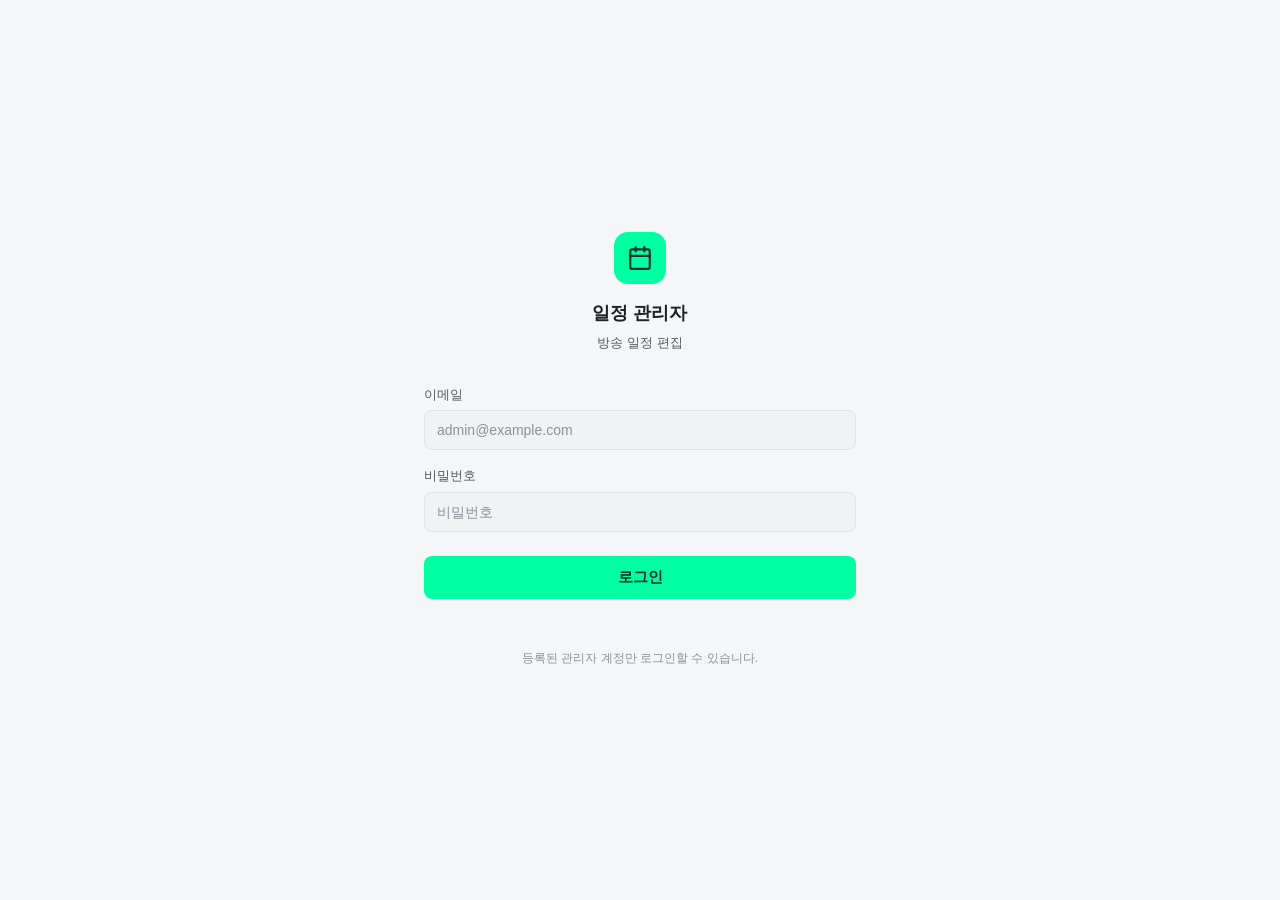
<file: admin/index.html>
<!DOCTYPE html>
<html lang="ko">
<head>
<meta charset="UTF-8" />
<meta name="viewport" content="width=device-width, initial-scale=1, maximum-scale=1" />
<title>일정 관리자</title>
<style>
  :root {
    --mint: #00FFA3; --mint-ink: #04342c;
    --bg: #0f1012; --surface: #16181b; --surface2: #1f2226;
    --border: #2a2d31; --border-strong: #3a3d42;
    --text: #eceded; --text-dim: #9a9ca1; --text-mute: #6b6d72;
    --danger: #ef5f5f; --amber: #e8c268;
  }
  @media (prefers-color-scheme: light) {
    :root {
      --bg: #f4f4f5; --surface: #ffffff; --surface2: #f0f1f2;
      --border: #e2e3e5; --border-strong: #cfd1d4;
      --text: #1c1d1f; --text-dim: #6b6d72; --text-mute: #9a9ca1;
    }
  }
  * { box-sizing: border-box; margin: 0; padding: 0; -webkit-tap-highlight-color: transparent; }
  html, body { background: var(--bg); color: var(--text);
    font-family: "Pretendard", "Apple SD Gothic Neo", -apple-system, sans-serif;
    font-size: 15px; line-height: 1.5; }
  body { max-width: 480px; margin: 0 auto; min-height: 100vh; }
  input {
    width: 100%; height: 40px; padding: 0 12px; font-size: 14px;
    background: var(--surface2); color: var(--text);
    border: 1px solid var(--border); border-radius: 8px; outline: none;
    font-family: inherit;
  }
  input:focus { border-color: var(--mint); }
  input::placeholder { color: var(--text-mute); }
  button { font-family: inherit; cursor: pointer; border: none; }
  .btn-primary { background: var(--mint); color: var(--mint-ink); font-weight: 600;
    font-size: 15px; padding: 12px; border-radius: 8px; width: 100%; }
  .btn-primary:active { transform: scale(0.99); }
  .btn-primary:disabled { opacity: 0.5; }
  .hidden { display: none !important; }
  .spin { display: inline-block; width: 15px; height: 15px; border: 2px solid var(--mint-ink);
    border-top-color: transparent; border-radius: 50%; animation: sp 0.7s linear infinite;
    vertical-align: -2px; }
  @keyframes sp { to { transform: rotate(360deg); } }

  /* 로그인 */
  #login { padding: 40px 24px; min-height: 100vh; display: flex; flex-direction: column;
    justify-content: center; }
  .logo { width: 52px; height: 52px; border-radius: 14px; background: var(--mint);
    display: flex; align-items: center; justify-content: center; margin: 0 auto 16px; }
  .logo svg { width: 26px; height: 26px; }
  .field-label { font-size: 13px; color: var(--text-dim); margin-bottom: 6px; display: block; }
  .err { color: var(--danger); font-size: 13px; margin-top: 12px; text-align: center; min-height: 18px; }

  /* 편집 */
  #app { min-height: 100vh; display: flex; flex-direction: column; }
  .topbar { display: flex; align-items: center; gap: 10px; padding: 14px 16px;
    border-bottom: 1px solid var(--border); position: sticky; top: 0; background: var(--bg); z-index: 5; }
  .topbar .ico { width: 30px; height: 30px; border-radius: 8px; background: var(--mint);
    display: flex; align-items: center; justify-content: center; flex-shrink: 0; }
  .topbar .ico svg { width: 16px; height: 16px; }
  .list { padding: 12px 14px 100px; }
  #list { padding-bottom: calc(140px + env(safe-area-inset-bottom)); }
  .editor-columns { min-width: 0; }
  .info-section { padding-bottom: 8px !important; }
  .info-head { display: flex; align-items: center; justify-content: space-between; gap: 8px; margin: 12px 2px 8px; }
  .info-head .group-label { margin: 0; }
  #infoList { display: flex; flex-direction: column; gap: 8px; }
  #infoList > .card { min-width: 0; margin-bottom: 0; }
  .info-card-row { height: 100%; align-items: stretch; }
  .info-card-row .directive-editor { height: 116px; min-height: 116px; max-height: 116px; white-space: pre; overflow-wrap: normal; overflow-x: auto; overflow-y: auto; scrollbar-gutter: stable both-edges; }
  .info-card-row .directive-editor::-webkit-scrollbar { width: 6px; height: 6px; }
  .info-card-row .directive-editor::-webkit-scrollbar-track { background: transparent; margin: 6px 0; }
  .info-card-row .directive-editor::-webkit-scrollbar-thumb { background: rgba(154,156,161,0.32); border-radius: 999px; }
  .info-add-card { min-height: 116px; align-self: stretch; justify-content: center; margin-top: 0; }
  .group-label { font-size: 12px; color: var(--text-mute); font-weight: 600; margin: 12px 2px 8px; }
  .card { border: 1px solid var(--border); border-radius: 10px; padding: 11px 12px; margin-bottom: 8px;
    background: var(--surface); }
  .card.off { background: var(--surface2); }
  .card-head { display: flex; align-items: center; gap: 8px; margin-bottom: 8px; }
  .card-date { width: auto; height: 26px; padding: 0 6px; font-size: 13px; font-weight: 600;
    background: transparent; border: 1px solid transparent; border-radius: 6px; }
  .card-date:focus { border-color: var(--mint); background: var(--surface2); }
  .card.off .card-date { color: var(--text-dim); }
  .card-head .grow { flex: 1; }
  .icon-btn { background: none; color: var(--text-mute); font-size: 0; padding: 4px; width: 28px; height: 28px; flex: 0 0 auto; display: inline-flex; align-items: center; justify-content: center; }
  .close-icon { display: block; flex-shrink: 0; pointer-events: none; }
  .member-chip-del .close-icon { width: 12px; height: 12px; }
  .directive-popup-close .close-icon, .feedback-drawer-close .close-icon { width: 20px; height: 20px; }
  .icon-btn svg { width: 16px; height: 16px; }
  .row { display: flex; gap: 8px; margin-bottom: 8px; }
  .row:last-child { margin-bottom: 0; }
  .row input.time { width: 70px; text-align: center; }
  .parts-wrap { margin-bottom: 8px; }
  .vods-wrap { margin-bottom: 8px; }
  .game-images-wrap { margin-bottom: 8px; }
  .game-image-item { padding: 9px; border: 1px solid var(--border); border-radius: 8px; background: rgba(127,127,127,0.04); margin-bottom: 8px; }
  .game-image-head { display: flex; align-items: center; gap: 8px; margin-bottom: 6px; }
  .game-image-head input { flex: 1 1 auto; min-width: 0; }
  .game-meta-hint { margin-top: 5px; color: var(--text-mute); font-size: 12px; line-height: 1.35; }
  .game-autocomplete-wrap { position: relative; flex: 1 1 auto; min-width: 0; }
  .game-autocomplete-wrap input { width: 100%; }
  .game-results { position: absolute; left: 0; right: 0; top: calc(100% + 4px); z-index: 20; margin-top: 0; box-shadow: 0 12px 28px rgba(0,0,0,0.38); }
  .game-results:empty { display: none; }
  .game-result { min-height: 38px; }
  .game-result-poster { width: 24px; height: 24px; border-radius: 5px; object-fit: cover; flex: 0 0 auto; background: var(--surface); }
  .game-result-poster-empty { display: inline-flex; align-items: center; justify-content: center; color: var(--mint); font-size: 11px; font-weight: 900; }
  .game-result-main { display: flex; align-items: center; justify-content: space-between; gap: 8px; min-width: 0; width: 100%; }
  .game-result-label { min-width: 0; overflow: hidden; text-overflow: ellipsis; white-space: nowrap; }
  .game-result-badge { flex: 0 0 auto; padding: 2px 5px; border-radius: 5px; background: rgba(0,255,163,0.1); color: var(--mint); font-size: 10px; font-weight: 900; }
  .game-result-badge.local { background: rgba(127,127,127,0.12); color: var(--text-mute); }
  .vod-item { padding: 9px; border: 1px solid var(--border); border-radius: 8px; background: rgba(127,127,127,0.04); margin-bottom: 8px; }
  .vod-head { display: flex; align-items: flex-start; justify-content: space-between; gap: 8px; margin-bottom: 6px; }
  .vod-head .style-toolbar { margin: 0; }
  .vod-fields { display: grid; grid-template-columns: 1fr; gap: 8px; }
  @media (max-width: 560px) { .vod-fields { grid-template-columns: 1fr; } .part-title-row { grid-template-columns: minmax(0,1fr); } .part-label-control { grid-column: 1 / -1; grid-row: 2; max-width: 150px; } .part-title-row .directive-editor { grid-row: 3; } }
  .part-item { margin-bottom: 12px; padding-bottom: 10px; border-bottom: 1px solid rgba(127,127,127,0.12); }
  .part-item:last-child { margin-bottom: 0; padding-bottom: 0; border-bottom: 0; }
  .part-title-row { display: grid; grid-template-columns: minmax(0,1fr) 150px; grid-template-rows: auto auto;
    gap: 6px 8px; align-items: start; margin-bottom: 6px; min-width: 0; }
  .part-title-row input { width: 100%; min-width: 0; }
  .part-title-row .style-toolbar { grid-column: 1; grid-row: 1; min-width: 0; margin: 0; }
  .part-label-control { grid-column: 2; grid-row: 1; display: grid; grid-template-columns: minmax(0, 78px) 1fr; gap: 5px; align-items: center; min-width: 0; }
  .part-title-row .part-label-input { width: 78px; height: 28px; }
  .part-title-row .part-label-input[readonly] { cursor: default; background: rgba(127,127,127,0.05); color: var(--text-mute); }
  .part-label-manual-toggle { width: 67px; height: 28px; padding: 0 8px; }
  .part-title-row .directive-editor { grid-column: 1 / -1; grid-row: 2; min-width: 0; max-width: 100%; }
  @media (max-width: 560px) { .part-title-row { grid-template-columns: minmax(0,1fr); grid-template-rows: auto auto auto; } .part-label-control { grid-column: 1 / -1; grid-row: 2; max-width: 150px; } .part-title-row .directive-editor { grid-row: 3; } }
  .part-item-head { display: flex; align-items: center; justify-content: space-between; gap: 8px; min-height: 28px; margin: -2px 0 9px; padding-bottom: 8px; border-bottom: 1px solid rgba(127,127,127,0.12); }
  .part-item-title { display: inline-flex; align-items: center; gap: 6px; min-width: 0; color: var(--text); font-size: 12px; font-weight: 900; }
  .part-item-title > span { min-width: 0; overflow: hidden; text-overflow: ellipsis; white-space: nowrap; }
  .part-header-badge { flex: 0 0 auto; height: 18px; padding: 0 6px; border-radius: 999px; background: rgba(0,255,163,0.1); color: var(--mint); font-size: 10px; font-weight: 900; line-height: 18px; }
  .part-header-badge.muted { background: rgba(127,127,127,0.12); color: var(--text-mute); }
  .part-tools-row { flex: 0 0 auto; display: flex; align-items: center; justify-content: flex-end; gap: 8px; }
  .part-category-box { margin: 8px 0 9px; padding: 9px; border: 1px solid var(--border); border-radius: 8px; background: rgba(127,127,127,0.035); }
  .part-category-search-wrap { margin-top: 7px; }
  .part-category-duration { display: flex; flex-wrap: wrap; align-items: center; gap: 8px; margin-top: 10px; color: var(--text); font-size: 12px; }
  .part-category-times { display: flex; flex-wrap: wrap; gap: 8px 16px; }
  .part-category-time-selects { display: flex; align-items: center; gap: 4px; }
  .part-category-time-selects select { width: 58px; height: 32px; padding: 0 4px; border: 1px solid var(--border); border-radius: 6px; background: var(--surface2); color: var(--text); font: inherit; }
  .part-category-selected { display: inline-flex; align-items: center; gap: 7px; max-width: 100%; min-height: 30px; margin-top: 6px; padding: 3px 6px 3px 4px; border: 1px solid rgba(0,255,163,0.22); border-radius: 8px; background: rgba(0,255,163,0.06); }
  .part-category-selected-label { min-width: 0; color: var(--text); font-size: 12px; font-weight: 800; overflow: hidden; text-overflow: ellipsis; white-space: nowrap; }
  .part-tool-actions { display: flex; align-items: center; gap: 5px; flex: 0 0 auto; }
  .directive-preview { display: none !important; }
  input.directive-source, textarea.directive-source { display: none !important; }
  .style-toolbar { display: flex; flex-wrap: wrap; gap: 4px; margin: 0 0 5px; }
  .style-divider { width: 1px; height: 22px; margin: 2px 3px; background: var(--border); }
  .style-btn { width: 28px; height: 26px; border: 1px solid var(--border); border-radius: 6px;
    background: var(--surface2); color: var(--text-dim); font-size: 13px; font-weight: 800;
    display: inline-flex; align-items: center; justify-content: center; }
  .style-btn:hover { border-color: var(--mint); color: var(--text); }
  .style-btn.underline { text-decoration: underline; text-underline-offset: 2px; }
  .style-btn.strike { text-decoration: line-through; }
  .style-btn.italic { font-style: italic; }
  .insert-btn { width: auto; min-width: 36px; padding: 0 8px; font-size: 12px; font-weight: 700; }
  .directive-popup-shell[hidden] { display: none; }
  .directive-popup-backdrop { position: fixed; inset: 0; z-index: 60; background: rgba(0,0,0,0.48); }
  .directive-popup { position: fixed; left: 50%; top: 50%; z-index: 61; width: min(540px, calc(100vw - 28px));
    transform: translate(-50%, -50%); border: 1px solid var(--border-strong); border-radius: 10px;
    background: var(--surface); box-shadow: 0 18px 46px rgba(0,0,0,0.5); overflow: hidden; }
  .directive-popup-head { display: flex; align-items: center; gap: 8px; padding: 12px 13px;
    border-bottom: 1px solid var(--border); }
  .directive-popup-title { flex: 1; font-size: 14px; font-weight: 800; color: var(--text); }
  .directive-popup-close { background: none; color: var(--text-dim); font-size: 22px; line-height: 1; padding: 0 4px; }
  .directive-popup-body { padding: 13px; }
  .directive-popup-field { margin-bottom: 10px; }
  .directive-popup-field:last-child { margin-bottom: 0; }
  .directive-popup-field label { display: block; margin-bottom: 5px; color: var(--text-dim); font-size: 12px; font-weight: 700; }
  .directive-popup-actions { display: flex; justify-content: flex-end; gap: 6px; margin-top: 12px; }
  .directive-popup-actions button { border-radius: 7px; padding: 8px 11px; font-size: 12px; font-weight: 800; }
  .directive-popup-cancel { border: 1px solid var(--border); background: var(--surface2); color: var(--text-dim); }
  .directive-popup-delete { margin-right: auto; border: 1px solid rgba(239,95,95,0.45); background: rgba(239,95,95,0.08); color: #fca5a5; }
  .directive-popup-delete:hover { border-color: rgba(239,95,95,0.72); background: rgba(239,95,95,0.14); }
  .directive-popup-apply { background: var(--mint); color: var(--mint-ink); }
  .directive-popup-results { max-height: 190px; overflow-y: auto; margin-top: 7px;
    border: 1px solid var(--border); border-radius: 8px; background: var(--surface2); }
  .directive-popup-results .member-result.selected { background: rgba(0,255,163,0.12); color: var(--mint); outline: 1px solid rgba(0,255,163,0.36); outline-offset: -1px; }
  .directive-popup-toolbar { margin: 0 0 6px; }
  .directive-editor.directive-popup-editor { min-height: 92px; max-height: 180px; overflow-x: auto; overflow-y: auto; white-space: pre; overflow-wrap: normal; scrollbar-gutter: stable both-edges; }
  .directive-editor { flex: 1 1 auto; width: 100%; min-width: 0; min-height: 46px; padding: 10px 11px;
    border: 1px solid var(--border); border-radius: 8px; background: var(--surface2); color: var(--text);
    font-size: 14px; line-height: 1.55; outline: none; white-space: pre-wrap; overflow-wrap: anywhere; }
  .directive-editor.singleline { height: auto; min-height: 54px; max-height: 128px; padding-bottom: 10px; white-space: pre-wrap; overflow-x: hidden; overflow-y: auto; scrollbar-gutter: stable; }
  .directive-editor.singleline::-webkit-scrollbar { width: 6px; height: 6px; }
  .directive-editor.singleline::-webkit-scrollbar-track { background: transparent; margin: 0 6px; }
  .directive-editor.singleline::-webkit-scrollbar-thumb { background: rgba(147,197,253,0.28); border-radius: 999px; }
  .directive-editor.multiline { min-height: 72px; }
  .directive-editor:focus { border-color: var(--mint); }
  .directive-editor:empty::before { content: attr(data-placeholder); color: var(--text-mute); pointer-events: none; }
  .directive-token { --token-color: var(--border-strong); --token-bg: var(--surface); display: inline-flex; cursor: pointer; align-items: center; flex-wrap: wrap; max-width: 100%; position: relative;
    padding: 3px 7px; border-radius: 6px; color: var(--text); background: var(--token-bg);
    border: 1px solid var(--token-color); font-size: 12px; font-weight: 700; line-height: 1.45; vertical-align: middle; }
  .directive-token-t { --token-color: rgba(0,255,163,0.42); --token-bg: rgba(0,255,163,0.07); }
  .directive-token-s { --token-color: rgba(232,194,104,0.52); --token-bg: rgba(232,194,104,0.08); }
  .directive-token-m { --token-color: rgba(251,113,133,0.46); --token-bg: rgba(251,113,133,0.07); }
  .directive-token-p { --token-color: rgba(0,255,163,0.42); --token-bg: rgba(0,255,163,0.07); }
  .directive-input-token { gap: 6px; margin: 2px; min-width: 0; }
  .directive-token-name { display: none; }
  .directive-popup-editor .directive-token, .directive-popup-editor .directive-token-label-editor, .directive-popup-editor .directive-input-token input { cursor: pointer; }
  .directive-input-token input { flex: 1 1 88px; cursor: pointer; width: auto; max-width: 100%; height: 24px; min-width: 54px; padding: 0 6px;
    border: 1px solid var(--border); border-radius: 5px; background: var(--surface2);
    color: var(--text); font-size: 12px; font-weight: 700; outline: none; }
  .directive-input-token input::placeholder { color: var(--text-mute); }
  .directive-input-token input:focus { border-color: var(--token-color); background: var(--surface); box-shadow: 0 0 0 2px rgba(255,255,255,0.04); }
  .directive-input-token .directive-token-label { flex: 1 1 96px; width: auto; max-width: 100%; }
  .directive-input-token .directive-token-url { flex: 1 1 150px; width: auto; max-width: 100%; }
  .directive-token-label-editor { display: inline-flex; align-items: center; flex-wrap: nowrap; gap: 3px; flex: 1 1 96px; min-width: 54px; max-width: 100%;
    min-height: 24px; padding: 2px 6px; border: 1px solid var(--border); border-radius: 5px;
    background: var(--surface2); color: var(--text); outline: none; overflow-x: auto; overflow-y: hidden; white-space: pre; overflow-wrap: normal; }
  .directive-token-label-editor:empty::before { content: attr(data-placeholder); color: var(--text-mute); pointer-events: none; }
  .directive-token-label-editor:focus { border-color: var(--token-color); background: var(--surface); box-shadow: 0 0 0 2px rgba(255,255,255,0.04); }
  .directive-token-label-editor::-webkit-scrollbar { height: 4px; }
  .directive-token-label-editor::-webkit-scrollbar-track { background: transparent; }
  .directive-token-label-editor::-webkit-scrollbar-thumb { background: rgba(154,156,161,0.32); border-radius: 999px; }
  .directive-token-label-editor .directive-input-token { flex: 0 0 auto; margin: 2px 0; }
  .directive-editor.singleline .directive-token-m { align-items: flex-start; }
  .directive-editor.singleline .directive-token-m .directive-token-url { flex-basis: 150px; }
  .editor-style-token { display: inline; }
  .editor-style-bold { font-weight: 800; }
  .editor-style-underline { text-decoration: underline; text-underline-offset: 2px; }
  .editor-style-strike { text-decoration: line-through; }
  .editor-style-italic { font-style: italic; }
  .directive-applied { display: inline-flex; padding: 3px 9px; border-radius: 7px;
    color: #93c5fd; background: rgba(96,165,250,0.12); border: 1px solid rgba(96,165,250,0.42);
    font-size: 12px; font-weight: 700; }
  .directive-feedback { display: inline-flex; padding: 3px 9px; border-radius: 7px;
    color: var(--mint); background: rgba(0,255,163,0.08); border: 1px solid rgba(0,255,163,0.28);
    font-size: 12px; font-weight: 700; }
  .directive-help { color: var(--text-mute); font-size: 12px; }
  .directive-ok { color: var(--mint); font-size: 12px; margin-left: 6px; }
  .part-label-input { flex: 0 0 86px; width: 86px; height: 40px; padding: 0 8px;
    font-size: 12px; color: var(--text-dim); text-align: center; }
  .part-label-input:disabled { opacity: 0.35; cursor: not-allowed; }
  .add-btn.small { padding: 7px; font-size: 12px; margin-top: 0; }
  .flag-toggles { display: flex; flex-wrap: wrap; gap: 5px; margin-bottom: 6px; }
  .part-option-toggles { align-items: center; }
  .flag-toggle { flex: 0 0 auto; height: 28px; padding: 0 9px; border-radius: 8px;
    border: 1px solid var(--border); background: transparent; color: var(--text-dim);
    font-size: 12px; font-weight: 600;
    display: flex; align-items: center; justify-content: center; opacity: 0.5; }
  .flag-toggle.on { opacity: 1; border-color: var(--mint); background: rgba(0,255,163,0.08);
    color: var(--mint); }
  .flag-toggle.speculative.on { border-color: #e8c268; background: rgba(232,194,104,0.12);
    color: #e8c268; }
  .cafe-time-toggle { flex: 0 0 auto; }
  .cafe-time-toggle.on { opacity: 1; border-color: #03c75a; background: rgba(3,199,90,0.1);
    color: #03c75a; }
  .video-time-toggle.on { opacity: 1; border-color: #60a5fa; background: rgba(96,165,250,0.12);
    color: #93c5fd; }
  .collab-box { margin: 0 0 6px; padding: 8px; border: 1px dashed var(--border-strong);
    border-radius: 8px; }
  .host-label { font-size: 12px; color: var(--text-dim); margin-bottom: 6px; }
  .member-chips { display: flex; flex-wrap: wrap; gap: 6px; margin-bottom: 8px; }
  .chips-empty { font-size: 12px; color: var(--text-mute); }
  .member-chip { display: flex; align-items: center; gap: 4px; background: var(--surface2);
    border: 1px solid var(--border); border-radius: 20px; padding: 2px 6px 2px 2px; }
  .member-chip img,
  .member-chip .member-avatar-fallback { width: 18px; height: 18px; border-radius: 50%; object-fit: cover; }
  .member-chip-name { font-size: 12px; color: var(--text); max-width: 90px; overflow: hidden;
    text-overflow: ellipsis; white-space: nowrap; }
  .member-chip-del { background: none; color: var(--text-mute); font-size: 14px; line-height: 1;
    padding: 0 2px; }
  .member-avatar-fallback { display: flex; align-items: center; justify-content: center;
    background: var(--border-strong); color: var(--text); font-size: 12px; font-weight: 700;
    flex-shrink: 0; }
  .member-search-wrap { position: relative; }
  .member-search { height: 34px; font-size: 13px; }
  .member-results { margin-top: 4px; max-height: 160px; overflow-y: auto;
    border: 1px solid var(--border); border-radius: 8px; background: var(--surface2); }
  .member-result { display: flex; align-items: center; gap: 8px; width: 100%; padding: 6px 8px;
    background: none; color: var(--text); font-size: 12px; text-align: left; }
  .member-result:hover { background: var(--surface); }
  .member-result.autocomplete-active { background: var(--surface); outline: 1px solid var(--mint); outline-offset: -1px; }
  .member-result img { width: 20px; height: 20px; border-radius: 50%; object-fit: cover; flex-shrink: 0; }
  .member-result-empty { padding: 8px; font-size: 12px; color: var(--text-mute); }
  .member-result-manual { color: var(--text-dim); border-top: 1px solid var(--border); }
  .directive-suggestions { position: fixed; z-index: 2147483647; max-height: 220px; overflow-y: auto;
    border: 1px solid var(--border-strong); border-radius: 8px; background: var(--surface);
    box-shadow: 0 14px 34px rgba(0,0,0,0.62); }
  .directive-suggestions[hidden] { display: none; }
  .move-col { display: flex; flex-direction: row; gap: 3px; flex: 0 0 auto; }
  .move-btn { width: 24px; height: 24px; background: none; border: 1px solid var(--border); color: var(--text-dim);
    font-size: 9px; line-height: 1; padding: 0; border-radius: 5px; cursor: pointer; }
  .move-btn:disabled { opacity: 0.3; cursor: default; }
  .note-row { display: flex; align-items: center; gap: 8px; }
  .note-row svg { width: 15px; height: 15px; color: var(--text-mute); flex-shrink: 0; }
  .note-row input { height: 34px; font-size: 13px; color: var(--text-dim); }
  .notes-wrap { margin-top: 8px; }
  .note-item { display: flex; align-items: flex-start; gap: 8px; margin-bottom: 6px; }
  .note-item textarea { flex: 1 1 auto; width: 100%; min-width: 0; min-height: 58px; resize: vertical;
    border: 1px solid var(--border); border-radius: 8px; background: var(--surface2);
    color: var(--text-dim); padding: 8px 10px; font-size: 13px; line-height: 1.45; }
  .note-editor-wrap { flex: 1 1 auto; min-width: 0; }
  .part-notes-wrap { margin: 9px 0 0; padding: 9px; border: 1px solid rgba(127,127,127,0.14); border-radius: 8px; background: rgba(0,0,0,0.06); }
  .part-note-item:last-of-type { margin-bottom: 8px; }
  .part-note-actions { display: flex; align-items: flex-start; gap: 6px; flex: 0 0 auto; }
  .part-note-actions .move-col { margin-top: 3px; }
  .note-item .directive-editor.multiline { width: 100%; min-height: 58px; padding: 8px 10px;
    color: var(--text-dim); font-size: 13px; line-height: 1.45; }
  .note-item .icon-btn { margin-top: 3px; }
  .hint { font-size: 12px; color: var(--text-mute); margin-top: 6px; }
  .toggle { width: 40px; height: 22px; border-radius: 11px; background: var(--border-strong);
    position: relative; flex-shrink: 0; transition: background 0.15s; cursor: pointer; }
  .toggle.on { background: var(--mint); }
  .toggle .knob { width: 18px; height: 18px; border-radius: 50%; background: #fff;
    position: absolute; top: 2px; left: 2px; transition: left 0.15s; }
  .toggle.on .knob { left: 20px; }
  .toggle-label { font-size: 12px; color: var(--text-dim); }
  .add-btn { width: 100%; border: 1px dashed var(--border-strong); background: transparent;
    color: var(--text-dim); font-size: 13px; padding: 11px; border-radius: 10px;
    display: flex; align-items: center; justify-content: center; gap: 6px; margin-top: 4px; }
  .add-btn svg { width: 16px; height: 16px; }
  .schedule-add-btn { width: auto; margin: 0; padding: 6px 8px; border-radius: 7px; font-size: 12px; }
  .schedule-group-head { display:flex; align-items:center; justify-content:space-between; gap:8px; margin:12px 2px 8px; }
  .schedule-group-head .group-label { margin:0; }
  .savebar { position: fixed; bottom: 0; left: 0; right: 0; max-width: 480px; margin: 0 auto;
    display: flex; align-items: center; gap: 10px; padding: 12px 16px;
    border-top: 1px solid var(--border); background: var(--bg); }
  .savebar .status { font-size: 12px; color: var(--text-mute); flex: 1; }
  .savebar .status.dirty { color: var(--amber); }
  .savebar button { background: var(--mint); color: var(--mint-ink); font-weight: 600;
    font-size: 14px; padding: 10px 22px; border-radius: 8px; }
  .savebar button:disabled { opacity: 0.4; }

  @media (min-width: 900px) {
    body { max-width: 1600px; }
    #login { width: 480px; margin: 0 auto; }
    .editor-columns {
      display: grid;
      grid-template-columns: minmax(360px, 0.8fr) minmax(620px, 1.2fr);
      align-items: start;
      gap: 16px;
      padding: 12px 14px calc(140px + env(safe-area-inset-bottom));
    }
    .editor-columns > .list { padding: 0; min-width: 0; }
    #list { padding-bottom: 0; }
    .savebar { max-width: 1600px; }
  }
  .status-select { display: flex; gap: 6px; margin-bottom: 8px; }
  .chip { flex: 1; text-align: center; font-size: 12px; padding: 6px; border-radius: 7px;
    border: 1px solid var(--border); color: var(--text-dim); background: transparent; }
  .chip.active { border-color: var(--mint); color: var(--mint); background: rgba(0,255,163,0.08); }
  .toast { position: fixed; bottom: 76px; left: 50%; transform: translateX(-50%);
    background: var(--surface2); border: 1px solid var(--border-strong); color: var(--text);
    font-size: 13px; padding: 10px 18px; border-radius: 20px; opacity: 0; transition: opacity 0.25s;
    pointer-events: none; z-index: 20; white-space: nowrap; }
  .toast.show { opacity: 1; }
  .empty { text-align: center; color: var(--text-mute); font-size: 13px; padding: 40px 0; }
  .feedback-head { display: flex; align-items: center; gap: 8px; margin-bottom: 10px; }
  .feedback-count { color: var(--text-dim); font-size: 12px; font-weight: 600; }
  .feedback-refresh { margin-left: auto; border: 1px solid var(--border); border-radius: 7px;
    background: var(--surface2); color: var(--text); padding: 6px 9px; font-size: 12px; font-weight: 600; }
  .feedback-card { margin-bottom: 8px; padding: 11px 12px; border: 1px solid var(--border);
    border-radius: 9px; background: var(--surface); }
  .feedback-meta { display: flex; align-items: center; gap: 7px; margin-bottom: 7px; }
  .feedback-type { padding: 3px 7px; border-radius: 999px; background: rgba(0,255,163,0.1);
    color: var(--mint); font-size: 12px; font-weight: 700; }
  .feedback-date { margin-left: auto; color: var(--text-dim); font-size: 12px; font-weight: 500; }
  .feedback-message { color: var(--text); font-size: 14px; font-weight: 500; line-height: 1.6; white-space: pre-wrap; overflow-wrap: anywhere; }
  .feedback-details { display: flex; flex-wrap: wrap; gap: 8px 12px; margin-top: 8px; }
  .feedback-details a, .feedback-details span { color: var(--text-dim); font-size: 12px; font-weight: 500; overflow-wrap: anywhere; }
  .feedback-details a { color: var(--mint); text-decoration: none; }
  .feedback-error { padding: 14px; border: 1px dashed var(--border-strong); border-radius: 8px;
    color: var(--text-dim); font-size: 12px; line-height: 1.6; }
  .feedback-toggle { position: relative; border: 1px solid var(--border-strong); border-radius: 8px;
    background: var(--surface2); color: var(--text); padding: 6px 9px; font-size: 12px; font-weight: 600; }
  .feedback-toggle-count { display: inline-flex; align-items: center; justify-content: center;
    min-width: 17px; height: 17px; margin-left: 4px; padding: 0 4px; border-radius: 999px;
    background: #ef4444; color: #fff; font-size: 12px; font-weight: 700; }
  .feedback-drawer-shell[hidden] { display: none; }
  .feedback-backdrop { position: fixed; inset: 0; z-index: 40; background: rgba(0,0,0,0.48); }
  .feedback-drawer { position: fixed; top: 0; right: 0; bottom: 0; z-index: 41;
    width: min(420px, 100vw); display: flex; flex-direction: column; background: var(--bg);
    border-left: 1px solid var(--border); box-shadow: -12px 0 36px rgba(0,0,0,0.4); }
  .feedback-drawer-head { display: flex; align-items: center; gap: 8px; padding: 14px;
    border-bottom: 1px solid var(--border); }
  .feedback-drawer-title { color: var(--text); font-size: 16px; font-weight: 700; }
  .feedback-drawer-close { margin-left: auto; background: none; color: var(--text);
    font-size: 24px; line-height: 1; padding: 2px 5px; }
  .feedback-filters { display: flex; align-items: center; gap: 5px; padding: 10px 14px; overflow-x: auto;
    border-bottom: 1px solid var(--border); }
  .feedback-filters + .feedback-filters { padding-top: 0; }
  .feedback-filter-label { flex: 0 0 auto; min-width: 28px; color: var(--text-dim);
    font-size: 12px; font-weight: 700; }
  .feedback-filter { flex: 0 0 auto; border: 1px solid var(--border-strong); border-radius: 999px;
    background: var(--surface); color: var(--text); padding: 6px 10px; font-size: 12px; font-weight: 600; }
  .feedback-filter.active { border-color: #2563eb; color: #fff; background: #2563eb; }
  .feedback-drawer-body { flex: 1 1 auto; min-height: 0; overflow-y: auto; padding: 12px 14px 24px; }
  .feedback-status-actions { display: flex; flex-wrap: wrap; gap: 5px; margin-top: 10px; }
  .feedback-delete-btn { flex: 0 0 auto; border: 1px solid rgba(239,68,68,0.45); border-radius: 6px; background: rgba(239,68,68,0.08); color: #fca5a5; padding: 4px 7px; font-size: 12px; font-weight: 700; cursor: pointer; }
  .feedback-delete-btn:hover { background: rgba(239,68,68,0.16); color: #fecaca; }
  .feedback-status-btn { border: 1px solid var(--border-strong); border-radius: 6px; background: var(--surface2);
    color: var(--text); padding: 6px 8px; font-size: 12px; font-weight: 600; }
  .feedback-status-btn[data-status="new"].active { border-color: #2563eb; color: #fff; background: #2563eb; }
  .feedback-status-btn[data-status="checking"].active { border-color: #7c3aed; color: #fff; background: #7c3aed; }
  .feedback-status-btn[data-status="hold"].active { border-color: #b45309; color: #fff; background: #b45309; }
  .feedback-status-btn[data-status="done"].active { border-color: #15803d; color: #fff; background: #15803d; }
  .feedback-card.feedback-status-new { background: rgba(59,130,246,0.07); border-color: rgba(59,130,246,0.42); }
  .feedback-card.feedback-status-checking { background: rgba(139,92,246,0.07); border-color: rgba(139,92,246,0.42); }
  .feedback-card.feedback-status-hold { background: rgba(245,158,11,0.07); border-color: rgba(245,158,11,0.42); }
  .feedback-card.feedback-status-done { background: rgba(34,197,94,0.06); border-color: rgba(34,197,94,0.34); }
  .feedback-card.feedback-status-done .feedback-message { color: var(--text); }
  .feedback-drawer .feedback-type { background: #475569; color: #fff; font-size: 12px; }
  .feedback-drawer .feedback-details a { color: #60a5fa; }
  @media (prefers-color-scheme: light) {
    .feedback-drawer .feedback-details a { color: #2563eb; }
  }

  /* 모바일 프론트 UI 정렬 */
  :root {
    --bg: #101114; --surface: #1b1c1f; --surface2: #232427;
    --border: #2e3033; --border-strong: #3a3c40;
    --text: #efeff1; --text-dim: #c9cacd; --text-mute: #777a80;
  }
  @media (prefers-color-scheme: light) {
    :root {
      --bg: #f5f6f7; --surface: #ffffff; --surface2: #f0f2f4;
      --border: #dfe2e6; --border-strong: #cfd4da;
      --text: #1e2024; --text-dim: #555a61; --text-mute: #8b9097;
    }
  }
  body { background: var(--bg); }
  input, textarea, .directive-editor { background: var(--surface2); border-color: var(--border); color: var(--text); }
  input:focus, textarea:focus, .directive-editor:focus { border-color: #00c878; box-shadow: 0 0 0 2px rgba(0,255,163,0.08); }
  .topbar { background: rgba(16,17,20,0.94); border-color: var(--border); backdrop-filter: blur(10px); }
  .topbar strong { color: var(--text); font-size: 16px; font-weight: 700; }
  .topbar .ico { border-radius: 10px; background: #00c878; color: #062b20; }
  .list { padding: 12px 14px 110px; }
  .schedule-group-head, .info-head { margin: 14px 2px 10px; }
  .group-label { color: var(--text-dim); font-size: 13px; font-weight: 800; }
  .card { border-color: var(--border); border-radius: 10px; background: var(--surface); padding: 12px 14px; margin-bottom: 10px; }
  .card.off { background: rgba(157,158,163,0.08); }
  .card-head { gap: 7px; padding-bottom: 9px; margin-bottom: 10px; border-bottom: 1px solid rgba(127,127,127,0.12); }
  .card-date { height: 30px; color: var(--text-dim); font-weight: 800; }
  .row input.time { width: 82px; height: 34px; color: var(--text); font-weight: 700; }
  .schedule-editor-section { margin: 14px 0 0; padding: 12px 0 0; border: 0; border-top: 1px solid rgba(127,127,127,0.14); border-radius: 0; background: transparent; }
  .schedule-editor-section-head { display: flex; align-items: center; justify-content: space-between; gap: 8px; min-height: 28px; margin: 0 0 8px; color: var(--text-dim); font-size: 12px; line-height: 1; font-weight: 900; }
  .schedule-editor-section-head > span { min-width: 0; }
  .section-add-btn { flex: 0 0 auto; width: auto; min-height: 26px; padding: 0 8px; border-radius: 7px; font-size: 11px; line-height: 1; }
  .parts-wrap.schedule-editor-section { margin-top: 12px; padding-top: 0; border-top: 0; }
  .notes-wrap.schedule-editor-section, .vods-wrap.schedule-editor-section, .game-images-wrap.schedule-editor-section, .schedule-title-history-panel.schedule-editor-section { background: transparent; }
  .part-item { position: relative; padding: 10px 10px 10px 12px; margin-bottom: 14px; border: 1px solid rgba(127,127,127,0.18); border-left: 3px solid rgba(0,255,163,0.58); border-radius: 8px; background: rgba(255,255,255,0.026); }
  .part-item:last-child { border-bottom: 1px solid rgba(127,127,127,0.18); padding-bottom: 10px; }
  .vod-item, .game-image-item { padding: 8px 0; margin-bottom: 8px; border: 0; border-bottom: 1px solid rgba(127,127,127,0.1); border-radius: 0; background: transparent; }
  .vod-item:last-child, .game-image-item:last-child { border-bottom: 0; padding-bottom: 0; }
  .style-toolbar { gap: 5px; margin-bottom: 6px; }
  .style-btn { border-color: var(--border-strong); background: #232427; color: var(--text-dim); border-radius: 7px; }
  .style-btn:hover { border-color: #00c878; color: var(--text); background: #2b2d31; }
  .insert-btn { color: #00FFA3; background: rgba(0,255,163,0.08); border-color: rgba(0,255,163,0.22); }
  .directive-token { border-radius: 7px; }
  .flag-toggle { border-color: var(--border-strong); background: rgba(255,255,255,0.02); border-radius: 8px; color: var(--text-dim); opacity: 0.72; }
  .flag-toggle.on { border-color: #00c878; background: rgba(0,255,163,0.1); color: #00FFA3; opacity: 1; }
  .toggle { background: #3a3c40; }
  .toggle.on { background: #00c878; }
  .add-btn { border-color: rgba(0,255,163,0.24); color: var(--text-dim); background: rgba(0,255,163,0.035); border-radius: 9px; font-weight: 800; }
  .add-btn:hover { color: #00FFA3; background: rgba(0,255,163,0.08); }
  .schedule-add-btn { height: 30px; padding: 0 10px; border-style: solid; }
  .savebar { background: rgba(16,17,20,0.96); border-color: var(--border); backdrop-filter: blur(10px); }
  .savebar button { background: #00c878; color: #062b20; border-radius: 9px; font-weight: 800; }
  .toast, .directive-popup, .feedback-drawer { background: var(--surface); border-color: var(--border-strong); }
  @media (prefers-color-scheme: light) {
    .topbar, .savebar { background: rgba(245,246,247,0.94); }
    .part-notes-wrap { background: rgba(0,0,0,0.025); }
    .part-item { background: rgba(255,255,255,0.72); }
    .vod-item, .game-image-item { background: transparent; }
    .style-btn { background: #ffffff; }
    .style-btn:hover { background: #f5f6f7; }
    .insert-btn { color: #008a43; background: rgba(3,169,80,0.08); border-color: rgba(3,169,80,0.24); }
    .savebar button, .topbar .ico, .toggle.on { background: #03a950; color: #ffffff; }
  }
  @media (max-width: 560px) {
    .topbar { padding: 12px 14px; }
    .card { padding: 12px; }
    .card-head { flex-wrap: wrap; }
    .card-date { flex: 1 1 145px; height: 34px; background: var(--surface2); border-color: var(--border); }
    .flag-toggle { min-height: 32px; }
    .style-btn { width: 32px; height: 30px; }
    .insert-btn { width: auto; min-width: 56px; }
    .add-btn.small { min-height: 38px; }
  }

  /* 모바일 프론트형 월간 + 상세 편집 */
  .admin-schedule-calendar { position: relative; margin: 0 0 12px; padding: 12px; border: 1px solid var(--border); border-radius: 10px; background: var(--surface); }
  .admin-calendar-head { position: relative; display: flex; align-items: center; justify-content: space-between; min-height: 30px; margin-bottom: 8px; }
  .admin-calendar-title { position: absolute; left: 50%; transform: translateX(-50%); color: var(--text); font-size: 18px; line-height: 1; font-weight: 900; }
  .admin-calendar-arrow { width: 30px; height: 30px; border-radius: 7px; background: transparent; color: #00FFA3; display: inline-flex; align-items: center; justify-content: center; }
  .admin-calendar-arrow svg { width: 18px; height: 18px; fill: none; stroke: currentColor; stroke-width: 2; stroke-linecap: round; stroke-linejoin: round; }
  .admin-calendar-arrow:hover { background: rgba(0,255,163,0.08); }
  .admin-calendar-grid { display: grid; grid-template-columns: repeat(7, minmax(0, 1fr)); gap: 5px; }
  .admin-calendar-weekday { color: var(--text-mute); font-size: 12px; font-weight: 800; text-align: center; padding: 2px 0 4px; }
  .admin-calendar-blank { min-height: 64px; border-radius: 8px; background: rgba(255,255,255,0.02); }
  .admin-calendar-day { min-width: 0; min-height: 64px; padding: 7px 5px; border: 1px solid transparent; border-radius: 8px; background: var(--surface2); color: var(--text-dim); display: flex; flex-direction: column; align-items: center; justify-content: flex-start; gap: 5px; }
  .admin-calendar-day:hover { border-color: var(--border-strong); background: #2b2d31; }
  .admin-calendar-day.is-today { border-color: rgba(0,255,163,0.42); background: rgba(0,255,163,0.08); }
  .admin-calendar-day.is-selected { border-color: #00c878; box-shadow: 0 0 0 1px rgba(0,255,163,0.2); }
  .admin-calendar-day.has-schedule .admin-calendar-date { color: var(--text); }
  .admin-calendar-day.is-off { background: rgba(157,158,163,0.1); }
  .admin-calendar-date { color: var(--text-dim); font-size: 12px; font-weight: 800; line-height: 1; }
  .admin-calendar-chip { width: 100%; max-width: 100%; padding: 3px 4px; border-radius: 6px; background: rgba(0,255,163,0.1); color: #00FFA3; font-size: 11px; font-weight: 800; line-height: 1.15; white-space: nowrap; overflow: hidden; text-overflow: ellipsis; text-align: center; }
  .admin-calendar-day.is-off .admin-calendar-chip { background: rgba(157,158,163,0.14); color: var(--text-dim); }
  .admin-schedule-detail { margin-top: 10px; }
  .admin-detail-title { margin: 0 2px 8px; color: var(--text-dim); font-size: 13px; font-weight: 900; }
  .admin-detail-empty { min-height: 190px; padding: 22px 14px; border: 1px dashed var(--border-strong); border-radius: 10px; background: var(--surface); display: flex; flex-direction: column; align-items: center; justify-content: center; gap: 8px; text-align: center; }
  .admin-detail-empty strong { color: var(--text); font-size: 16px; font-weight: 900; }
  .admin-detail-empty span { color: var(--text-mute); font-size: 13px; font-weight: 700; }
  .admin-schedule-detail > .card { margin-bottom: 0; }
  @media (prefers-color-scheme: light) {
    .admin-calendar-day:hover { background: #eceef0; }
    .admin-calendar-blank { background: #fafafa; }
    .admin-calendar-chip { color: #008a43; background: rgba(3,169,80,0.1); }
  }
  @media (max-width: 560px) {
    .admin-schedule-calendar { padding: 10px; }
    .admin-calendar-grid { gap: 4px; }
    .admin-calendar-day, .admin-calendar-blank { min-height: 58px; }
    .admin-calendar-chip { font-size: 10px; padding: 3px 2px; }
  }

  body { max-width: none; margin: 0; min-height: 100vh; }
  #app { min-height: 100vh; display: block; }
  .admin-shell { display: grid; grid-template-columns: 220px minmax(0, 1fr); min-height: 100vh; }
  .admin-sidebar { position: sticky; top: 0; height: 100vh; padding: 18px 12px; border-right: 1px solid var(--border); background: var(--surface); }
  .admin-brand { display: flex; align-items: center; gap: 10px; padding: 0 8px 18px; border-bottom: 1px solid var(--border); margin-bottom: 12px; }
  .admin-brand .ico { width: 32px; height: 32px; border-radius: 9px; background: var(--mint); display: flex; align-items: center; justify-content: center; flex: 0 0 auto; }
  .admin-brand .ico svg { width: 17px; height: 17px; }
  .admin-brand-title { color: var(--text); font-size: 15px; font-weight: 900; line-height: 1.2; }
  .admin-brand-sub { color: var(--text-mute); font-size: 12px; font-weight: 700; line-height: 1.3; }
  .admin-menu { display: flex; flex-direction: column; gap: 6px; }
  .content-placeholder { padding: 28px 18px; border: 1px dashed var(--border-strong); border-radius: 10px; background: var(--surface); color: var(--text-dim); font-size: 13px; font-weight: 700; text-align: center; }
  .admin-menu-item { width: 100%; min-height: 40px; padding: 0 10px; border-radius: 8px; background: transparent; color: var(--text-dim); font-size: 14px; font-weight: 800; text-align: left; display: flex; align-items: center; justify-content: space-between; gap: 8px; }
  .admin-menu-item:hover { background: var(--surface2); color: var(--text); }
  .admin-menu-item.active { background: rgba(0,255,163,0.1); color: var(--mint); }
  .admin-main { min-width: 0; padding-bottom: calc(86px + env(safe-area-inset-bottom)); }
  .admin-panel[hidden] { display: none; }
  .admin-panel { min-width: 0; }
  .rating-admin-head { display:flex; align-items:center; gap:10px; margin-bottom:12px; }
  .rating-admin-head strong { flex:1; min-width:0; color:var(--text); font-size:14px; }
  .rating-delete-action { flex:0 0 auto; padding:5px 7px; border:0; border-radius:6px; background:transparent; color:var(--text-mute); font-size:11px; font-weight:800; cursor:pointer; }
  .rating-delete-action:hover,.rating-delete-action:focus-visible { background:rgba(239,68,68,.1); color:#f87171; outline:none; }
  .rating-admin-grid { display:grid; grid-template-columns:repeat(2,minmax(0,1fr)); gap:10px; }
  .rating-admin-grid label { display:grid; gap:6px; color:var(--text-dim); font-size:12px; font-weight:800; }
  .rating-admin-grid input,.rating-admin-grid textarea { width:100%; box-sizing:border-box; }
  .rating-admin-wide { grid-column:1/-1; }
  .rating-admin-toolbar { align-items:center; }
  .rating-add-compact { min-height:26px; padding:0 9px; border:1px solid rgba(0,255,163,.3); border-radius:7px; background:rgba(0,255,163,.07); color:var(--mint); font-size:11px; font-weight:800; cursor:pointer; }
  .rating-add-compact:hover { background:rgba(0,255,163,.13); }
  .rating-badge-list { display:flex; flex-wrap:wrap; gap:7px; padding:2px 0 12px; }
  .rating-title-badge { max-width:100%; min-height:30px; padding:0 11px; overflow:hidden; border:1px solid var(--border-strong); border-radius:999px; background:var(--surface); color:var(--text-dim); font-size:12px; font-weight:800; text-overflow:ellipsis; white-space:nowrap; cursor:pointer; }
  .rating-title-badge:hover { border-color:rgba(0,255,163,.5); color:var(--text); }
  .rating-title-badge.active { border-color:var(--mint); background:rgba(0,255,163,.1); color:var(--mint); }
  .rating-admin-editor { margin:0 0 12px; }
  .rating-image-input { display:flex; gap:7px; align-items:center; }
  .rating-image-input input { min-width:0; flex:1; }
  .rating-upload-action { flex:0 0 auto; min-height:34px; padding:0 10px; border:1px solid rgba(0,255,163,.3); border-radius:7px; background:rgba(0,255,163,.07); color:var(--mint); font-size:11px; font-weight:800; cursor:pointer; }
  .rating-upload-action:hover { background:rgba(0,255,163,.13); }
  .rating-upload-action:disabled { opacity:.55; cursor:wait; }
  .rating-image-preview { display:block; width:96px; margin-top:7px; overflow:hidden; border:1px solid var(--border); border-radius:8px; background:var(--surface2); }
  .rating-image-preview img { display:block; width:100%; aspect-ratio:3/4; object-fit:cover; }
  @media(max-width:700px){.rating-admin-grid{grid-template-columns:1fr}.rating-admin-wide{grid-column:auto}}
  .settings-section { padding-bottom: calc(120px + env(safe-area-inset-bottom)); }
  .settings-card { padding: 14px; }
  .settings-row { display: flex; align-items: center; justify-content: space-between; gap: 14px; }
  .settings-copy { min-width: 0; }
  .settings-title { color: var(--text); font-size: 15px; font-weight: 900; line-height: 1.3; }
  .settings-desc { margin-top: 4px; color: var(--text-dim); font-size: 12px; line-height: 1.45; }
  .settings-toggle { flex: 0 0 auto; display: inline-flex; align-items: center; gap: 8px; min-height: 32px; padding: 0 4px 0 8px; border: 1px solid var(--border); border-radius: 8px; background: var(--surface2); color: var(--text-dim); }
  .settings-toggle .toggle-label { min-width: 24px; text-align: center; font-weight: 900; }
  .settings-warning { margin-top: 12px; padding: 9px 10px; border: 1px solid rgba(232,194,104,0.34); border-radius: 8px; background: rgba(232,194,104,0.08); color: var(--amber); font-size: 12px; font-weight: 700; line-height: 1.45; }
  .lol-account-grid { display: grid; grid-template-columns: minmax(0, 1fr) 92px; gap: 8px; margin-top: 12px; }
  .lol-account-grid label { display: flex; flex-direction: column; gap: 5px; min-width: 0; color: var(--text-dim); font-size: 12px; font-weight: 800; }
  .lol-account-grid input, .lol-account-grid select { width: 100%; height: 36px; padding: 0 10px; border: 1px solid var(--border); border-radius: 7px; background: var(--surface2); color: var(--text); font-size: 13px; outline: none; }
  .lol-account-grid input:focus, .lol-account-grid select:focus { border-color: var(--mint); box-shadow: 0 0 0 3px rgba(0,255,163,0.1); }
  .lol-account-meta { display: flex; flex-wrap: wrap; gap: 6px; margin-top: 10px; color: var(--text-dim); font-size: 12px; font-weight: 800; }
  .lol-account-meta span { display: inline-flex; align-items: center; min-height: 22px; padding: 0 7px; border-radius: 7px; background: rgba(127,127,127,0.1); }
  .live-title-history-head { align-items: flex-start; }
  .live-title-history-list { display: flex; flex-direction: column; gap: 6px; margin-top: 9px; }
  .live-title-history-item { position: relative; padding: 7px 8px 7px 10px; border: 1px solid var(--border); border-radius: 7px; background: rgba(255,255,255,0.025); }
  .live-title-history-main { color: var(--text); font-size: 12px; font-weight: 800; line-height: 1.35; white-space: pre-wrap; overflow-wrap: anywhere; }
  .live-title-history-meta { display: flex; flex-wrap: nowrap; align-items: center; gap: 4px; margin-top: 3px; color: var(--text-mute); font-size: 10px; font-weight: 700; }
  .live-title-history-category { display: inline-flex; align-items: center; gap: 4px; max-width: 100%; padding: 2px 6px; border-radius: 999px; background: rgba(0,255,163,0.1); color: var(--mint); font-size: 10px; font-weight: 900; }
  .live-title-history-category b { color: inherit; font-size: 9px; opacity: 0.75; }
  .live-title-history-category.muted { background: rgba(127,127,127,0.12); color: var(--text-mute); }
  .live-title-history-prev { margin-top: 4px; color: var(--text-dim); font-size: 11px; line-height: 1.35; white-space: pre-wrap; overflow-wrap: anywhere; }
  .live-title-history-category-edit { display: grid; grid-template-columns: minmax(0,1fr) auto; align-items: center; gap: 5px; margin-top: 0; min-width: 0; }
  .live-title-history-category-edit .game-autocomplete-wrap { min-width: 0; }
  .live-title-history-category-edit input { height: 30px; padding: 0 8px; font-size: 12px; border-radius: 7px; }
  .live-title-history-category-edit .add-btn.small { width: auto; min-height: 24px; height: 24px; padding: 0 7px; border-radius: 6px; font-size: 10px; line-height: 1; white-space: nowrap; }
  .live-title-history-meta > span:first-child { flex: 1 1 auto; min-width: 0; overflow: hidden; text-overflow: ellipsis; white-space: nowrap; }
  .live-title-history-item.is-omitted { border-color: rgba(232,194,104,0.72); background: linear-gradient(90deg, rgba(232,194,104,0.18), rgba(232,194,104,0.055)); box-shadow: inset 3px 0 0 var(--amber); }
  .live-title-history-item.is-omitted .live-title-history-main { color: #ffd98a; text-decoration: line-through; text-decoration-thickness: 1px; text-decoration-color: rgba(255,217,138,0.7); }
  .live-title-history-item.is-omitted .live-title-history-meta { color: #c9a95d; }
  .live-title-history-omitted { flex: 0 0 auto; display: inline-flex; align-items: center; height: 17px; padding: 0 6px; border: 1px solid rgba(232,194,104,0.55); border-radius: 999px; background: rgba(232,194,104,0.24); color: #ffe1a1; font-size: 9px; font-weight: 900; }
  .live-title-history-empty { padding: 12px 0 2px; }

  .schedule-title-history-btn { flex: 0 0 auto; width: auto; min-height: 26px; padding: 0 8px; border-style: solid; border-color: rgba(0,255,163,0.24); border-radius: 7px; color: var(--text-dim); white-space: nowrap; }
  .schedule-title-history-btn:hover, .schedule-title-history-btn.on { border-color: rgba(0,255,163,0.55); background: rgba(0,255,163,0.1); color: var(--mint); }
  .schedule-title-history-panel { margin: 0 0 10px; background: rgba(0,255,163,0.035); }
  .schedule-title-history-list { margin-top: 0; gap: 9px; }
  .live-title-history-group { display: flex; flex-direction: column; gap: 5px; padding: 7px; border: 1px solid rgba(0,255,163,0.26); border-left: 3px solid rgba(0,255,163,0.72); border-radius: 8px; background: rgba(255,255,255,0.035); box-shadow: inset 0 1px 0 rgba(255,255,255,0.045); }
  .live-title-history-group + .live-title-history-group { margin-top: 4px; }
  .live-title-history-category-row { display: grid; grid-template-columns: minmax(0,1fr) auto; align-items: center; gap: 5px; margin: -1px -1px 3px; padding: 5px 6px; border-bottom: 1px solid rgba(0,255,163,0.22); border-radius: 5px 5px 0 0; background: rgba(0,255,163,0.065); }
  .live-title-history-category-row.is-hidden { opacity: 1; background: rgba(232,194,104,0.105); border-bottom-color: rgba(232,194,104,0.38); }
  .live-title-history-toggle { flex: 0 0 auto; width: auto; min-height: 20px; height: 20px; margin-left: 0; padding: 0 6px; border-radius: 6px; font-size: 10px; line-height: 1; white-space: nowrap; }
  .live-title-history-inline-warning { margin-top: 0; }
  .chapter-preview-head { margin-top: 14px; padding-top: 12px; border-top: 1px solid var(--border); }
  .chapter-preview { margin-top: 8px; }
  .chapter-preview-session-wrap + .chapter-preview-session-wrap { margin-top: 10px; }
  .chapter-preview-session { margin-bottom: 5px; color: var(--text-dim); font-size: 11px; font-weight: 900; }
  .chapter-preview-session-head { display: flex; align-items: center; justify-content: space-between; gap: 10px; margin-bottom: 7px; }
  .chapter-preview-session-head .chapter-preview-session { margin-bottom: 0; }
  .chapter-preview-session a { color: var(--mint); white-space: nowrap; }
  .chapter-preview-session-head { flex-wrap: wrap; }
  .chapter-ready-toggle { flex: 0 0 auto; height: 28px; padding: 0 8px; font-size: 11px; white-space: nowrap; }
  .chapter-preview-list { display: flex; flex-direction: column; gap: 5px; margin: 0; padding: 0; list-style: none; }
  .chapter-preview-row { display: grid; grid-template-columns: auto minmax(0,1fr) max-content; align-items: center; gap: 6px; padding: 6px 8px; border: 1px solid var(--border); border-radius: 7px; background: rgba(255,255,255,0.025); }
  .chapter-row-actions { display: flex; align-items: center; justify-content: flex-end; flex-wrap: nowrap; gap: 6px; white-space: nowrap; }
  .chapter-preview-row.is-new > span:empty { display: none; }
  .chapter-preview-row .add-btn.small, .chapter-preview-row .flag-toggle { width: auto; min-width: 0; height: 28px; margin: 0; padding: 0 7px; border-radius: 6px; font-size: 11px; line-height: 1; white-space: nowrap; }
  .chapter-preview-row .add-btn.small { display: inline-flex; gap: 3px; }
  .chapter-order-buttons .add-btn.small { width: 28px; padding: 0; }
  .chapter-order-buttons { display: inline-flex; flex: 0 0 auto; flex-wrap: nowrap; gap: 4px; white-space: nowrap; }
  .chapter-order-buttons button:disabled { opacity: 0.35; cursor: default; }
  .chapter-preview-row.is-new { border-style: dashed; background: rgba(0,255,163,0.035); }
  .chapter-preview-row .game-autocomplete-wrap { min-width: 0; }
  .chapter-preview-row .game-autocomplete-wrap .chapter-preview-title { width: 100%; }
  .chapter-preview-row.is-hidden { opacity: 0.58; border-style: dashed; }
  .chapter-time-selects { display: flex; align-items: center; gap: 3px; color: var(--text-dim); font-size: 11px; white-space: nowrap; }
  .chapter-time-selects select { width: 44px; height: 28px; padding: 0 3px; border: 1px solid var(--border); border-radius: 6px; background: var(--surface2); color: var(--text-dim); font-size: 11px; font-weight: 600; font-variant-numeric: tabular-nums; }
  .chapter-preview-title { min-width: 0; width: 100%; height: 28px; padding: 0 8px; border: 1px solid var(--border); border-radius: 6px; background: var(--surface2); color: var(--text); font-size: 12px; font-weight: 800; }
  .chapter-preview-row b { color: var(--text-mute); font-size: 9px; }
  .chapter-preview-row .chapter-hidden-toggle { min-width: 44px; }
  @media (max-width: 680px) { .chapter-preview-row { grid-template-columns: minmax(0,1fr) auto auto; } .chapter-preview-row .chapter-time-selects, .chapter-preview-row .game-autocomplete-wrap { grid-column: 1 / -1; } .chapter-row-actions { grid-column: 1 / -1; } }
  @media (max-width: 560px) { .settings-row { align-items: flex-start; } .lol-account-grid { grid-template-columns: 1fr; } }
  .topbar { position: sticky; top: 0; }
  .editor-columns { min-width: 0; }
  #infoList, #noticeList, #updateList { display: flex; flex-direction: column; gap: 8px; }
  #noticeList > .card, #updateList > .card { min-width: 0; margin-bottom: 0; }

  .info-section-card { display: grid; grid-template-columns: minmax(52px, 0.24fr) minmax(0, 1fr) auto; align-items: center; gap: 10px; padding: 11px 13px; background: rgba(0,255,163,0.035); }
  .info-section-card-line { height: 1px; background: linear-gradient(90deg, rgba(0,255,163,0.65), rgba(0,255,163,0.06)); }
  .info-section-input { height: 34px; padding: 0 10px; border-color: transparent; background: transparent; color: var(--text); font-size: 13px; font-weight: 900; }
  .info-section-input:focus { border-color: var(--mint); background: var(--surface2); }
  .info-section-card .info-card-actions { min-height: 34px; }
  .info-section-toolbar-btn { min-width: 58px; }
  @media (max-width: 560px) { .info-section-card { grid-template-columns: 32px minmax(0, 1fr); } .info-section-card .info-card-actions { grid-column: 1 / -1; justify-content: flex-end; } }
  .info-structured-card { display: flex; flex-direction: column; gap: 10px; }
  .info-structured-head { position: relative; display: grid; grid-template-columns: minmax(0, 1fr) auto; gap: 8px; align-items: center; padding-left: 14px; }
  .info-structured-head::before { content: ""; position: absolute; left: 0; top: 50%; width: 7px; height: 7px; border-radius: 50%; background: var(--mint); box-shadow: 0 0 0 3px rgba(0,255,163,0.12); transform: translateY(-50%); }
  .info-structured-title { height: 42px; color: var(--text); font-size: 16px; font-weight: 950; border-color: rgba(0,255,163,0.36); background: rgba(0,255,163,0.055); }
  .info-sub-title { display: block; width: 100%; min-height: 54px; max-height: 160px; resize: vertical; padding: 10px 12px; border: 0; border-radius: 0; background: transparent; color: var(--text); font-size: 13px; font-weight: 400; line-height: 1.45; white-space: pre-wrap; overflow-wrap: anywhere; outline: none; }
  .info-sub-list { display: flex; flex-direction: column; gap: 9px; }
  .info-sub-card { padding: 9px; border: 1px solid rgba(127,127,127,0.16); border-radius: 8px; background: rgba(255,255,255,0.025); }
  .info-sub-head { display: grid; grid-template-columns: minmax(0, 1fr) auto; gap: 8px; align-items: center; margin-bottom: 7px; }
  .info-sub-card.no-body .info-sub-head { margin-bottom: 0; }
  .info-sub-title-shell { overflow: hidden; border: 1px solid var(--border-strong); border-radius: 8px; background: var(--surface2); }
  .info-sub-title-toolbar { min-height: 34px; display: flex; align-items: center; padding: 4px 6px; border-bottom: 1px solid rgba(127,127,127,0.16); background: rgba(0,0,0,0.06); }
  .info-sub-title-toolbar .style-toolbar { margin: 0; }
  .info-sub-title-shell .directive-editor { min-height: 38px; border: 0; border-radius: 0; background: transparent; box-shadow: none; font-size: 13px; font-weight: 400; }
  .info-sub-editor-shell { overflow: hidden; border: 1px solid var(--border-strong); border-radius: 8px; background: var(--surface2); }
  .info-sub-toolbar { min-height: 38px; display: flex; align-items: center; padding: 5px 6px; border-bottom: 1px solid rgba(127,127,127,0.16); background: rgba(0,0,0,0.08); }
  .info-sub-toolbar .style-toolbar { margin: 0; }
  .info-sub-editor-shell .directive-editor { min-height: 116px; border: 0; border-radius: 0; background: transparent; box-shadow: none; }
  .info-sub-body { display: block; width: 100%; min-height: 116px; resize: vertical; padding: 11px 12px; border: 0; background: transparent; color: var(--text); font-size: 14px; line-height: 1.65; outline: none; }
  .info-sub-add { margin-top: 0; }
  .info-body-items { display:grid; gap:12px; min-width:0; }
  .info-body-item { min-width:0; }
  .info-body-item-head { display:flex; align-items:center; justify-content:space-between; margin-bottom:5px; color:var(--text-mute); font-size:12px; }
  .info-body-item .directive-editor, .info-body-item .info-sub-body { min-height:64px; }
  @media (max-width: 560px) { .info-structured-head, .info-sub-head { grid-template-columns: 1fr; } .info-sub-head .info-card-actions, .info-structured-head .info-card-actions { justify-content: flex-end; } }
  .info-card { padding: 13px; }
  .info-field { min-width: 0; width: 100%; }
  .info-editor-shell { width: 100%; min-width: 0; overflow: hidden; border-radius: 8px; border: 1px solid var(--border-strong); background: linear-gradient(180deg, rgba(255,255,255,0.035), rgba(255,255,255,0.012)), var(--surface2); transition: border-color 0.14s, box-shadow 0.14s, background 0.14s; }
  .info-editor-shell:focus-within { border-color: #00c878; background: var(--surface2); box-shadow: 0 0 0 3px rgba(0,255,163,0.1); }
  .info-card-head { display: flex; align-items: center; justify-content: space-between; gap: 8px; min-height: 38px; padding: 5px 6px; border-bottom: 1px solid rgba(127,127,127,0.16); background: rgba(0,0,0,0.08); }
  .info-card-toolbar { flex: 1 1 auto; min-width: 0; min-height: 28px; display: flex; align-items: center; gap: 5px; }
  .info-card-toolbar .style-toolbar { margin: 0; }
  .info-editor-shell .directive-editor { min-height: 148px; border: 0; border-radius: 0; background: transparent; box-shadow: none; }
  .info-editor-shell .directive-editor:focus { border-color: transparent; box-shadow: none; }

  .info-card-actions { flex: 0 0 auto; min-height: 28px; display: flex; align-items: center; justify-content: flex-end; gap: 5px; }
  .info-card-actions .flag-toggle { margin-left: 3px; }
  .info-textarea { display: block; width: 100%; min-width: 0; min-height: 148px; resize: vertical; padding: 12px 13px; border: 0; border-radius: 0; background: transparent; color: var(--text); font-size: 14px; line-height: 1.65; outline: none; scrollbar-gutter: stable; }
  .info-textarea::placeholder { color: var(--text-mute); }
  .info-textarea:focus { box-shadow: none; }
  @media (prefers-color-scheme: light) {
    .info-editor-shell { background: linear-gradient(180deg, rgba(255,255,255,0.92), rgba(255,255,255,0.72)), var(--surface2); }
    .info-card-head { background: rgba(0,0,0,0.025); }
  }
  .notice-card { padding: 13px; }
  .notice-field { min-width: 0; width: 100%; }
  .notice-editor-shell { width: 100%; min-width: 0; overflow: hidden; border-radius: 8px; border: 1px solid var(--border-strong); background: linear-gradient(180deg, rgba(255,255,255,0.035), rgba(255,255,255,0.012)), var(--surface2); transition: border-color 0.14s, box-shadow 0.14s, background 0.14s; }
  .notice-editor-shell:focus-within { border-color: #00c878; background: var(--surface2); box-shadow: 0 0 0 3px rgba(0,255,163,0.1); }
  .notice-card-head { display: flex; align-items: center; justify-content: space-between; gap: 8px; min-height: 38px; padding: 5px 6px; border-bottom: 1px solid rgba(127,127,127,0.16); background: rgba(0,0,0,0.08); }
  .notice-card-toolbar { flex: 1 1 auto; min-width: 0; min-height: 28px; display: flex; align-items: center; gap: 5px; }
  .notice-card-toolbar .style-toolbar { margin: 0; }
  .notice-card-actions { flex: 0 0 auto; min-height: 28px; display: flex; align-items: center; justify-content: flex-end; gap: 5px; }
  .notice-editor-shell .directive-editor { min-height: 148px; border: 0; border-radius: 0; background: transparent; box-shadow: none; }
  .notice-editor-shell .directive-editor:focus { border-color: transparent; box-shadow: none; }
  .notice-textarea { display: block; width: 100%; min-width: 0; min-height: 148px; resize: vertical; padding: 12px 13px; border: 0; border-radius: 0; background: transparent; color: var(--text); font-size: 14px; line-height: 1.65; outline: none; scrollbar-gutter: stable; }
  .notice-textarea::placeholder { color: var(--text-mute); }
  .notice-textarea:focus { box-shadow: none; }
  .update-title-row { display: grid; grid-template-columns: 58px minmax(0, 1fr); align-items: center; gap: 8px; padding: 10px 12px; border-bottom: 1px solid rgba(127,127,127,0.14); }
  .update-title-row label { color: var(--text-dim); font-size: 12px; font-weight: 900; }
  .update-title-input { width: 100%; min-width: 0; height: 34px; padding: 0 10px; border: 1px solid var(--border); border-radius: 7px; background: var(--surface); color: var(--text); font-size: 14px; font-weight: 800; outline: none; }
  .update-title-input:focus { border-color: #00c878; box-shadow: 0 0 0 3px rgba(0,255,163,0.1); }
  .update-body-textarea { min-height: 168px; }
  .gnimti-admin-section { padding-bottom: calc(120px + env(safe-area-inset-bottom)); }
  .gnimti-admin-card { padding: 14px; display: flex; flex-direction: column; gap: 12px; }
  .gnimti-admin-head { display: flex; align-items: center; justify-content: space-between; gap: 12px; }
  .gnimti-member-list, .gnimti-roster-list { display: flex; flex-direction: column; gap: 10px; }
  .gnimti-member-card { padding: 11px; border: 1px solid var(--border); border-radius: 8px; background: rgba(255,255,255,0.025); }
  .gnimti-member-main { display: grid; grid-template-columns: minmax(0, 1fr) 112px 112px auto; align-items: center; gap: 8px; }
  .gnimti-member-main input, .gnimti-member-main select, .gnimti-image-row input { min-width: 0; height: 34px; padding: 0 10px; border: 1px solid var(--border); border-radius: 7px; background: var(--surface); color: var(--text); font-size: 13px; outline: none; }
  .gnimti-member-main input:focus, .gnimti-member-main select:focus, .gnimti-image-row input:focus { border-color: #00c878; box-shadow: 0 0 0 3px rgba(0,255,163,0.1); }
  .gnimti-member-images { display: grid; grid-template-columns: repeat(2, minmax(0, 1fr)); gap: 10px; margin-top: 10px; }
  .gnimti-image-field { min-width: 0; display: flex; flex-direction: column; gap: 6px; }
  .gnimti-image-field label { color: var(--text-dim); font-size: 12px; font-weight: 900; }
  .gnimti-image-row { display: grid; grid-template-columns: minmax(0, 1fr) auto; gap: 8px; align-items: center; }
  .gnimti-image-preview { min-height: 120px; max-height: 240px; display: grid; place-items: center; padding: 8px; border: 1px solid var(--border); border-radius: 8px; background: rgba(0,0,0,0.12); overflow: hidden; }
  .gnimti-image-preview img { display: block; max-width: 100%; max-height: 220px; object-fit: contain; border-radius: 6px; }
  .gnimti-roster-item { display: grid; grid-template-columns: minmax(0, 1fr) auto; align-items: start; gap: 8px; padding: 10px; border: 1px solid var(--border); border-radius: 8px; background: rgba(255,255,255,0.025); }
  @media (max-width: 760px) { .gnimti-member-main, .gnimti-member-images, .gnimti-roster-item { grid-template-columns: 1fr; } .gnimti-admin-head { align-items: flex-start; } }
  @media (prefers-color-scheme: light) {
    .notice-editor-shell { background: linear-gradient(180deg, rgba(255,255,255,0.92), rgba(255,255,255,0.72)), var(--surface2); }
    .notice-card-head { background: rgba(0,0,0,0.025); }
  }

  .feedback-drawer-shell, .feedback-backdrop { display: none !important; }
  .feedback-drawer { position: static; width: auto; min-height: calc(100vh - 140px); border-left: 0; box-shadow: none; background: transparent; }
  .feedback-drawer-head { padding: 12px 14px; }
  .feedback-drawer-close { display: none; }
  .feedback-drawer-body { overflow: visible; }
  .feedback-drawer .feedback-type { background: #475569; color: #fff; font-size: 12px; }
  .feedback-drawer .feedback-details a { color: #60a5fa; }
  .savebar { max-width: none; left: 220px; }
  @media (min-width: 900px) {
    body { max-width: none; }
    .editor-columns { display: block; padding: 0; }
    .editor-columns > .list { padding: 12px 14px 0; }
    #list { padding-bottom: 0; }
    .savebar { max-width: none; }
  }
  @media (max-width: 760px) {
    .admin-shell { grid-template-columns: 1fr; }
    .admin-sidebar { position: sticky; top: 0; z-index: 8; height: auto; padding: 10px 10px 8px; border-right: 0; border-bottom: 1px solid var(--border); }
    .admin-brand { display: none; }
    .admin-menu { flex-direction: row; gap: 5px; overflow-x: auto; }
    .admin-menu-item { flex: 0 0 auto; width: auto; min-width: 74px; justify-content: center; text-align: center; }
    .savebar { left: 0; }
  }

</style>
</head>
<body>

<div id="login">
  <div class="logo">
    <svg viewBox="0 0 24 24" fill="none" stroke="#04342c" stroke-width="2" stroke-linecap="round" stroke-linejoin="round"><rect x="3" y="4" width="18" height="18" rx="2"/><line x1="16" y1="2" x2="16" y2="6"/><line x1="8" y1="2" x2="8" y2="6"/><line x1="3" y1="10" x2="21" y2="10"/></svg>
  </div>
  <p style="text-align:center;font-size:18px;font-weight:600;">일정 관리자</p>
  <p style="text-align:center;font-size:13px;color:var(--text-dim);margin-top:6px;margin-bottom:32px;">방송 일정 편집</p>

  <label class="field-label">이메일</label>
  <input id="email" type="email" autocomplete="username" placeholder="admin@example.com" style="margin-bottom:16px;" />

  <label class="field-label">비밀번호</label>
  <input id="password" type="password" autocomplete="current-password" placeholder="비밀번호" style="margin-bottom:24px;" />

  <button id="loginBtn" class="btn-primary">로그인</button>
  <div id="loginErr" class="err"></div>
  <p style="margin-top:20px;font-size:12px;color:var(--text-mute);text-align:center;line-height:1.6;">등록된 관리자 계정만 로그인할 수 있습니다.</p>
</div>

<div id="app" class="hidden">
  <div class="admin-shell">
    <aside class="admin-sidebar">
      <div class="admin-brand">
        <div class="ico"><svg viewBox="0 0 24 24" fill="none" stroke="#04342c" stroke-width="2" stroke-linecap="round" stroke-linejoin="round"><rect x="3" y="4" width="18" height="18" rx="2"/><line x1="16" y1="2" x2="16" y2="6"/><line x1="8" y1="2" x2="8" y2="6"/><line x1="3" y1="10" x2="21" y2="10"/></svg></div>
        <div><div class="admin-brand-title">&#44288;&#47532;&#51088;</div><div class="admin-brand-sub" id="channelLabel">&#52292;&#45328;</div></div>
      </div>
      <nav class="admin-menu" aria-label="&#44288;&#47532;&#51088; &#47700;&#45684;">
        <button type="button" class="admin-menu-item active" data-admin-menu="schedule">&#51068;&#51221;</button>
        <button type="button" class="admin-menu-item" data-admin-menu="info">&#49548;&#49885;</button>
        <button type="button" class="admin-menu-item" data-admin-menu="notice">&#44277;&#51648;</button>
        <button type="button" class="admin-menu-item" data-admin-menu="updates">&#50629;&#45936;&#51060;&#53944;</button>
        <button type="button" class="admin-menu-item" data-admin-menu="gnimti">그님티</button>
        <button type="button" class="admin-menu-item" data-admin-menu="ratings">따타스코어</button>
        <button type="button" class="admin-menu-item" data-admin-menu="feedback">&#47928;&#51032;&#54632;<span id="feedbackToggleCount" class="feedback-toggle-count">0</span></button>
        <button type="button" class="admin-menu-item" data-admin-menu="settings">&#49444;&#51221;</button>
      </nav>
    </aside>
    <main class="admin-main">
      <div class="topbar">
        <div style="flex:1;min-width:0;"><p style="font-size:14px;font-weight:700;">&#50724;&#45720;&#51032; &#48169;&#49569; &#50508;&#47548;</p><p style="font-size:12px;color:var(--text-dim);">&#47700;&#45684;&#47484; &#49440;&#53469;&#54644; &#44288;&#47532;&#54616;&#49464;&#50836;</p></div>
        <button id="logoutBtn" class="icon-btn" aria-label="&#47196;&#44536;&#50500;&#50883;"><svg viewBox="0 0 24 24" fill="none" stroke="currentColor" stroke-width="2" stroke-linecap="round" stroke-linejoin="round"><path d="M9 21H5a2 2 0 0 1-2-2V5a2 2 0 0 1 2-2h4"/><polyline points="16 17 21 12 16 7"/><line x1="21" y1="12" x2="9" y2="12"/></svg></button>
      </div>
      <section id="schedulePanel" class="admin-panel" data-admin-panel="schedule"><section id="list" class="list"></section></section>
      <section id="infoPanel" class="admin-panel" data-admin-panel="info" hidden><section class="list info-section"><div class="schedule-group-head"><p class="group-label">&#49548;&#49885;/&#50696;&#51221; &#53080;&#53584;&#52768;</p></div><div id="infoList"></div></section></section>
      <section id="noticePanel" class="admin-panel" data-admin-panel="notice" hidden><section class="list info-section"><div id="noticeList"></div></section></section>
      <section id="updatePanel" class="admin-panel" data-admin-panel="updates" hidden><section class="list info-section"><div id="updateList"></div></section></section>
      <section id="gnimtiPanel" class="admin-panel" data-admin-panel="gnimti" hidden><section class="list gnimti-admin-section"><div id="gnimtiList"></div></section></section>
      <section id="gameRatingsPanel" class="admin-panel" data-admin-panel="ratings" hidden><section class="list"><div id="gameRatingsList"></div></section></section>
      <section id="settingsPanel" class="admin-panel" data-admin-panel="settings" hidden><section class="list settings-section"><div id="settingsList"></div></section></section>
      <section id="feedbackPanel" class="admin-panel" data-admin-panel="feedback" hidden>
        <aside class="feedback-drawer" aria-label="&#47928;&#51032; &#48143; &#51228;&#48372; &#44288;&#47532;">
          <div class="feedback-drawer-head"><span class="feedback-drawer-title">&#47928;&#51032;&#54632;</span><span id="feedbackCount" class="feedback-count"></span><button id="feedbackRefresh" class="feedback-refresh" type="button">&#49352;&#47196;&#44256;&#52840;</button><button id="feedbackDrawerClose" class="feedback-drawer-close" type="button" aria-label="&#45803;&#44592;"><svg class="close-icon" width="16" height="16" viewBox="0 0 24 24" fill="none" stroke="currentColor" stroke-width="2" stroke-linecap="round" aria-hidden="true" focusable="false"><path d="m6 6 12 12M18 6 6 18"/></svg></button></div>
          <div class="feedback-filters" id="feedbackFilters"><span class="feedback-filter-label">&#49345;&#53468;</span><button class="feedback-filter active" data-feedback-filter="all">&#51204;&#52404;</button><button class="feedback-filter" data-feedback-filter="new">&#51217;&#49688;</button><button class="feedback-filter" data-feedback-filter="checking">&#54869;&#51064;&#51473;</button><button class="feedback-filter" data-feedback-filter="hold">&#48372;&#47448;</button><button class="feedback-filter" data-feedback-filter="done">&#52376;&#47532;&#50756;&#47308;</button></div>
          <div class="feedback-filters" id="feedbackTypeFilters"><span class="feedback-filter-label">&#51333;&#47448;</span><button class="feedback-filter active" data-feedback-type-filter="all">&#51204;&#52404;</button></div>
          <div class="feedback-drawer-body" id="feedbackList"><div class="empty" style="padding:18px 0;">&#48520;&#47084;&#50724;&#45716; &#51473;</div></div>
        </aside>
      </section>
    </main>
  </div>
  <div class="savebar"><button id="saveBtn" disabled>&#51200;&#51109;</button><span id="saveStatus" class="status">&#48320;&#44221; &#50630;&#51020;</span></div>
</div>

<div id="toast" class="toast"></div>

<script src="config.js?v=20260712-feedback-drawer"></script>
<script src="vendor/supabase-2.45.4.min.js"></script>
<script src="app.js?v=20261017-video-chapters"></script>
</body>
</html>
</file>
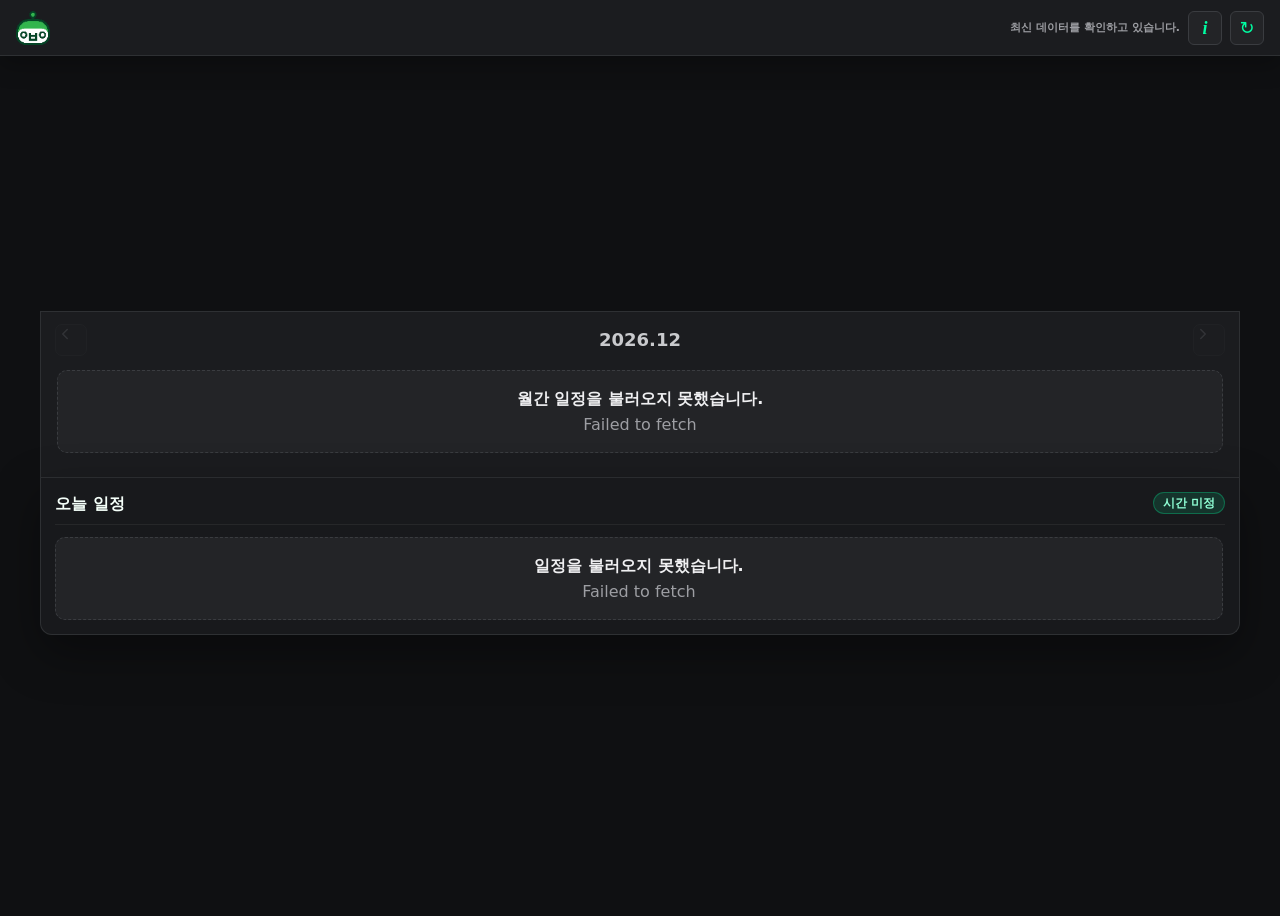
<file: mobile/index.html>
﻿<!doctype html>
<html lang="ko">
<head>
  <meta charset="utf-8" />
  <meta name="viewport" content="width=device-width, initial-scale=1, viewport-fit=cover" />
  <meta name="theme-color" content="#1b1c1f" />
  <meta name="description" content="치지직 방송 일정을 모바일에서 확인합니다." />
  <meta name="apple-mobile-web-app-capable" content="yes" />
  <meta name="apple-mobile-web-app-title" content="오뱅알" />
  <meta name="apple-mobile-web-app-status-bar-style" content="black-translucent" />
  <title>오뱅알 일정</title>
  <link rel="manifest" href="manifest.webmanifest" />
  <link rel="apple-touch-icon" href="../icons/icon128.png" />
  <link rel="icon" href="../icons/icon48.png" />
  <link rel="stylesheet" href="styles.css" />
</head>
<body>
  <div class="app-shell">
    <header class="topbar compact-topbar" data-mobile-header></header>

    <div class="app-update-banner" id="appUpdateBanner" hidden>
      <span id="appUpdateMessage">새 버전을 사용할 수 있습니다.</span>
      <button type="button" id="appUpdateBtn">업데이트</button>
    </div>
    <main class="main schedule-only">
      <section class="schedule-view active" id="monthView" aria-labelledby="monthHeading">
        <div class="month-head">
          <button class="month-nav" type="button" id="prevMonthBtn" aria-label="이전 달"><span class="month-nav-icon" aria-hidden="true"><svg viewBox="0 0 24 24" focusable="false"><path d="m15 18-6-6 6-6" /></svg></span></button>
          <h2 id="monthHeading">월간 일정</h2>
          <button class="month-nav" type="button" id="nextMonthBtn" aria-label="다음 달"><span class="month-nav-icon" aria-hidden="true"><svg viewBox="0 0 24 24" focusable="false"><path d="m9 18 6-6-6-6" /></svg></span></button>
        </div>
        <div class="month-grid" id="monthGrid" aria-live="polite"></div>
      </section>

      <section class="schedule-view active selected-schedule-view" id="weekView" aria-labelledby="selectedScheduleHeading">
        <div class="selected-schedule-head">
          <div>
            <h2 id="selectedScheduleHeading">오늘 일정</h2>
          </div>
        </div>
        <div class="schedule-list calendar-list" id="scheduleList" aria-live="polite">
          <div class="schedule-card loading"><div class="skeleton line"></div><div class="skeleton block"></div></div>
        </div>
      </section>
    </main>
  </div>


  <div class="info-popup" id="infoPopup" hidden>
    <div class="info-popup-panel" role="dialog" aria-modal="true" aria-labelledby="infoPopupTitle">
      <div class="info-popup-head">
        <h2 id="infoPopupTitle">소식 및 정보</h2>
        <button class="info-popup-close" type="button" data-info-close aria-label="닫기">×</button>
      </div>
      <div class="mobile-info-list info-popup-list" id="infoList" aria-live="polite">
        <div class="mobile-info-card loading"><div class="skeleton line wide"></div><div class="skeleton block"></div></div>
      </div>
    </div>
  </div>

  <template id="emptyTemplate">
    <div class="empty-state">
      <strong>표시할 일정이 없습니다.</strong>
      <span>관리자 페이지에서 일정이 등록되면 여기에 표시됩니다.</span>
    </div>
  </template>

  <script src="config.js"></script>
  <script src="header.js"></script>
  <script src="app.js"></script>
</body>
</html>
</file>
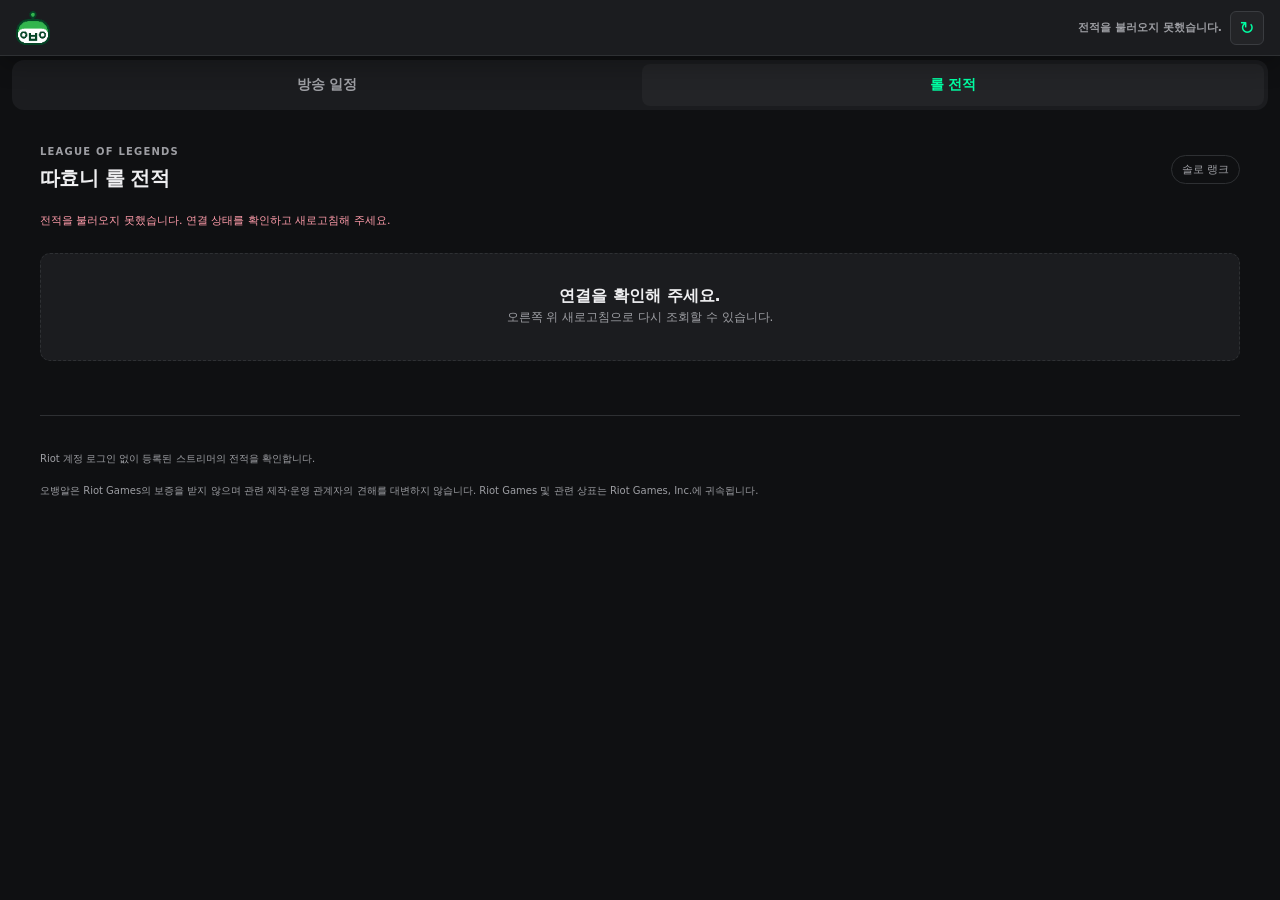
<file: mobile/lol.html>
<!doctype html>
<html lang="ko"><head><meta charset="utf-8"><meta name="viewport" content="width=device-width,initial-scale=1,viewport-fit=cover"><meta name="theme-color" content="#1b1c1f"><meta name="description" content="따효니의 리그 오브 레전드 티어와 최근 솔로 랭크 전적을 모바일에서 확인하세요."><meta name="apple-mobile-web-app-capable" content="yes"><title>따효니 롤 전적 · 오뱅알</title><link rel="manifest" href="manifest.webmanifest"><link rel="icon" href="../icons/icon48.png"><link rel="apple-touch-icon" href="../icons/icon128.png"><link rel="stylesheet" href="styles.css"><link rel="stylesheet" href="lol.css"></head>
<body data-view="lol"><a class="skip" href="#main">본문으로 이동</a><div class="app-shell"><header class="topbar compact-topbar" data-mobile-header></header>
<nav class="mobile-service-tabs" aria-label="서비스" data-mobile-tabs></nav>
<main id="main" class="main lol-main"><div class="page-heading"><div><p class="eyebrow">LEAGUE OF LEGENDS</p><h1 id="pageTitle">따효니 롤 전적</h1></div><span class="queue">솔로 랭크</span></div>
<p id="status" class="status" role="status">최신 전적을 확인하고 있습니다.</p><div id="content" aria-busy="true"><div class="placeholder"><span></span><span></span><span></span></div></div>
</main><footer><p>Riot 계정 로그인 없이 등록된 스트리머의 전적을 확인합니다.</p><p>오뱅알은 Riot Games의 보증을 받지 않으며 관련 제작·운영 관계자의 견해를 대변하지 않습니다. Riot Games 및 관련 상표는 Riot Games, Inc.에 귀속됩니다.</p></footer></div><script src="config.js"></script><script src="header.js"></script><script src="lol.js"></script></body></html>
</file>
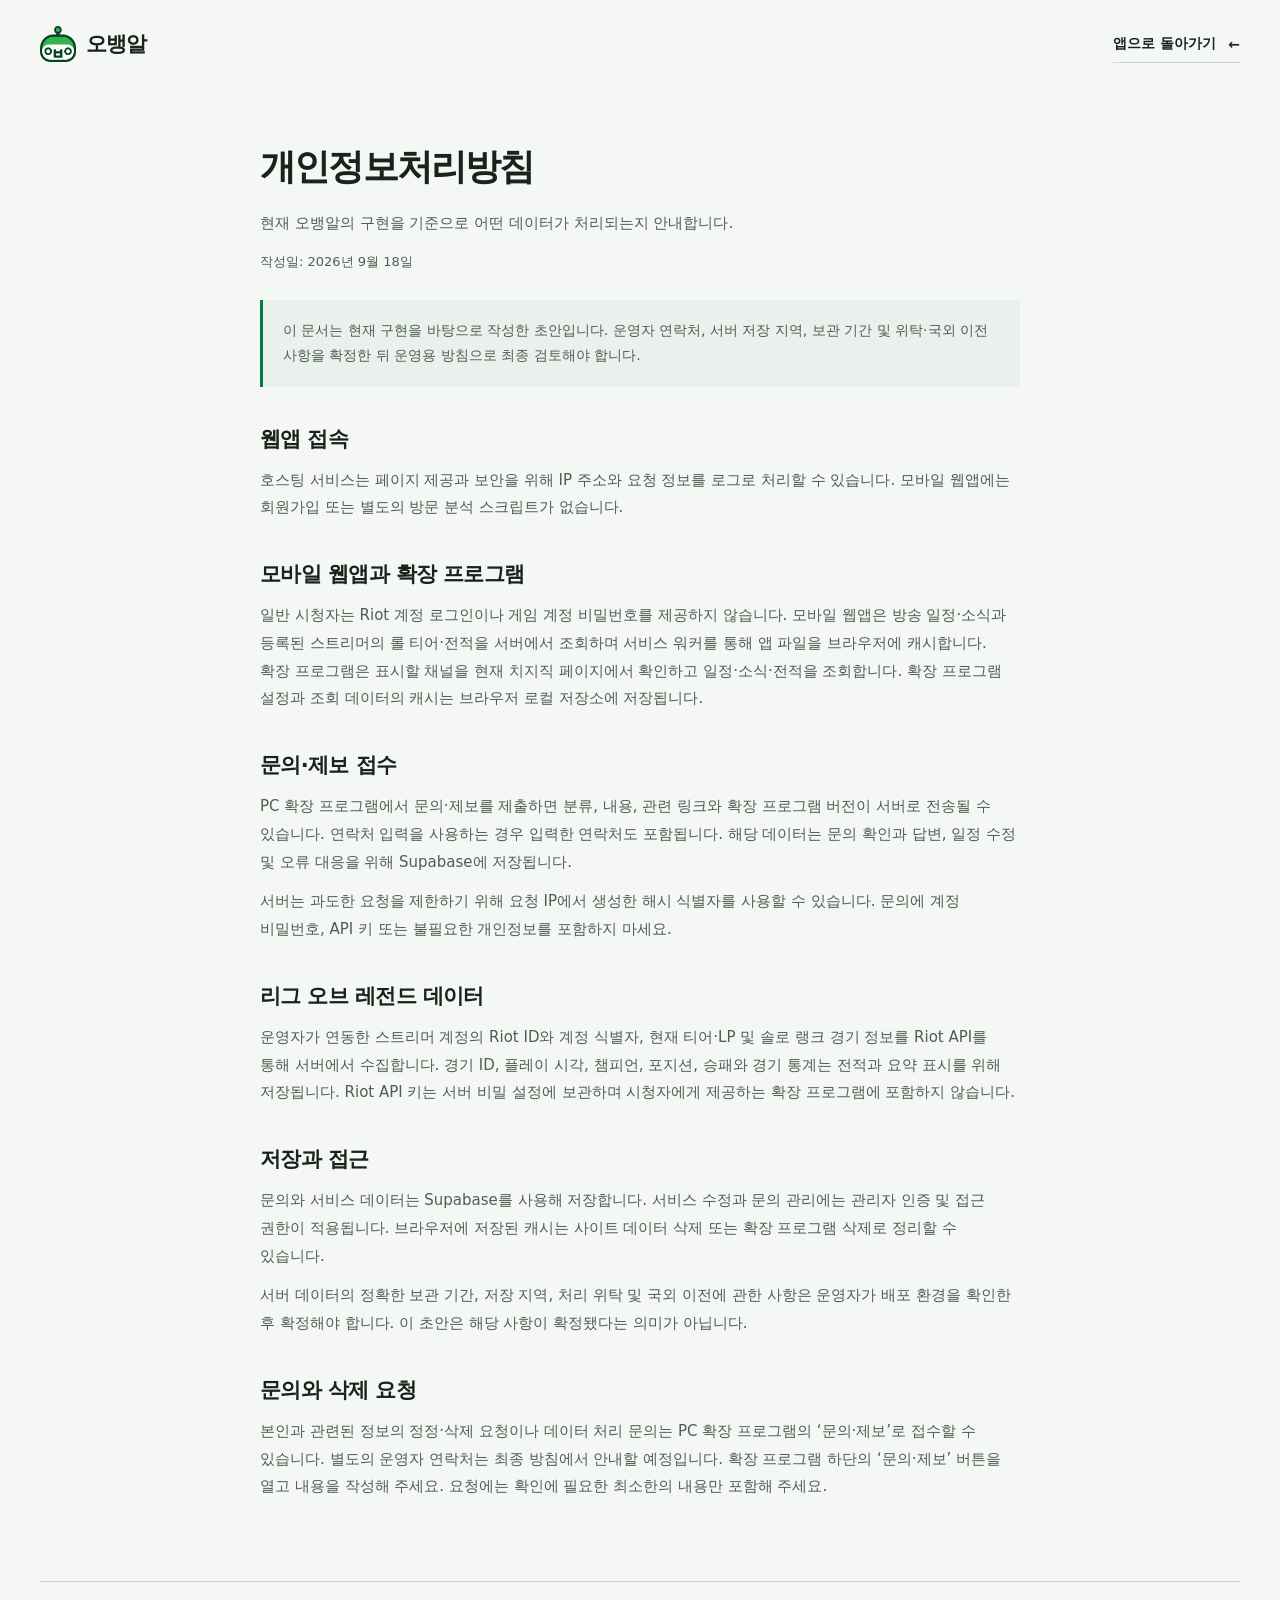
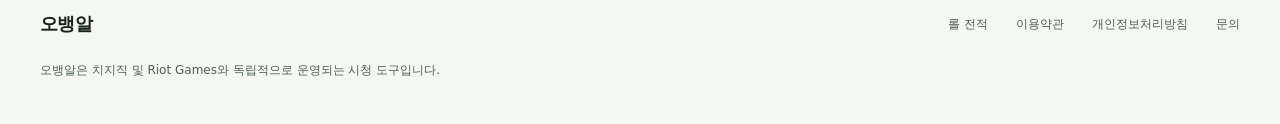
<file: mobile/about/privacy.html>
<!doctype html><html lang="ko"><head><meta charset="utf-8"><meta name="viewport" content="width=device-width, initial-scale=1"><meta name="theme-color" content="#17191b"><title>개인정보처리방침 | 오뱅알</title><meta name="description" content="현재 오뱅알의 구현을 기준으로 어떤 데이터가 처리되는지 안내합니다."><link rel="icon" href="../../icons/icon48.png"><link rel="stylesheet" href="about.css"></head><body><a class="skip-link" href="#main">본문으로 이동</a><header class="site-header wrap"><a class="brand" href="../lol.html"><img src="../../icons/icon128.png" width="36" height="36" alt=""><span>오뱅알</span></a><a class="header-app" href="../lol.html">앱으로 돌아가기 <span aria-hidden="true">←</span></a></header><main id="main" class="policy wrap"><h1>개인정보처리방침</h1><p class="intro">현재 오뱅알의 구현을 기준으로 어떤 데이터가 처리되는지 안내합니다.</p><p class="policy-date">작성일: 2026년 9월 18일</p>
<div class="policy-note">이 문서는 현재 구현을 바탕으로 작성한 초안입니다. 운영자 연락처, 서버 저장 지역, 보관 기간 및 위탁·국외 이전 사항을 확정한 뒤 운영용 방침으로 최종 검토해야 합니다.</div>
<section><h2>웹앱 접속</h2><p>호스팅 서비스는 페이지 제공과 보안을 위해 IP 주소와 요청 정보를 로그로 처리할 수 있습니다. 모바일 웹앱에는 회원가입 또는 별도의 방문 분석 스크립트가 없습니다.</p></section>
<section><h2>모바일 웹앱과 확장 프로그램</h2><p>일반 시청자는 Riot 계정 로그인이나 게임 계정 비밀번호를 제공하지 않습니다. 모바일 웹앱은 방송 일정·소식과 등록된 스트리머의 롤 티어·전적을 서버에서 조회하며 서비스 워커를 통해 앱 파일을 브라우저에 캐시합니다. 확장 프로그램은 표시할 채널을 현재 치지직 페이지에서 확인하고 일정·소식·전적을 조회합니다. 확장 프로그램 설정과 조회 데이터의 캐시는 브라우저 로컬 저장소에 저장됩니다.</p></section>
<section><h2>문의·제보 접수</h2><p>PC 확장 프로그램에서 문의·제보를 제출하면 분류, 내용, 관련 링크와 확장 프로그램 버전이 서버로 전송될 수 있습니다. 연락처 입력을 사용하는 경우 입력한 연락처도 포함됩니다. 해당 데이터는 문의 확인과 답변, 일정 수정 및 오류 대응을 위해 Supabase에 저장됩니다.</p><p>서버는 과도한 요청을 제한하기 위해 요청 IP에서 생성한 해시 식별자를 사용할 수 있습니다. 문의에 계정 비밀번호, API 키 또는 불필요한 개인정보를 포함하지 마세요.</p></section>
<section><h2>리그 오브 레전드 데이터</h2><p>운영자가 연동한 스트리머 계정의 Riot ID와 계정 식별자, 현재 티어·LP 및 솔로 랭크 경기 정보를 Riot API를 통해 서버에서 수집합니다. 경기 ID, 플레이 시각, 챔피언, 포지션, 승패와 경기 통계는 전적과 요약 표시를 위해 저장됩니다. Riot API 키는 서버 비밀 설정에 보관하며 시청자에게 제공하는 확장 프로그램에 포함하지 않습니다.</p></section>
<section><h2>저장과 접근</h2><p>문의와 서비스 데이터는 Supabase를 사용해 저장합니다. 서비스 수정과 문의 관리에는 관리자 인증 및 접근 권한이 적용됩니다. 브라우저에 저장된 캐시는 사이트 데이터 삭제 또는 확장 프로그램 삭제로 정리할 수 있습니다.</p><p>서버 데이터의 정확한 보관 기간, 저장 지역, 처리 위탁 및 국외 이전에 관한 사항은 운영자가 배포 환경을 확인한 후 확정해야 합니다. 이 초안은 해당 사항이 확정됐다는 의미가 아닙니다.</p></section>
<section id="contact"><h2>문의와 삭제 요청</h2><p>본인과 관련된 정보의 정정·삭제 요청이나 데이터 처리 문의는 PC 확장 프로그램의 ‘문의·제보’로 접수할 수 있습니다. 별도의 운영자 연락처는 최종 방침에서 안내할 예정입니다. 확장 프로그램 하단의 ‘문의·제보’ 버튼을 열고 내용을 작성해 주세요. 요청에는 확인에 필요한 최소한의 내용만 포함해 주세요.</p></section></main><footer class="site-footer wrap"><div class="footer-top"><span class="brand">오뱅알</span><nav aria-label="정책 및 문의"><a href="../lol.html">롤 전적</a><a href="terms.html">이용약관</a><a href="privacy.html">개인정보처리방침</a><a href="privacy.html#contact">문의</a></nav></div><p>오뱅알은 치지직 및 Riot Games와 독립적으로 운영되는 시청 도구입니다.</p></footer></body></html>
</file>
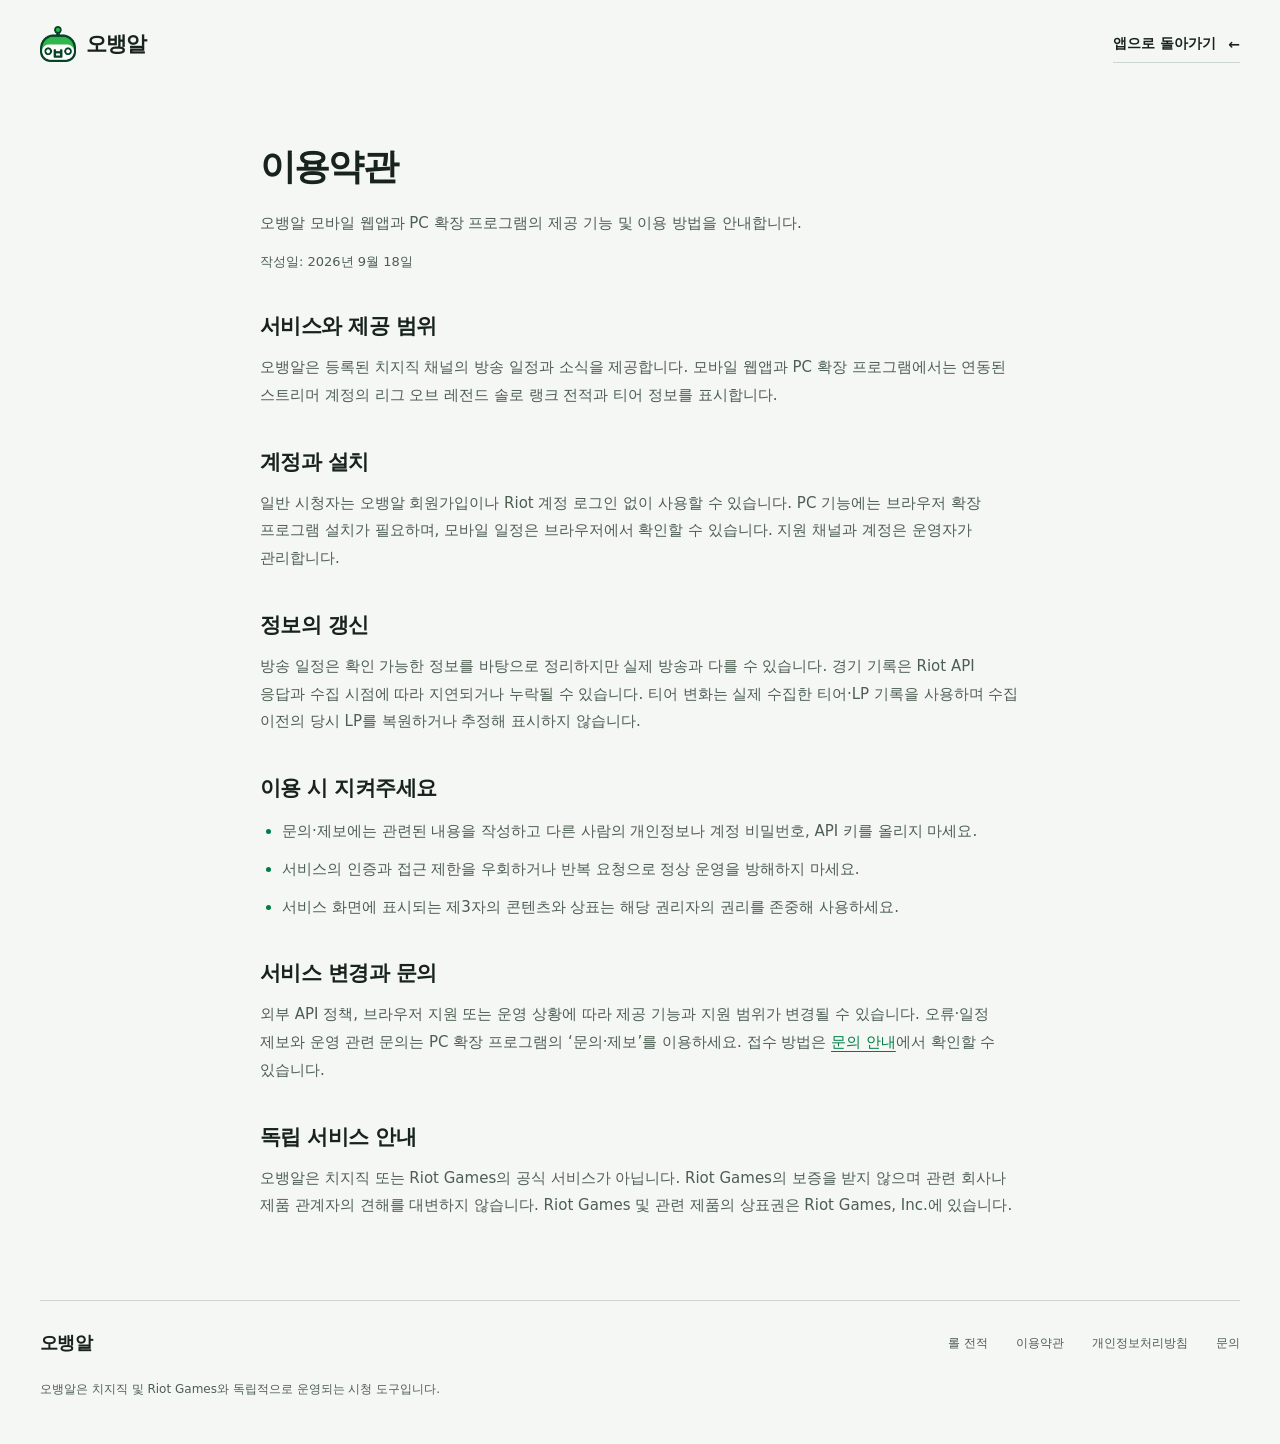
<file: mobile/about/terms.html>
<!doctype html><html lang="ko"><head><meta charset="utf-8"><meta name="viewport" content="width=device-width, initial-scale=1"><meta name="theme-color" content="#17191b"><title>이용약관 | 오뱅알</title><meta name="description" content="오뱅알 모바일 웹앱과 PC 확장 프로그램의 제공 기능 및 이용 방법을 안내합니다."><link rel="icon" href="../../icons/icon48.png"><link rel="stylesheet" href="about.css"></head><body><a class="skip-link" href="#main">본문으로 이동</a><header class="site-header wrap"><a class="brand" href="../lol.html"><img src="../../icons/icon128.png" width="36" height="36" alt=""><span>오뱅알</span></a><a class="header-app" href="../lol.html">앱으로 돌아가기 <span aria-hidden="true">←</span></a></header><main id="main" class="policy wrap"><h1>이용약관</h1><p class="intro">오뱅알 모바일 웹앱과 PC 확장 프로그램의 제공 기능 및 이용 방법을 안내합니다.</p><p class="policy-date">작성일: 2026년 9월 18일</p>
<section><h2>서비스와 제공 범위</h2><p>오뱅알은 등록된 치지직 채널의 방송 일정과 소식을 제공합니다. 모바일 웹앱과 PC 확장 프로그램에서는 연동된 스트리머 계정의 리그 오브 레전드 솔로 랭크 전적과 티어 정보를 표시합니다.</p></section>
<section><h2>계정과 설치</h2><p>일반 시청자는 오뱅알 회원가입이나 Riot 계정 로그인 없이 사용할 수 있습니다. PC 기능에는 브라우저 확장 프로그램 설치가 필요하며, 모바일 일정은 브라우저에서 확인할 수 있습니다. 지원 채널과 계정은 운영자가 관리합니다.</p></section>
<section><h2>정보의 갱신</h2><p>방송 일정은 확인 가능한 정보를 바탕으로 정리하지만 실제 방송과 다를 수 있습니다. 경기 기록은 Riot API 응답과 수집 시점에 따라 지연되거나 누락될 수 있습니다. 티어 변화는 실제 수집한 티어·LP 기록을 사용하며 수집 이전의 당시 LP를 복원하거나 추정해 표시하지 않습니다.</p></section>
<section><h2>이용 시 지켜주세요</h2><ul><li>문의·제보에는 관련된 내용을 작성하고 다른 사람의 개인정보나 계정 비밀번호, API 키를 올리지 마세요.</li><li>서비스의 인증과 접근 제한을 우회하거나 반복 요청으로 정상 운영을 방해하지 마세요.</li><li>서비스 화면에 표시되는 제3자의 콘텐츠와 상표는 해당 권리자의 권리를 존중해 사용하세요.</li></ul></section>
<section><h2>서비스 변경과 문의</h2><p>외부 API 정책, 브라우저 지원 또는 운영 상황에 따라 제공 기능과 지원 범위가 변경될 수 있습니다. 오류·일정 제보와 운영 관련 문의는 PC 확장 프로그램의 ‘문의·제보’를 이용하세요. 접수 방법은 <a href="privacy.html#contact">문의 안내</a>에서 확인할 수 있습니다.</p></section>
<section><h2>독립 서비스 안내</h2><p>오뱅알은 치지직 또는 Riot Games의 공식 서비스가 아닙니다. Riot Games의 보증을 받지 않으며 관련 회사나 제품 관계자의 견해를 대변하지 않습니다. Riot Games 및 관련 제품의 상표권은 Riot Games, Inc.에 있습니다.</p></section></main><footer class="site-footer wrap"><div class="footer-top"><span class="brand">오뱅알</span><nav aria-label="정책 및 문의"><a href="../lol.html">롤 전적</a><a href="terms.html">이용약관</a><a href="privacy.html">개인정보처리방침</a><a href="privacy.html#contact">문의</a></nav></div><p>오뱅알은 치지직 및 Riot Games와 독립적으로 운영되는 시청 도구입니다.</p></footer></body></html>
</file>
<file: mobile/styles.css>
:root {
  color-scheme: light;
  --bg: #f6f7f8;
  --surface: #ffffff;
  --surface-strong: #101418;
  --text: #15191d;
  --muted: #697178;
  --line: #dfe4e8;
  --accent: #008a43;
  --accent-strong: #007237;
  --accent-soft: #e5f6ed;
  --warn: #b45b00;
  --radius: 8px;
  --shadow: 0 12px 32px rgba(25, 31, 36, 0.08);
  font-family: system-ui, -apple-system, BlinkMacSystemFont, "Segoe UI", sans-serif;
}

* { box-sizing: border-box; }

html,
body {
  -webkit-text-size-adjust: 100%;
  text-size-adjust: 100%;
}

html { min-height: 100%; background: var(--bg); }

body {
  margin: 0;
  min-height: 100dvh;
  background: var(--bg);
  color: var(--text);
}

button, input, select, textarea { font: inherit; }
button { cursor: pointer; }
button:disabled { cursor: not-allowed; opacity: 0.55; }
a { color: inherit; }

.app-shell {
  min-height: 100dvh;
  padding-bottom: max(24px, env(safe-area-inset-bottom));
}

.topbar {
  position: sticky;
  top: 0;
  z-index: 10;
  display: flex;
  align-items: center;
  justify-content: space-between;
  height: 58px;
  padding: 0 max(16px, env(safe-area-inset-left)) 0 max(16px, env(safe-area-inset-right));
  background: rgba(246, 247, 248, 0.92);
  border-bottom: 1px solid rgba(223, 228, 232, 0.85);
  backdrop-filter: blur(16px);
}

.brand {
  display: inline-flex;
  align-items: center;
  gap: 9px;
  min-width: 0;
  text-decoration: none;
  font-weight: 800;
}

.brand-icon {
  width: 34px;
  height: 34px;
  border-radius: 7px;
}

.topbar-actions {
  display: inline-flex;
  align-items: center;
  justify-content: flex-end;
  gap: 8px;
  min-width: 0;
}

.topbar-updated {
  max-width: min(52vw, 240px);
  color: var(--muted);
  font-size: 12px;
  font-weight: 700;
  line-height: 1.25;
  text-align: right;
  white-space: nowrap;
  overflow: hidden;
  text-overflow: ellipsis;
}

.icon-button {
  display: inline-grid;
  place-items: center;
  width: 38px;
  height: 38px;
  border: 1px solid var(--line);
  border-radius: var(--radius);
  background: var(--surface);
  color: var(--text);
  font-size: 19px;
}

.icon-button:active,
.text-button:active,
.search-box button:active,
.feedback-form button:active,
.tab:active {
  transform: translateY(1px);
}

.main {
  width: min(100%, 560px);
  margin: 0 auto;
  padding: 16px;
}

.channel-panel,
.today-card,
.schedule-item,
.info-item,
.feedback-form {
  border: 1px solid var(--line);
  border-radius: var(--radius);
  background: var(--surface);
  box-shadow: var(--shadow);
}

.channel-panel {
  display: grid;
  gap: 14px;
  padding: 18px;
}

.eyebrow {
  margin: 0 0 5px;
  color: var(--accent);
  font-size: 12px;
  font-weight: 800;
}

h1, h2, p { margin: 0; }

h1 {
  font-size: clamp(26px, 8vw, 40px);
  line-height: 1.08;
  letter-spacing: 0;
}

h2 {
  font-size: 18px;
  line-height: 1.2;
}

.subcopy {
  margin-top: 8px;
  color: var(--muted);
  font-size: 13px;
  line-height: 1.45;
}

.search-box {
  display: grid;
  grid-template-columns: 1fr auto;
  gap: 8px;
}

.search-box input,
.feedback-form input,
.feedback-form select,
.feedback-form textarea {
  width: 100%;
  min-width: 0;
  border: 1px solid var(--line);
  border-radius: var(--radius);
  background: #fbfcfd;
  color: var(--text);
  outline: none;
}

.search-box input {
  height: 42px;
  padding: 0 12px;
}

.search-box button,
.feedback-form button,
.text-button {
  border: 1px solid var(--accent-strong);
  border-radius: var(--radius);
  background: var(--accent);
  color: #ffffff;
  font-weight: 800;
}

.search-box button {
  min-width: 64px;
  padding: 0 13px;
}

.search-results {
  display: grid;
  gap: 7px;
}

.result-button {
  display: flex;
  align-items: center;
  gap: 10px;
  width: 100%;
  padding: 8px;
  border: 1px solid var(--line);
  border-radius: var(--radius);
  background: #fbfcfd;
  color: var(--text);
  text-align: left;
}

.result-button img,
.avatar {
  flex: 0 0 auto;
  width: 34px;
  height: 34px;
  border-radius: 50%;
  object-fit: cover;
  background: var(--accent-soft);
}

.status-strip { margin-top: 12px; }

.today-card {
  display: grid;
  gap: 12px;
  padding: 16px;
  background: var(--surface-strong);
  color: #ffffff;
}

.today-card .muted,
.today-card .meta { color: rgba(255, 255, 255, 0.72); }

.today-title {
  display: flex;
  align-items: flex-start;
  justify-content: space-between;
  gap: 12px;
}

.today-title strong {
  display: block;
  font-size: 18px;
  line-height: 1.25;
}

.badge {
  display: inline-flex;
  align-items: center;
  min-height: 24px;
  padding: 3px 8px;
  border-radius: 999px;
  background: var(--accent-soft);
  color: var(--accent-strong);
  font-size: 12px;
  font-weight: 800;
  white-space: nowrap;
}

.today-card .badge {
  background: rgba(0, 138, 67, 0.24);
  color: #96f0bd;
}

.tabs {
  position: sticky;
  top: 58px;
  z-index: 9;
  display: grid;
  grid-template-columns: repeat(3, 1fr);
  gap: 4px;
  margin: 14px 0;
  padding: 4px;
  border: 1px solid var(--line);
  border-radius: var(--radius);
  background: rgba(246, 247, 248, 0.94);
  backdrop-filter: blur(16px);
}

.tab {
  min-height: 38px;
  border: 0;
  border-radius: 6px;
  background: transparent;
  color: var(--muted);
  font-weight: 800;
}

.tab.active {
  background: var(--surface);
  color: var(--text);
  box-shadow: 0 2px 8px rgba(25, 31, 36, 0.08);
}

.tab-panel { display: none; }
.tab-panel.active { display: block; }

.section-head {
  display: flex;
  align-items: center;
  justify-content: space-between;
  gap: 12px;
  margin: 0 0 10px;
}

.text-button {
  min-height: 34px;
  padding: 0 10px;
  font-size: 13px;
}

.schedule-list,
.info-list {
  display: grid;
  gap: 10px;
}

.timeline-list {
  position: relative;
  gap: 0;
  padding: 2px 0 4px;
}

.timeline-item {
  position: relative;
  display: grid;
  grid-template-columns: 48px 18px minmax(0, 1fr);
  gap: 10px;
  min-height: 92px;
}

.timeline-item::before {
  content: "";
  position: absolute;
  top: 0;
  bottom: 0;
  left: 56px;
  width: 2px;
  background: var(--line);
}

.timeline-item:first-child::before { top: 13px; }
.timeline-item:last-child::before { bottom: calc(100% - 13px); }

.timeline-date {
  display: grid;
  align-content: start;
  justify-items: center;
  gap: 2px;
  padding-top: 5px;
  color: var(--muted);
}

.timeline-day {
  color: var(--text);
  font-size: 22px;
  font-weight: 900;
  line-height: 1;
}

.timeline-weekday {
  font-size: 12px;
  font-weight: 800;
}

.timeline-node {
  position: relative;
  z-index: 1;
  width: 14px;
  height: 14px;
  margin-top: 10px;
  border: 3px solid var(--bg);
  border-radius: 50%;
  background: #b9c2c8;
  box-shadow: 0 0 0 1px var(--line);
}

.timeline-node.has-entry { background: var(--accent); }
.timeline-node.today { background: var(--accent); box-shadow: 0 0 0 4px rgba(0, 138, 67, 0.16); }
.timeline-node.off { background: var(--warn); }
.timeline-node.empty { background: #c9d0d5; }

.timeline-card {
  display: grid;
  gap: 10px;
  min-width: 0;
  margin-bottom: 12px;
  padding: 13px 14px;
  border: 1px solid var(--line);
  border-radius: var(--radius);
  background: var(--surface);
  box-shadow: none;
}

.timeline-item.today .timeline-card { border-color: rgba(0, 138, 67, 0.48); }
.timeline-item.empty .timeline-card { background: #fbfcfd; }

.timeline-card-head {
  display: flex;
  align-items: flex-start;
  justify-content: space-between;
  gap: 10px;
}


.schedule-item {
  display: grid;
  gap: 10px;
  padding: 14px;
  box-shadow: none;
}

.schedule-item.today { border-color: rgba(0, 138, 67, 0.48); }

.date-row,
.item-head {
  display: flex;
  align-items: flex-start;
  justify-content: space-between;
  gap: 10px;
}

.date-label { font-weight: 900; }

.meta,
.muted {
  color: var(--muted);
  font-size: 13px;
  line-height: 1.45;
}

.content-lines {
  display: grid;
  gap: 7px;
}

.part-line {
  display: flex;
  align-items: flex-start;
  gap: 8px;
  min-width: 0;
}

.part-tag {
  flex: 0 0 auto;
  max-width: 96px;
  padding: 3px 7px;
  border-radius: 999px;
  background: var(--accent-soft);
  color: var(--accent-strong);
  font-size: 12px;
  font-weight: 800;
  overflow: hidden;
  text-overflow: ellipsis;
  white-space: nowrap;
}

.part-text {
  min-width: 0;
  line-height: 1.45;
  overflow-wrap: anywhere;
}

.notes,
.vods {
  display: grid;
  gap: 6px;
  padding-top: 8px;
  border-top: 1px solid var(--line);
}

.note {
  color: var(--warn);
  font-size: 13px;
  line-height: 1.45;
}

.vod-link {
  display: inline-flex;
  align-items: center;
  width: fit-content;
  max-width: 100%;
  color: var(--accent-strong);
  font-size: 13px;
  font-weight: 800;
  text-decoration: none;
}

.info-item {
  padding: 13px 14px;
  box-shadow: none;
  line-height: 1.5;
  overflow-wrap: anywhere;
}

.feedback-form {
  display: grid;
  gap: 12px;
  padding: 14px;
  box-shadow: none;
}

.feedback-form label {
  display: grid;
  gap: 6px;
  color: var(--muted);
  font-size: 13px;
  font-weight: 800;
}

.feedback-form input,
.feedback-form select {
  height: 42px;
  padding: 0 11px;
}

.feedback-form textarea {
  resize: vertical;
  min-height: 120px;
  padding: 10px 11px;
}

.form-actions {
  display: flex;
  align-items: center;
  justify-content: space-between;
  gap: 12px;
}

.form-status {
  flex: 1 1 auto;
  min-width: 0;
  color: var(--muted);
  font-size: 13px;
}

.form-status.error { color: #b3261e; }
.form-status.success { color: var(--accent-strong); }

.feedback-form button {
  min-height: 40px;
  padding: 0 16px;
}

.empty-state {
  display: grid;
  gap: 5px;
  padding: 18px;
  border: 1px dashed var(--line);
  border-radius: var(--radius);
  background: #fbfcfd;
  color: var(--muted);
  text-align: center;
}

.empty-state strong { color: var(--text); }

.skeleton {
  position: relative;
  overflow: hidden;
  border-radius: 6px;
  background: #e8edf0;
}

.today-card .skeleton { background: rgba(255, 255, 255, 0.16); }

.skeleton::after {
  content: "";
  position: absolute;
  inset: 0;
  transform: translateX(-100%);
  background: linear-gradient(90deg, transparent, rgba(255, 255, 255, 0.55), transparent);
  animation: shimmer 1.2s infinite;
}

.line { width: 48%; height: 16px; }
.line.wide { width: 72%; }
.block { height: 54px; }

.sr-only {
  position: absolute;
  width: 1px;
  height: 1px;
  padding: 0;
  margin: -1px;
  overflow: hidden;
  clip: rect(0, 0, 0, 0);
  white-space: nowrap;
  border: 0;
}

@keyframes shimmer {
  100% { transform: translateX(100%); }
}

@media (min-width: 700px) {
  .main { padding: 24px; }
  .channel-panel { padding: 22px; }
}

@media (prefers-reduced-motion: reduce) {
  *, *::before, *::after {
    scroll-behavior: auto !important;
    animation-duration: 0.01ms !important;
    animation-iteration-count: 1 !important;
    transition-duration: 0.01ms !important;
  }
}

/* Schedule-centered layout */
.schedule-first {
  padding-top: 10px;
}

.schedule-controls {
  gap: 11px;
  padding: 14px;
  box-shadow: none;
}

.channel-headline {
  display: flex;
  align-items: flex-end;
  justify-content: space-between;
  gap: 12px;
}

.schedule-controls .eyebrow {
  margin-bottom: 3px;
}

.schedule-controls h1 {
  font-size: clamp(24px, 7vw, 34px);
  line-height: 1.05;
}

.schedule-controls .subcopy {
  flex: 0 1 150px;
  margin: 0;
  text-align: right;
  font-size: 12px;
  line-height: 1.35;
}

.schedule-controls .search-box input {
  height: 38px;
}

.schedule-controls .search-box button {
  min-width: 56px;
}

.schedule-first .tabs {
  top: 58px;
  margin: 10px 0 12px;
}

.schedule-head {
  align-items: flex-end;
  margin-bottom: 8px;
}

.section-caption {
  margin-top: 4px;
  color: var(--muted);
  font-size: 12px;
  line-height: 1.35;
}

.status-strip {
  margin: 0 0 12px;
}

.today-card {
  gap: 8px;
  padding: 12px 13px;
  background: var(--surface);
  color: var(--text);
  box-shadow: none;
}

.today-card .muted,
.today-card .meta {
  color: var(--muted);
}

.today-card .badge {
  background: var(--accent-soft);
  color: var(--accent-strong);
}

.today-title strong {
  font-size: 16px;
}

.timeline-list {
  padding-top: 0;
}

.timeline-item {
  grid-template-columns: 42px 16px minmax(0, 1fr);
  gap: 9px;
  min-height: 82px;
}

.timeline-item::before {
  left: 49px;
}

.timeline-date {
  padding-top: 4px;
}

.timeline-day {
  font-size: 21px;
}

.timeline-card {
  gap: 8px;
  margin-bottom: 9px;
  padding: 8px;
}

.timeline-card-head .date-label {
  font-size: 15px;
}

.timeline-card-head .meta {
  margin-top: 1px;
}

.part-line {
  gap: 7px;
}

.notes,
.vods {
  padding-top: 7px;
}

@media (max-width: 380px) {
  .channel-headline {
    display: grid;
    align-items: start;
  }

  .schedule-controls .subcopy {
    text-align: left;
  }

  .timeline-item {
    grid-template-columns: 38px 16px minmax(0, 1fr);
    gap: 8px;
  }

  .timeline-item::before {
    left: 45px;
  }
}
.schedule-first .status-strip {
  display: none;
}

.schedule-controls .subcopy {
  max-width: 138px;
  overflow: hidden;
  text-overflow: ellipsis;
  white-space: nowrap;
}
/* Schedule-only mode */
.schedule-only {
  padding-top: 12px;
}

.schedule-title {
  margin-bottom: 12px;
}

.schedule-title h1 {
  margin-top: 2px;
  font-size: clamp(28px, 8vw, 38px);
  line-height: 1.05;
}

.schedule-title .subcopy {
  margin-top: 6px;
  font-size: 12px;
}

.schedule-only .timeline-item {
  min-height: 80px;
}

.schedule-only .timeline-card {
  margin-bottom: 8px;
}

.schedule-only .timeline-list {
  display: grid;
  gap: 10px;
  padding: 0;
}

.schedule-card {
  display: grid;
  grid-template-columns: 58px minmax(0, 1fr);
  gap: 10px;
  min-width: 0;
  padding: 8px;
  border: 1px solid var(--line);
  border-radius: var(--radius);
  background: var(--surface);
  box-shadow: none;
  transition: border-color 160ms ease, background 160ms ease, transform 160ms ease;
}

.schedule-card:active {
  transform: translateY(1px);
}

.schedule-card.today {
  border-color: rgba(0, 138, 67, 0.5);
  background: linear-gradient(180deg, #ffffff 0%, #f4fbf7 100%);
}

.schedule-card.off {
  border-color: rgba(180, 91, 0, 0.26);
}

.schedule-card.empty {
  background: #fbfcfd;
}

.schedule-card-date {
  display: grid;
  align-content: center;
  justify-items: center;
  gap: 3px;
  min-height: 58px;
  border-radius: 7px;
  background: #eef2f4;
  color: var(--muted);
}

.schedule-card.today .schedule-card-date {
  background: var(--accent-soft);
  color: var(--accent-strong);
}

.schedule-card.off .schedule-card-date {
  background: #fff3e6;
  color: var(--warn);
}

.schedule-card-day {
  color: var(--text);
  font-size: 24px;
  font-weight: 900;
  line-height: 1;
}

.schedule-card-weekday {
  font-size: 12px;
  font-weight: 900;
}

.schedule-card-main {
  display: grid;
  gap: 8px;
  min-width: 0;
  align-content: start;
}
/* Week/month schedule views */
.schedule-title {
  display: flex;
  align-items: flex-end;
  justify-content: space-between;
  gap: 12px;
}

.schedule-view {
  display: none;
}

.schedule-view.active {
  display: block;
}

.month-head {
  display: grid;
  grid-template-columns: 38px 1fr 38px;
  align-items: center;
  gap: 8px;
  margin-bottom: 10px;
}

.month-head h2 {
  text-align: center;
  font-size: 18px;
}

.month-nav {
  display: grid;
  place-items: center;
  height: 38px;
  border: 1px solid var(--line);
  border-radius: var(--radius);
  background: var(--surface);
  color: var(--text);
  font-size: 24px;
  font-weight: 800;
}

.month-grid {
  display: grid;
  grid-template-columns: repeat(7, minmax(0, 1fr));
  gap: 5px;
}

.month-weekday {
  padding: 0 0 5px;
  color: var(--muted);
  font-size: 11px;
  font-weight: 900;
  text-align: center;
}

.month-cell {
  min-height: 116px;
  min-width: 0;
  padding: 9px 7px;
  border: 1px solid var(--line);
  border-radius: var(--radius);
  background: var(--surface);
  overflow: hidden;
}

.month-cell.today {
  border-color: rgba(0, 138, 67, 0.58);
  box-shadow: inset 0 0 0 1px rgba(0, 138, 67, 0.12);
}

.month-cell.has-entry .month-cell-title {
  color: var(--text);
  font-weight: 800;
}

.month-cell.off .month-cell-title {
  color: var(--warn);
}

.month-cell.empty {
  background: #fbfcfd;
}

.month-blank {
  border-color: transparent;
  background: transparent;
}

.month-day-row {
  display: flex;
  align-items: center;
  justify-content: space-between;
  gap: 3px;
  margin-bottom: 8px;
}

.month-day {
  font-size: 13px;
  font-weight: 900;
}

.month-dot {
  flex: 0 0 auto;
  width: 7px;
  height: 7px;
  border-radius: 50%;
  background: var(--accent);
}

.month-items {
  display: grid;
  gap: 3px;
  max-height: 74px;
  overflow: hidden;
}

.month-cell-title {
  min-width: 0;
  color: var(--muted);
  font-size: 12px;
  line-height: 1.25;
  overflow: hidden;
  text-overflow: ellipsis;
  white-space: nowrap;
}

.month-error {
  grid-column: 1 / -1;
}

.month-cell[data-calendar-date] {
  cursor: pointer;
}

.month-cell[data-calendar-date]:focus-visible {
  outline: 2px solid rgba(47, 109, 246, 0.52);
  outline-offset: 2px;
}

/* Calendar-first mobile layout */
.schedule-only {
  padding-top: 10px;
}

.schedule-title {
  align-items: flex-start;
  margin-bottom: 14px;
}

.schedule-title h1 {
  font-size: 24px;
  line-height: 1.1;
}

.schedule-view.active + .schedule-view.active {
  margin-top: 18px;
}

.month-head {
  grid-template-columns: 36px 1fr 36px;
  margin-bottom: 16px;
}

.month-head h2 {
  font-size: 20px;
  font-weight: 900;
}

.month-nav {
  height: 36px;
  border: 0;
  background: transparent;
  color: var(--muted);
  box-shadow: none;
}

.month-grid {
  gap: 8px 6px;
  padding: 2px 4px 8px;
}

.month-weekday {
  padding-bottom: 8px;
  color: #4f5962;
  font-size: 12px;
}

.month-cell {
  position: relative;
  display: grid;
  place-items: center;
  gap: 3px;
  min-height: 40px;
  padding: 0;
  border: 0;
  border-radius: 999px;
  background: transparent;
  color: var(--text);
  overflow: visible;
}

.month-cell.empty {
  background: transparent;
}

.month-cell.today {
  border-color: transparent;
  box-shadow: none;
}

.month-cell.selected {
  background: transparent;
  color: var(--text);
  box-shadow: none;
}

.month-cell.selected .month-day {
  position: relative;
  z-index: 0;
  color: #ffffff;
}

.month-cell.selected .month-day::before {
  content: "";
  position: absolute;
  left: 50%;
  top: 50%;
  width: 32px;
  height: 32px;
  z-index: -1;
  border-radius: 50%;
  background: #2f6df6;
  box-shadow: 0 8px 18px rgba(47, 109, 246, 0.28);
  transform: translate(-50%, -50%);
}

.month-cell.selected .month-dot {
  color: #ffffff;
}

.month-cell.off {
  color: var(--warn);
}

.month-blank {
  min-height: 40px;
  border: 0;
}

.month-day-row {
  display: grid;
  place-items: center;
  margin: 0;
}

.month-day {
  font-size: 18px;
  font-weight: 800;
  line-height: 1;
}

.month-cell.today:not(.selected) .month-day {
  color: var(--accent-strong);
}

.month-dot {
  width: 6px;
  height: 6px;
  background: #2f6df6;
  opacity: 1;
  transition: none;
}

.month-cell.off .month-dot {
  background: var(--warn);
}

.month-cell.selected .month-dot {
  position: static;
  bottom: auto;
  opacity: 0;
  background: #2f6df6;
  transform: none;
}

.selected-schedule-view {
  padding: 16px;
  border: 1px solid rgba(223, 228, 232, 0.86);
  border-radius: 22px 22px 0 0;
  background: rgba(255, 255, 255, 0.92);
  box-shadow: 0 -8px 30px rgba(25, 31, 36, 0.08);
}

.selected-schedule-head {
  display: flex;
  align-items: flex-start;
  justify-content: flex-start;
  gap: 12px;
  margin-bottom: 12px;
}

.selected-schedule-head h2 {
  margin-top: 2px;
  font-size: 18px;
  font-weight: 900;
}

.calendar-list {
  display: grid;
  gap: 8px;
}

.schedule-card {
  grid-template-columns: 74px minmax(0, 1fr);
  gap: 12px;
  padding: 11px 12px;
  border-radius: 10px;
  background: #ffffff;
}

.schedule-card.today {
  background: #ffffff;
}

.schedule-card-tag {
  display: inline-flex;
  align-items: center;
  justify-content: center;
  align-self: center;
  min-height: 46px;
  min-width: 0;
  padding-right: 11px;
  border-right: 1px solid var(--line);
  color: var(--accent-strong);
  font-size: 13px;
  font-weight: 900;
  line-height: 1.2;
  text-align: center;
  overflow-wrap: anywhere;
}

.schedule-card.off .schedule-card-tag {
  color: var(--warn);
}

.schedule-card.empty .schedule-card-tag {
  color: var(--muted);
}

.schedule-card-main {
  gap: 6px;
  min-height: 46px;
  align-content: center;
}

.schedule-card .timeline-card-head {
  align-items: center;
  min-height: 46px;
}

.schedule-card .date-label {
  font-size: 15px;
  line-height: 1.35;
}

.schedule-card .badge {
  min-height: 28px;
  border-radius: 999px;
}

@media (max-width: 380px) {
  .schedule-title {
    display: grid;
    align-items: start;
  }

  .month-grid {
    gap: 4px;
  }

  .month-cell,
  .month-blank {
    min-height: 36px;
  }

  .month-day {
    font-size: 16px;
  }

  .selected-schedule-view {
    padding: 14px 12px;
  }

  .schedule-card {
    grid-template-columns: 66px minmax(0, 1fr);
  }
}

/* Extension-aligned dark mobile theme */
:root {
  color-scheme: dark;
  --bg: #0f1012;
  --surface: #1b1c1f;
  --surface-strong: #232427;
  --surface-hover: #2b2d31;
  --text: #efeff1;
  --muted: #9d9ea3;
  --muted-weak: #6b6d73;
  --line: #2e3033;
  --line-strong: #3a3c40;
  --accent: #00c878;
  --accent-strong: #00ffa3;
  --accent-soft: rgba(0, 255, 163, 0.12);
  --warn: #e8c268;
  --purple: #c4b5fd;
  --purple-soft: rgba(167, 139, 250, 0.22);
  --radius: 10px;
  --shadow: 0 18px 48px rgba(0, 0, 0, 0.36);
  font-family: "Pretendard", "Apple SD Gothic Neo", "Malgun Gothic", system-ui, sans-serif;
}

html,
body {
  background: var(--bg);
  color: var(--text);
}

body {
  background:
    radial-gradient(circle at 50% -10%, rgba(0, 255, 163, 0.08), transparent 34%),
    var(--bg);
}

.app-shell {
  padding-bottom: max(18px, env(safe-area-inset-bottom));
}

.topbar {
  height: 56px;
  background: rgba(15, 16, 18, 0.88);
  border-bottom: 1px solid var(--line);
  backdrop-filter: blur(14px);
}

.brand {
  color: var(--text);
}

.brand-icon {
  border-radius: 6px;
}

.topbar-actions {
  flex: 1 1 auto;
}

.topbar-updated {
  color: var(--muted-weak);
  font-size: 11px;
  font-weight: 700;
  max-width: min(60vw, 260px);
}

.icon-button {
  width: 34px;
  height: 34px;
  border-color: var(--line-strong);
  border-radius: 6px;
  background: var(--surface-strong);
  color: var(--accent-strong);
  font-size: 18px;
}

.main {
  width: min(100%, 560px);
  padding: 8px;
}

.schedule-title {
  margin-bottom: 10px;
  padding: 12px 14px 0;
}

.eyebrow {
  color: var(--accent-strong);
  font-size: 12px;
  font-weight: 800;
}

.schedule-title h1 {
  margin-top: 2px;
  color: var(--text);
  font-size: 22px;
  font-weight: 900;
}

.subcopy {
  color: var(--muted-weak);
  font-size: 12px;
}

#monthView {
  padding: 12px 14px 16px;
  border: 1px solid var(--line);
  border-radius: var(--radius) var(--radius) 0 0;
  background: var(--surface);
  box-shadow: var(--shadow);
}

.month-head {
  grid-template-columns: 32px 1fr 32px;
  margin-bottom: 12px;
}

.month-head h2 {
  color: #c9cacd;
  font-size: 18px;
  font-weight: 900;
}

.month-nav {
  display: grid;
  place-items: center;
  width: 32px;
  height: 32px;
  border: 1px solid var(--line-strong);
  border-radius: 7px;
  background: var(--surface-strong);
  color: var(--accent-strong);
  font-size: 22px;
  font-weight: 800;
  line-height: 1;
  padding: 0;
}

.month-nav-icon {
  display: grid;
  width: 100%;
  height: 100%;
  line-height: 1;
}

.month-nav-icon svg {
  width: 18px;
  height: 18px;
  fill: none;
  stroke: currentColor;
  stroke-width: 2;
  stroke-linecap: round;
  stroke-linejoin: round;
}

.month-nav:active {
  transform: translateY(1px);
}

.month-grid {
  gap: 11px 8px;
  padding: 2px 2px 8px;
}

.month-weekday {
  padding: 0 0 6px;
  color: var(--muted-weak);
  font-size: 12px;
  font-weight: 800;
}

.month-cell,
.month-blank {
  min-height: 46px;
}

.month-cell {
  color: #c9cacd;
  border-radius: 6px;
}

.month-cell:hover {
  background: transparent;
}

.month-day {
  position: relative;
  z-index: 0;
  font-size: 16px;
  font-weight: 800;
}

.month-day::before {
  content: "";
  position: absolute;
  left: 50%;
  top: 50%;
  width: 34px;
  height: 34px;
  z-index: -1;
  border-radius: 50%;
  background: transparent;
  box-shadow: none;
  pointer-events: none;
  transform: translate(-50%, -50%);
}

.month-cell.today:not(.selected) {
  background: transparent;
}

.month-cell.today:not(.selected) .month-day {
  color: var(--accent-strong);
}

.month-cell.selected {
  background: transparent;
  color: #c9cacd;
  box-shadow: none;
}

.month-cell.selected .month-day {
  color: #062b20;
}

.month-cell.selected .month-day::before {
  background: var(--accent);
  box-shadow: 0 0 0 1px rgba(0, 255, 163, 0.36), 0 8px 18px rgba(0, 200, 120, 0.22);
}

.month-cell.off {
  color: var(--warn);
}

.month-cell.off.selected .month-day {
  color: #1b1c1f;
}

.month-cell.off.selected .month-day::before {
  background: var(--warn);
  box-shadow: 0 0 0 1px rgba(232, 194, 104, 0.28), 0 8px 18px rgba(232, 194, 104, 0.16);
}

.month-dot {
  width: 5px;
  height: 5px;
  background: var(--accent-strong);
  opacity: 1;
  transition: none;
}

.month-cell.off .month-dot {
  background: var(--warn);
}

.month-cell.selected .month-dot {
  position: static;
  bottom: auto;
  opacity: 0;
  background: #062b20;
  transform: none;
}

.month-cell,
.month-cell:active,
.month-cell.selected,
.month-cell.selected .month-dot,
.month-day {
  transform: none;
  transition: none;
}

.month-day::before {
  transition: none;
}

.schedule-view.active + .schedule-view.active {
  margin-top: 0;
}

.selected-schedule-view {
  padding: 13px 14px 14px;
  border: 1px solid var(--line);
  border-top: 0;
  border-radius: 0 0 var(--radius) var(--radius);
  background: rgba(15, 16, 18, 0.45);
  box-shadow: none;
}

.selected-schedule-head {
  margin-bottom: 10px;
}

.selected-schedule-head h2 {
  color: var(--text);
  font-size: 16px;
  font-weight: 700;
}

.calendar-list {
  gap: 8px;
}

.schedule-card {
  grid-template-columns: 74px minmax(0, 1fr);
  gap: 10px;
  min-height: 58px;
  padding: 10px 12px;
  border: 1px solid transparent;
  border-radius: 6px;
  background: var(--surface-strong);
  color: var(--text);
  box-shadow: none;
}

.schedule-card.today {
  border-color: rgba(0, 255, 163, 0.28);
  background: rgba(0, 255, 163, 0.08);
}

.schedule-card.off {
  border-color: rgba(232, 194, 104, 0.22);
}

.schedule-card.empty {
  background: rgba(35, 36, 39, 0.72);
}

.schedule-card-tag {
  min-height: 34px;
  padding: 4px 9px 4px 0;
  border-right: 1px solid var(--line-strong);
  color: var(--accent-strong);
  font-size: 12px;
  font-weight: 800;
}

.schedule-card-tag.special {
  color: var(--purple);
}

.schedule-card-tag.speculative {
  color: var(--warn);
}

.schedule-card.off .schedule-card-tag {
  color: var(--muted);
}

.schedule-card.empty .schedule-card-tag {
  color: var(--muted-weak);
}

.schedule-card-main,
.schedule-card .timeline-card-head {
  min-height: 34px;
}

.schedule-card .timeline-card-head {
  justify-content: flex-start;
}

.schedule-card .date-label {
  color: #c9cacd;
  font-size: 14px;
  font-weight: 700;
}

.schedule-card.today .date-label {
  color: var(--text);
}

.schedule-inline-tag {
  display: inline-flex;
  align-items: center;
  max-width: 100%;
  min-height: 20px;
  padding: 2px 7px;
  border: 1px solid rgba(167, 139, 250, 0.34);
  border-radius: 999px;
  background: rgba(167, 139, 250, 0.16);
  color: var(--purple);
  font-size: 12px;
  font-weight: 800;
  line-height: 1.2;
  vertical-align: middle;
  overflow: hidden;
  text-overflow: ellipsis;
  white-space: nowrap;
}

.schedule-card-members {
  display: flex;
  flex-wrap: wrap;
  gap: 4px;
  margin-top: 2px;
}

.schedule-card-member {
  min-width: 0;
  max-width: 100%;
  padding: 3px 7px;
  border: 1px solid rgba(167, 139, 250, 0.3);
  border-radius: 999px;
  background: rgba(167, 139, 250, 0.14);
  color: var(--purple);
  font-size: 12px;
  font-weight: 800;
  line-height: 1.2;
  overflow: hidden;
  text-overflow: ellipsis;
  white-space: nowrap;
}

.schedule-card-notes {
  display: grid;
  gap: 6px;
  margin-top: 4px;
  padding: 10px 12px;
  border: 1px solid rgba(58, 60, 64, 0.72);
  border-radius: 6px;
  background: rgba(15, 16, 18, 0.34);
}

.schedule-card-notes-title {
  color: var(--muted);
  font-size: 12px;
  font-weight: 900;
}

.schedule-card-note {
  color: var(--warn);
  font-size: 12px;
  font-weight: 700;
  line-height: 1.35;
  overflow-wrap: anywhere;
}

.muted {
  color: var(--muted-weak);
}

.empty-state {
  border-color: var(--line-strong);
  background: var(--surface-strong);
  color: var(--muted);
}

.empty-state strong {
  color: var(--text);
}

.skeleton {
  background: #2b2d31;
}

.skeleton::after {
  background: linear-gradient(90deg, transparent, rgba(255, 255, 255, 0.08), transparent);
}

@media (max-width: 380px) {
  .main {
    padding: 10px;
  }

  .schedule-title {
    padding-inline: 12px;
  }

  #monthView,
  .selected-schedule-view {
    padding-inline: 12px;
  }

  .month-grid {
    gap: 8px 5px;
  }

  .month-cell,
  .month-blank {
    min-height: 42px;
  }

  .schedule-card {
    grid-template-columns: 66px minmax(0, 1fr);
  }
}



.mobile-info-section {
  margin-top: 12px;
  padding: 13px 14px 14px;
  border: 1px solid var(--line);
  border-radius: var(--radius);
  background: var(--surface);
  box-shadow: var(--shadow);
}

.mobile-info-head {
  margin-bottom: 10px;
}

.mobile-info-head h2 {
  color: var(--text);
  font-size: 16px;
  font-weight: 700;
}

.mobile-info-list {
  display: grid;
  gap: 8px;
}

.mobile-info-card {
  display: grid;
  grid-template-columns: 3px minmax(0, 1fr);
  gap: 10px;
  min-width: 0;
  padding: 10px 12px;
  border: 1px solid rgba(58, 60, 64, 0.72);
  border-radius: 6px;
  background: var(--surface-strong);
  color: #c9cacd;
}

.mobile-info-card.loading {
  grid-template-columns: 1fr;
}

.mobile-info-marker {
  width: 3px;
  min-height: 100%;
  border-radius: 999px;
  background: var(--accent);
  opacity: 0.78;
}

.mobile-info-text {
  min-width: 0;
  font-size: 13px;
  font-weight: 700;
  line-height: 2.2;
  white-space: pre-line;
  overflow-wrap: anywhere;
}
.mobile-info-section-title {
  display: flex;
  align-items: center;
  gap: 8px;
  color: var(--text);
  font-size: 13px;
  font-weight: 900;
  line-height: 1.3;
  padding: 6px 2px 2px;
}

.mobile-info-section-title::after,
.mobile-info-group-title::after {
  content: "";
  flex: 1 1 auto;
  height: 1px;
  background: linear-gradient(90deg, rgba(0, 255, 163, 0.36), rgba(255, 255, 255, 0.05));
}

.mobile-info-group .mobile-info-text {
  display: grid;
  gap: 0;
}

.mobile-info-group-title {
  display: flex;
  align-items: center;
  gap: 8px;
  color: var(--text);
  font-size: 14px;
  font-weight: 950;
  line-height: 1.3;
  white-space: normal;
}

.mobile-info-detail {
  display: grid;
  gap: 7px;
  padding: 0;
}

.mobile-info-detail + .mobile-info-detail {
  margin-top: 8px;
}

.mobile-info-group-title + .mobile-info-detail {
  margin-top: 8px;
}

.mobile-info-detail-head {
  display: flex;
  align-items: center;
  gap: 8px;
  min-width: 0;
}

.mobile-info-detail-head[data-info-toggle] {
  margin: -4px -5px;
  padding: 4px 5px;
  border-radius: 6px;
  cursor: pointer;
  transition: background 0.14s ease;
}

.mobile-info-detail-head[data-info-toggle]:active {
  background: rgba(0, 255, 163, 0.08);
}

.mobile-info-detail-title {
  flex: 1 1 auto;
  min-width: 0;
  color: var(--text);
  font-size: 13px;
  font-weight: 400;
  line-height: 1.4;
  white-space: pre-line;
  overflow-wrap: anywhere;
}

.mobile-info-detail-toggle {
  flex: 0 0 auto;
  width: 26px;
  height: 26px;
  border: 1px solid rgba(0, 255, 163, 0.22);
  border-radius: 7px;
  background: rgba(255, 255, 255, 0.04);
  color: var(--accent-strong);
  font-size: 12px;
  font-weight: 900;
  line-height: 1;
}

.mobile-info-detail-body {
  padding: 0 0 0 10px;
  color: var(--muted);
  font-size: 13px;
  font-weight: 650;
  line-height: 2.2;
  white-space: pre-line;
  overflow-wrap: anywhere;
}

.mobile-info-detail-body[hidden] {
  display: none;
}

.mobile-info-detail.title-only {
  padding: 0;
}

@media (max-width: 380px) {
  .mobile-info-section {
    padding-inline: 12px;
  }
}





/* Fixed selected schedule and info popup */
.schedule-only {
  padding-bottom: calc(230px + max(14px, env(safe-area-inset-bottom)));
}

#monthView {
  margin-bottom: 0;
}

.selected-schedule-view {
  position: fixed;
  left: 50%;
  right: auto;
  bottom: max(8px, env(safe-area-inset-bottom));
  z-index: 40;
  width: min(calc(100% - 20px), 560px);
  max-height: min(38dvh, 270px);
  display: grid !important;
  grid-template-rows: auto minmax(0, 1fr);
  padding: 12px 14px 14px;
  border: 1px solid var(--line-strong);
  border-radius: 12px;
  background: rgba(15, 16, 18, 0.94);
  box-shadow: 0 -14px 46px rgba(0, 0, 0, 0.46);
  backdrop-filter: blur(14px);
  transform: translateX(-50%);
}

.selected-schedule-head {
  margin-bottom: 8px;
}

.selected-schedule-head h2 {
  font-size: 15px;
  font-weight: 900;
}

.calendar-list {
  min-height: 0;
  overflow-y: auto;
  padding-right: 2px;
}

#infoBtn.open {
  border-color: rgba(0, 255, 163, 0.38);
  background: rgba(0, 255, 163, 0.12);
  color: var(--accent-strong);
}

#infoBtn span {
  font-family: ui-serif, Georgia, serif;
  font-size: 18px;
  font-style: italic;
  font-weight: 800;
  line-height: 1;
}

.info-popup[hidden] {
  display: none;
}

.info-popup {
  position: fixed;
  inset: 0;
  z-index: 1000;
  display: grid;
  place-items: start center;
  padding: calc(64px + env(safe-area-inset-top)) 10px max(12px, env(safe-area-inset-bottom));
  background: rgba(0, 0, 0, 0.54);
}

.info-popup-panel {
  width: min(100%, 560px);
  max-height: min(72dvh, 620px);
  display: grid;
  grid-template-rows: auto minmax(0, 1fr);
  overflow: hidden;
  border: 1px solid var(--line-strong);
  border-radius: 12px;
  background: var(--surface);
  box-shadow: 0 24px 80px rgba(0, 0, 0, 0.48);
}

.info-popup-head {
  display: flex;
  align-items: center;
  gap: 12px;
  padding: 12px 14px;
  border-bottom: 1px solid var(--line);
}

.info-popup-head h2 {
  flex: 1 1 auto;
  min-width: 0;
  color: var(--text);
  font-size: 15px;
  font-weight: 900;
  overflow: hidden;
  text-overflow: ellipsis;
  white-space: nowrap;
}

.info-popup-close {
  display: grid;
  place-items: center;
  flex: 0 0 auto;
  width: 32px;
  height: 32px;
  border: 1px solid var(--line-strong);
  border-radius: 8px;
  background: var(--surface-strong);
  color: var(--muted);
  font-size: 22px;
  line-height: 1;
  padding: 0;
}

.info-popup-list {
  min-height: 0;
  overflow-y: auto;
  padding: 12px;
}

body.info-popup-open {
  overflow: hidden;
}

@media (max-width: 380px) {
  .schedule-only {
    padding-bottom: calc(220px + max(12px, env(safe-area-inset-bottom)));
  }

  .selected-schedule-view {
    width: min(calc(100% - 16px), 560px);
    max-height: min(40dvh, 250px);
    padding-inline: 12px;
  }
}

/* Content-sized schedule cells */
.calendar-list {
  align-items: stretch;
}

.schedule-card {
  grid-template-columns: minmax(58px, max-content) minmax(0, 1fr);
  align-items: stretch;
  min-height: max-content;
  height: auto;
  overflow: visible;
}

.schedule-card-tag {
  align-self: stretch;
  display: flex;
  align-items: center;
  justify-content: center;
  min-height: max-content;
  max-width: 104px;
  white-space: normal;
  overflow-wrap: anywhere;
}

.schedule-card-main,
.schedule-card .timeline-card-head {
  min-height: max-content;
}

.schedule-card .timeline-card-head {
  align-items: center;
}

.schedule-card .date-label,
.part-text,
.schedule-card-member,
.schedule-card-note {
  white-space: normal;
  overflow-wrap: anywhere;
}

.schedule-inline-tag {
  white-space: normal;
}

@media (max-width: 380px) {
  .schedule-card {
    grid-template-columns: minmax(54px, max-content) minmax(0, 1fr);
  }

  .schedule-card-tag {
    max-width: 92px;
  }
}

/* Dense schedule card layout */
.selected-schedule-view {
  max-height: min(46dvh, 340px);
}

.schedule-only {
  padding-bottom: calc(300px + max(14px, env(safe-area-inset-bottom)));
}

.schedule-card {
  grid-template-columns: minmax(0, 1fr);
  gap: 8px;
  padding: 12px;
}

.schedule-card-tag {
  justify-self: start;
  align-self: start;
  min-height: 0;
  max-width: 100%;
  padding: 3px 8px;
  border-right: 0;
  border-radius: 999px;
  background: var(--accent-soft);
  line-height: 1.25;
}

.schedule-card.off .schedule-card-tag {
  background: rgba(232, 194, 104, 0.12);
}

.schedule-card.empty .schedule-card-tag {
  background: rgba(157, 158, 163, 0.12);
}

.schedule-card-main {
  width: 100%;
  gap: 8px;
}

.schedule-card .timeline-card-head {
  min-width: 0;
  width: 100%;
}

.schedule-card .date-label {
  min-width: 0;
  line-height: 1.45;
}

.part-line {
  display: grid;
  grid-template-columns: auto minmax(0, 1fr);
  align-items: start;
}

.part-tag {
  max-width: min(112px, 34vw);
}

@media (max-width: 380px) {
  .selected-schedule-view {
    max-height: min(48dvh, 320px);
  }

  .schedule-only {
    padding-bottom: calc(280px + max(12px, env(safe-area-inset-bottom)));
  }

  .schedule-card {
    grid-template-columns: minmax(0, 1fr);
  }

  .part-line {
    grid-template-columns: minmax(0, 1fr);
  }

  .part-tag {
    max-width: 100%;
    width: fit-content;
  }
}

/* Roomier schedule cards */
.selected-schedule-view {
  max-height: min(54dvh, 430px);
}

.schedule-only {
  padding-bottom: calc(370px + max(14px, env(safe-area-inset-bottom)));
}

.calendar-list {
  gap: 12px;
}

.schedule-card {
  min-height: 96px;
  padding: 16px 14px;
  gap: 12px;
}

.schedule-card-tag {
  min-height: 26px;
  padding: 5px 10px;
}

.schedule-card-main {
  gap: 10px;
}

.schedule-card .date-label {
  font-size: 15px;
  line-height: 1.55;
}

.content-lines {
  gap: 10px;
}

.part-line {
  gap: 9px;
}

.schedule-card-members {
  gap: 6px;
  margin-top: 4px;
}

.schedule-card-notes {
  margin-top: 8px;
  padding: 12px 14px;
}

@media (max-width: 380px) {
  .selected-schedule-view {
    max-height: min(54dvh, 390px);
  }

  .schedule-only {
    padding-bottom: calc(330px + max(12px, env(safe-area-inset-bottom)));
  }

  .schedule-card {
    min-height: 88px;
    padding: 14px 12px;
  }
}

/* Fluid schedule frame */
.selected-schedule-view {
  height: auto;
  min-height: 0;
  max-height: calc(100dvh - 86px - max(8px, env(safe-area-inset-bottom)));
  grid-template-rows: auto minmax(0, auto);
  overflow: visible;
}

.schedule-only {
  padding-bottom: calc(clamp(260px, 46dvh, 520px) + max(14px, env(safe-area-inset-bottom)));
}

.calendar-list {
  max-height: calc(100dvh - 150px - max(8px, env(safe-area-inset-bottom)));
  overflow-y: auto;
  align-content: start;
}

.schedule-card {
  min-height: 0;
  height: auto;
  align-items: start;
  contain: layout paint;
}

.schedule-card-tag {
  width: fit-content;
  max-width: 100%;
  align-self: start;
}

.schedule-card-main,
.schedule-card .timeline-card-head,
.schedule-card .timeline-card-head > div {
  width: 100%;
  min-width: 0;
}

.schedule-card .date-label,
.part-text,
.schedule-inline-tag,
.schedule-card-member,
.schedule-card-note {
  max-width: 100%;
  overflow: visible;
  text-overflow: clip;
  white-space: normal;
  overflow-wrap: anywhere;
  word-break: keep-all;
}

.part-line {
  grid-template-columns: minmax(0, auto) minmax(0, 1fr);
  min-width: 0;
}

.part-tag {
  max-width: min(128px, 38vw);
  white-space: normal;
  overflow-wrap: anywhere;
}

.schedule-card-notes {
  min-width: 0;
  overflow: visible;
}

@media (max-width: 380px) {
  .selected-schedule-view {
    max-height: calc(100dvh - 78px - max(8px, env(safe-area-inset-bottom)));
  }

  .schedule-only {
    padding-bottom: calc(clamp(240px, 48dvh, 500px) + max(12px, env(safe-area-inset-bottom)));
  }

  .calendar-list {
    max-height: calc(100dvh - 138px - max(8px, env(safe-area-inset-bottom)));
  }
}

/* Viewport-capped schedule view */
.selected-schedule-view {
  max-height: 40dvh;
  overflow: hidden;
}

.schedule-only {
  padding-bottom: calc(40dvh + max(22px, env(safe-area-inset-bottom)));
}

.calendar-list {
  max-height: calc(40dvh - 58px);
  overflow-y: auto;
  overscroll-behavior: contain;
}

@media (max-width: 380px) {
  .selected-schedule-view {
    max-height: 40dvh;
  }

  .schedule-only {
    padding-bottom: calc(40dvh + max(18px, env(safe-area-inset-bottom)));
  }

  .calendar-list {
    max-height: calc(40dvh - 54px);
  }
}

/* Scroll frame, fluid cards */
.selected-schedule-view {
  grid-template-rows: auto minmax(0, 1fr);
}

.calendar-list {
  display: grid;
  grid-auto-rows: max-content;
  align-items: start;
  overflow-x: hidden;
}

.schedule-card {
  min-height: max-content;
  height: auto;
  contain: none;
  overflow: visible;
}

.schedule-card-main,
.schedule-card .timeline-card-head,
.content-lines,
.part-line,
.schedule-card-members,
.schedule-card-notes {
  height: auto;
  max-height: none;
  overflow: visible;
}

.schedule-card .date-label,
.part-text,
.schedule-card-note {
  display: inline;
  white-space: normal;
  overflow-wrap: anywhere;
  word-break: keep-all;
}

.schedule-inline-tag,
.part-tag,
.schedule-card-member {
  height: auto;
  max-height: none;
}

/* Rounded standalone month view */
#monthView {
  border-radius: var(--radius);
}

/* Disabled month navigation */
.month-nav:disabled {
  opacity: 0.28;
  color: var(--muted-weak);
  border-color: var(--line);
  background: rgba(35, 36, 39, 0.45);
  box-shadow: none;
  transform: none;
}

.month-nav:disabled .month-nav-icon {
  color: inherit;
}

/* Non-interactive schedule cards */
.schedule-card {
  cursor: default;
  transition: border-color 160ms ease, background 160ms ease;
}

.schedule-card:active {
  transform: none;
}

.schedule-card a,
.schedule-card button {
  cursor: pointer;
}

/* Centered info popup */
.info-popup {
  place-items: center;
  padding: max(12px, env(safe-area-inset-top)) 10px max(12px, env(safe-area-inset-bottom));
}

.info-popup-panel {
  max-height: min(82dvh, 620px);
}

/* Attached calendar and selected schedule */
.schedule-only {
  display: flex;
  flex-direction: column;
  gap: 0;
  padding-bottom: max(18px, env(safe-area-inset-bottom));
}

#monthView {
  margin-bottom: 0;
  border-bottom-left-radius: 0;
  border-bottom-right-radius: 0;
}

.schedule-view.active + .schedule-view.active {
  margin-top: 0;
}

.selected-schedule-view {
  position: static;
  left: auto;
  right: auto;
  bottom: auto;
  z-index: auto;
  width: 100%;
  max-height: none;
  transform: none;
  border-top: 0;
  border-top-left-radius: 0;
  border-top-right-radius: 0;
  box-shadow: var(--shadow);
  backdrop-filter: none;
}

.calendar-list {
  max-height: none;
  overflow-y: visible;
}

@media (max-width: 380px) {
  .schedule-only {
    padding-bottom: max(16px, env(safe-area-inset-bottom));
  }

  .selected-schedule-view {
    width: 100%;
    max-height: none;
  }

  .calendar-list {
    max-height: none;
  }
}

/* Center attached mobile schedule stack */
.schedule-only {
  min-height: calc(100dvh - 58px);
  justify-content: center;
}

@media (max-height: 720px) {
  .schedule-only {
    min-height: 0;
    justify-content: flex-start;
  }
}

/* Part memo chips */
.schedule-card-part-notes {
  display: flex;
  flex-wrap: wrap;
  gap: 6px;
  margin-top: 4px;
}

.schedule-card-part-notes .schedule-card-note {
  display: inline-flex;
  max-width: 100%;
  padding: 4px 8px;
  border: 1px solid rgba(180, 91, 0, 0.18);
  border-radius: 999px;
  background: rgba(180, 91, 0, 0.08);
}

/* Scrollable swipe surfaces */
html,
body,
.app-shell,
.main,
.schedule-only,
.schedule-view,
.month-grid,
.month-cell,
.selected-schedule-view,
.calendar-list,
.schedule-card,
.schedule-card-main,
.content-lines,
.part-line,
.part-text,
.schedule-card-members,
.schedule-card-part-notes,
.schedule-card-notes,
.mobile-info-card,
.mobile-info-text {
  touch-action: pan-y;
}

.calendar-list,
.info-popup-list {
  -webkit-overflow-scrolling: touch;
  overscroll-behavior-y: contain;
}

.schedule-card a,
.month-nav,
.icon-button {
  touch-action: manipulation;
}

/* Force page scroll inside schedule views */
.schedule-view,
#monthView,
.selected-schedule-view,
.schedule-list,
.calendar-list,
.schedule-card,
.schedule-card-main {
  overflow: visible !important;
  overscroll-behavior: auto !important;
  touch-action: pan-y !important;
}

.month-grid,
.month-cell,
.schedule-card-tag,
.schedule-card .timeline-card-head,
.content-lines,
.part-line,
.part-text,
.schedule-card-member,
.schedule-card-note {
  touch-action: pan-y !important;
}

.month-cell {
  -webkit-user-drag: none;
}

/* Streamer directive badges */
.schedule-inline-streamer {
  display: inline-flex;
  align-items: center;
  max-width: 100%;
  min-height: 22px;
  margin: 1px 3px 1px 0;
  padding: 3px 8px;
  border: 1px solid rgba(82, 118, 255, 0.22);
  border-radius: 999px;
  background: rgba(82, 118, 255, 0.1);
  color: #8ea2ff;
  font-size: 12px;
  font-weight: 800;
  line-height: 1.2;
  vertical-align: baseline;
  white-space: normal;
  overflow-wrap: anywhere;
  touch-action: pan-y !important;
}

/* Collab member label badge */
.schedule-card-member-label {
  display: inline-flex;
  align-items: center;
  min-height: 22px;
  padding: 3px 8px;
  border: 1px solid rgba(0, 255, 163, 0.22);
  border-radius: 999px;
  background: rgba(0, 255, 163, 0.1);
  color: var(--accent-strong);
  font-size: 12px;
  font-weight: 900;
  line-height: 1.2;
  white-space: nowrap;
  touch-action: pan-y !important;
}

/* PC front parity polish */
body {
  background: #0f1012;
}

.app-shell {
  background: #0f1012;
}

.topbar {
  height: calc(56px + env(safe-area-inset-top));
  padding-top: env(safe-area-inset-top);
  background: #1b1c1f;
  border-bottom-color: #2e3033;
  box-shadow: 0 8px 24px rgba(0, 0, 0, 0.28);
}

.app-update-banner[hidden] { display: none; }
.app-update-banner { position: sticky; top: calc(56px + env(safe-area-inset-top)); z-index: 9; display: flex; align-items: center; justify-content: center; gap: 10px; min-height: 38px; padding: 7px max(12px, env(safe-area-inset-right)) 7px max(12px, env(safe-area-inset-left)); border-bottom: 1px solid rgba(0,255,163,0.3); background: #124233; color: #d7f7ea; font-size: 12px; font-weight: 800; }
.app-update-banner button { flex: 0 0 auto; min-height: 26px; padding: 4px 9px; border: 1px solid rgba(0,255,163,0.48); border-radius: 7px; background: rgba(0,255,163,0.16); color: #bfffe7; font-size: 12px; font-weight: 900; cursor: pointer; }
.app-update-banner button:disabled { opacity: 0.65; cursor: wait; }

.icon-button,
.month-nav {
  border-color: #3a3c40;
  background: #232427;
  color: #00ffa3;
  box-shadow: none;
}

.icon-button:active,
.month-nav:active {
  background: #2b2d31;
}

.main {
  padding: 10px 40px max(18px, env(safe-area-inset-bottom));
}

.schedule-only {
  gap: 0;
}

.schedule-title {
  margin: 0 0 -1px;
  padding: 10px 14px 9px;
  border: 1px solid #2e3033;
  border-bottom: 0;
  border-radius: 10px 10px 0 0;
  background: #1b1c1f;
}

.schedule-title h1 {
  color: #efeff1;
  font-size: 16px;
  font-weight: 700;
}

.eyebrow {
  color: #00ffa3;
  font-size: 12px;
  font-weight: 800;
}

.subcopy,
.topbar-updated {
  color: #9d9ea3;
}

#monthView {
  border-color: #2e3033;
  border-radius: 0;
  background: #1b1c1f;
  box-shadow: none;
}

.month-head h2 {
  color: #c9cacd;
}

.month-weekday {
  color: #6b6d73;
}

.month-cell {
  color: #c9cacd;
  border: 1px solid transparent;
  background: transparent;
}

.month-cell[data-calendar-date]:focus-visible {
  outline-color: #00ffa3;
}

.month-cell.today:not(.selected) .month-day {
  color: #00ffa3;
}

.month-cell.selected .month-day {
  color: #062b20;
}

.month-cell.selected .month-day::before {
  background: #00c878;
  box-shadow: 0 0 0 1px rgba(0, 255, 163, 0.36);
}

.month-dot {
  background: #00ffa3;
}

.month-cell.off {
  color: #e8c268;
}

.selected-schedule-view {
  border-color: #2e3033;
  background: #1b1c1f;
}

.selected-schedule-head h2 {
  color: #efeff1;
  font-size: 15px;
  font-weight: 700;
}

.schedule-card {
  border-color: transparent;
  border-radius: 8px;
  background: #232427;
  color: #c9cacd;
}

.schedule-card.today {
  border-color: rgba(0, 255, 163, 0.28);
  background: rgba(0, 255, 163, 0.1);
}

.schedule-card.off {
  border-color: rgba(232, 194, 104, 0.24);
  background: rgba(232, 194, 104, 0.08);
}

.schedule-card.empty {
  background: #232427;
}

.schedule-card-tag,
.part-tag {
  color: #00ffa3;
  background: rgba(0, 255, 163, 0.12);
  border-color: rgba(0, 255, 163, 0.2);
}

.schedule-card-tag {
  border-right-color: #3a3c40;
  background: transparent;
}

.schedule-card-tag.special,
.part-tag.special,
.schedule-inline-tag {
  color: #c4b5fd;
  background: rgba(167, 139, 250, 0.2);
  border-color: rgba(167, 139, 250, 0.35);
}

.schedule-card-tag.speculative,
.part-tag.speculative {
  color: #e8c268;
  background: rgba(232, 194, 104, 0.14);
  border-color: rgba(232, 194, 104, 0.28);
}

.schedule-card .date-label,
.part-text {
  color: #c9cacd;
}

.schedule-card.today .date-label {
  color: #efeff1;
}

.schedule-inline-streamer,
.schedule-card-member,
.schedule-card-member-label {
  min-height: 22px;
  border-radius: 999px;
  font-size: 12px;
  font-weight: 800;
  line-height: 1.2;
}

.schedule-card-member-label {
  border-color: rgba(157, 158, 163, 0.24);
  background: rgba(157, 158, 163, 0.14);
  color: #c9cacd;
}

.schedule-card-member,
.schedule-inline-streamer {
  border-color: rgba(167, 139, 250, 0.35);
  background: rgba(167, 139, 250, 0.2);
  color: #c4b5fd;
}

.schedule-card-notes,
.schedule-card-part-notes .schedule-card-note {
  border-color: #3a3c40;
  background: #1f2023;
}

.schedule-card-note {
  color: #c9cacd;
}

.mobile-info-section,
.info-popup-panel {
  border: 1px solid #3a3c40;
  border-radius: 10px;
  background: #1b1c1f;
  box-shadow: 0 18px 48px rgba(0, 0, 0, 0.5);
}

.mobile-info-head h2,
.info-popup-head h2 {
  color: #efeff1;
}

.mobile-info-card {
  border-bottom-color: rgba(255, 255, 255, 0.06);
  background: transparent;
}

.mobile-info-marker {
  background: rgba(0, 255, 163, 0.55);
}

.mobile-info-text {
  color: #c9cacd;
}

.info-popup-close {
  border-color: #3a3c40;
  background: #232427;
  color: #9d9ea3;
}

.info-popup-close:active {
  background: #2b2d31;
  color: #efeff1;
}

/* Schedule detail readability pass */
.selected-schedule-view {
  padding: 14px;
  background: #18191c;
}

.selected-schedule-head {
  margin-bottom: 12px;
  padding-bottom: 10px;
  border-bottom: 1px solid rgba(255, 255, 255, 0.06);
}

.selected-schedule-start-time {
  flex: 0 0 auto;
  display: inline-flex;
  align-items: center;
  min-height: 22px;
  margin-left: auto;
  padding: 4px 9px;
  border: 1px solid rgba(0, 255, 163, 0.28);
  border-radius: 999px;
  background: rgba(0, 255, 163, 0.12);
  color: #8fffd5;
  font-size: 12px;
  font-weight: 900;
  line-height: 1;
  white-space: nowrap;
}

.selected-schedule-start-time[hidden] {
  display: none !important;
}

.selected-schedule-head h2 {
  color: #f4fff9;
  font-size: 16px;
  font-weight: 900;
  line-height: 1.25;
}

.selected-schedule-view .calendar-list {
  display: grid;
  gap: 10px;
  padding-top: 0;
}

.selected-schedule-view .schedule-card {
  display: flex;
  flex-direction: column;
  align-items: stretch;
  gap: 9px;
  min-width: 0;
  min-height: 0;
  padding: 12px;
  border: 1px solid rgba(157, 158, 163, 0.18);
  border-radius: 8px;
  background: #202124;
  color: #f2f3f5;
}

.selected-schedule-view .schedule-card.today {
  border-color: rgba(0, 255, 163, 0.42);
  background: #202823;
}

.selected-schedule-view .schedule-card.off {
  border-color: rgba(232, 194, 104, 0.36);
  background: #242119;
}

.selected-schedule-view .schedule-card.empty {
  border-color: rgba(157, 158, 163, 0.16);
  background: #202124;
}

.selected-schedule-view .schedule-card-tag {
  align-self: flex-start;
  display: inline-flex;
  align-items: center;
  justify-content: center;
  width: auto;
  max-width: 100%;
  min-height: 24px;
  padding: 4px 8px;
  border: 1px solid rgba(0, 255, 163, 0.28);
  border-radius: 999px;
  background: rgba(0, 255, 163, 0.12);
  color: #8fffd5;
  font-size: 12px;
  font-weight: 900;
  line-height: 1.2;
  white-space: normal;
  overflow: visible;
  text-overflow: clip;
  overflow-wrap: anywhere;
}

.selected-schedule-view .schedule-card-tag.special {
  border-color: rgba(196, 181, 253, 0.42);
  background: rgba(167, 139, 250, 0.2);
  color: #d7c5ff;
}

.selected-schedule-view .schedule-card-tag.speculative {
  border-color: rgba(232, 194, 104, 0.34);
  background: rgba(232, 194, 104, 0.14);
  color: #f5d98e;
}

.selected-schedule-view .schedule-card-main {
  display: grid;
  width: 100%;
  min-width: 0;
  gap: 8px;
}

.selected-schedule-view .schedule-card .timeline-card-head,
.selected-schedule-view .schedule-card .timeline-card-head > div {
  display: block;
  width: 100%;
  min-width: 0;
  min-height: 0;
}

.selected-schedule-view .schedule-card .date-label {
  display: block;
  width: 100%;
  min-width: 0;
  color: #f2f3f5;
  font-size: 15px;
  font-weight: 850;
  line-height: 1.5;
  letter-spacing: 0;
  white-space: normal;
  overflow: visible;
  text-overflow: clip;
  overflow-wrap: anywhere;
  word-break: keep-all;
}

.selected-schedule-view .schedule-card.today .date-label,
.selected-schedule-view .schedule-card.off .date-label {
  color: #ffffff;
}

.selected-schedule-view .part-text {
  display: block;
  min-width: 0;
  color: #f2f3f5;
  font-size: 15px;
  font-weight: 750;
  line-height: 1.55;
  white-space: normal;
  overflow: visible;
  text-overflow: clip;
  overflow-wrap: anywhere;
  word-break: keep-all;
}

.selected-schedule-view .part-line {
  display: flex;
  flex-wrap: wrap;
  align-items: flex-start;
  gap: 7px;
  min-width: 0;
  padding: 2px 0;
}

.selected-schedule-view .part-tag,
.selected-schedule-view .schedule-inline-tag,
.selected-schedule-view .schedule-inline-streamer,
.selected-schedule-view .schedule-card-member,
.selected-schedule-view .schedule-card-member-label {
  display: inline-flex;
  align-items: center;
  max-width: 100%;
  min-height: 23px;
  padding: 4px 8px;
  border-width: 1px;
  border-radius: 999px;
  font-size: 12px;
  font-weight: 900;
  line-height: 1.15;
  white-space: normal;
  overflow: visible;
  text-overflow: clip;
  overflow-wrap: anywhere;
  vertical-align: baseline;
}

.selected-schedule-view .part-tag {
  flex: 0 0 auto;
  color: #8fffd5;
}

.selected-schedule-view .schedule-inline-tag {
  color: #decfff;
  background: rgba(167, 139, 250, 0.24);
  border-color: rgba(196, 181, 253, 0.48);
}

.selected-schedule-view .schedule-inline-streamer,
.selected-schedule-view .schedule-card-member {
  color: #decfff;
  background: rgba(167, 139, 250, 0.22);
  border-color: rgba(196, 181, 253, 0.42);
}

.selected-schedule-view .schedule-card-member-label {
  color: #e7e8eb;
  background: rgba(157, 158, 163, 0.2);
  border-color: rgba(201, 202, 205, 0.3);
  white-space: nowrap;
}

.selected-schedule-view .schedule-card-members,
.selected-schedule-view .schedule-card-part-notes {
  display: flex;
  flex-wrap: wrap;
  gap: 6px;
  min-width: 0;
  margin-top: 0;
}

.selected-schedule-view .schedule-card-notes {
  display: grid;
  gap: 8px;
  margin-top: 0;
  padding: 11px 12px;
  border: 1px solid rgba(232, 194, 104, 0.28);
  border-radius: 8px;
  background: rgba(232, 194, 104, 0.08);
}

.selected-schedule-view .schedule-card-notes-title {
  color: #f5d98e;
  font-size: 12px;
  font-weight: 900;
}

.selected-schedule-view .schedule-card-note,
.selected-schedule-view .schedule-card-part-notes .schedule-card-note {
  display: inline-flex;
  max-width: 100%;
  padding: 4px 8px;
  border: 1px solid rgba(232, 194, 104, 0.32);
  border-radius: 999px;
  background: rgba(232, 194, 104, 0.1);
  color: #f1d997;
  font-size: 13px;
  font-weight: 800;
  line-height: 1.45;
  white-space: normal;
  overflow-wrap: anywhere;
  word-break: keep-all;
}

.selected-schedule-view .schedule-card .muted {
  color: #b6b8bd;
  font-size: 14px;
  font-weight: 700;
  line-height: 1.45;
}

@media (max-width: 380px) {
  .selected-schedule-view {
    padding: 12px;
  }

  .selected-schedule-view .schedule-card {
    gap: 8px;
    padding: 11px;
  }

  .selected-schedule-view .schedule-card .date-label,
  .selected-schedule-view .part-text {
    font-size: 14px;
  }
}

/* PC hover detail layout on mobile */
.selected-schedule-view .schedule-list {
  display: block;
}

.schedule-detail {
  display: grid;
  gap: 8px;
  min-width: 0;
  padding: 12px 14px;
  border: 1px solid #3a3c40;
  border-radius: 10px;
  background: #26272b;
  color: #c9cacd;
  box-shadow: none;
}

.schedule-detail.today {
  border-color: rgba(0, 255, 163, 0.36);
}

.schedule-detail.off {
  border-color: rgba(232, 194, 104, 0.34);
}

.schedule-detail.empty {
  border-color: rgba(157, 158, 163, 0.2);
}

.schedule-detail-date-row {
  display: flex;
  align-items: center;
  justify-content: space-between;
  gap: 8px;
  min-width: 0;
  white-space: nowrap;
}

.schedule-detail-date {
  color: #efeff1;
  font-size: 12px;
  font-weight: 700;
  line-height: 1.3;
}
.schedule-detail-title {
  min-width: 0;
  margin: 0;
  padding: 7px 9px;
  border-left: 3px solid #00ffa3;
  border-radius: 7px;
  background: rgba(0, 255, 163, 0.1);
  color: #f4fff9;
  font-size: 15px;
  font-weight: 900;
  line-height: 1.4;
  white-space: normal;
  overflow-wrap: anywhere;
  word-break: keep-all;
}

.schedule-detail-row {
  display: flex;
  align-items: center;
  flex-wrap: nowrap;
  gap: 6px;
  min-width: 0;
  min-height: 24px;
}

.schedule-detail-icon {
  flex: 0 0 auto;
  color: #9d9ea3;
  font-size: 12px;
  line-height: 1.5;
}

.schedule-detail-text {
  min-width: 0;
  color: #c9cacd;
  font-size: 14px;
  font-weight: 700;
  line-height: 1.5;
  white-space: normal;
  overflow-wrap: anywhere;
}

.schedule-detail-parts {
  display: grid;
  gap: 7px;
  min-width: 0;
  margin-top: 1px;
}

.schedule-detail-part {
  display: grid;
  gap: 7px;
  min-width: 0;
  padding: 8px;
  border: 1px solid rgba(157, 158, 163, 0.18);
  border-radius: 7px;
  background: rgba(0, 0, 0, 0.18);
}

.schedule-detail-part-main {
  align-items: flex-start;
}

.schedule-detail-part-label {
  flex: 0 0 auto;
  display: inline-flex;
  align-items: center;
  justify-content: center;
  min-width: 30px;
  max-width: 96px;
  min-height: 22px;
  padding: 3px 7px;
  border: 1px solid rgba(0, 255, 163, 0.22);
  border-radius: 999px;
  background: rgba(0, 255, 163, 0.12);
  color: #7dffcf;
  font-size: 12px;
  font-weight: 900;
  line-height: 1.15;
  white-space: normal;
  overflow-wrap: anywhere;
  text-align: center;
}

.schedule-detail-part-label.special {
  border-color: rgba(196, 181, 253, 0.38);
  background: rgba(167, 139, 250, 0.22);
  color: #c4b5fd;
}

.schedule-detail-part-label.speculative {
  border-color: rgba(232, 194, 104, 0.3);
  background: rgba(232, 194, 104, 0.14);
  color: #e8c268;
}

.schedule-detail-part-text {
  flex: 1 1 auto;
  min-width: 0;
  color: #f2f3f5;
  font-size: 14px;
  font-weight: 850;
  line-height: 1.55;
  white-space: normal;
  overflow-wrap: anywhere;
  word-break: keep-all;
}

.schedule-detail-part-text .schedule-inline-tag,
.schedule-detail-part-text .schedule-inline-streamer {
  color: inherit;
}

.schedule-detail-members-row {
  display: flex;
  align-items: flex-start;
  gap: 7px;
  min-width: 0;
}

.schedule-detail-members-chip {
  flex: 0 0 auto;
  display: inline-flex;
  align-items: center;
  min-height: 20px;
  padding: 3px 7px;
  border-radius: 999px;
  background: rgba(157, 158, 163, 0.14);
  color: #c9cacd;
  font-size: 11px;
  font-weight: 900;
  line-height: 1;
  white-space: nowrap;
}

.schedule-detail-members {
  display: flex;
  gap: 6px;
  min-width: 0;
}

.schedule-detail-member {
  display: inline-flex;
  align-items: center;
  max-width: 100%;
  min-height: 20px;
  padding: 3px 7px;
  border-radius: 999px;
  background: rgba(157, 158, 163, 0.14);
  color: #c9cacd;
  font-size: 11px;
  font-weight: 900;
  line-height: 1;
  white-space: normal;
  overflow-wrap: anywhere;
}

.schedule-detail-part-notes {
  display: grid;
  gap: 6px;
  margin-top: 1px;
  padding-top: 7px;
  border-top: 1px solid rgba(0, 255, 163, 0.16);
}

.schedule-detail-note-text {
  color: #c9cacd;
  font-size: 13px;
  font-weight: 700;
  line-height: 1.55;
  white-space: normal;
  overflow-wrap: anywhere;
  word-break: keep-all;
}

.schedule-detail .schedule-card-notes {
  margin-top: 2px;
  padding: 8px 10px;
  border: 1px solid #3a3c40;
  border-radius: 8px;
  background: #1f2023;
}

.schedule-detail .schedule-card-notes-title {
  color: #9d9ea3;
}

.schedule-detail .schedule-card-note {
  display: block;
  padding: 0;
  border: 0;
  border-radius: 0;
  background: transparent;
  color: #c9cacd;
  font-size: 13px;
  font-weight: 700;
  line-height: 1.55;
}

.schedule-detail-empty-text {
  color: #c9cacd;
  font-size: 14px;
  font-weight: 700;
  line-height: 1.5;
}

@media (max-width: 380px) {
  .schedule-detail {
    padding: 11px 12px;
  }

  .schedule-detail-part-label {
    max-width: 100%;
  }

  .schedule-detail-title,
  .schedule-detail-part-text {
    font-size: 14px;
  }
}

/* Plain collab member text in mobile detail */
.schedule-detail-members-plain {
  gap: 0;
  color: #c9cacd;
  font-size: 13px;
  font-weight: 700;
  line-height: 1.55;
}

.schedule-detail-member-text {
  display: inline;
  color: #c9cacd;
  font: inherit;
  line-height: inherit;
  white-space: normal;
  overflow-wrap: anywhere;
  word-break: keep-all;
}

.schedule-detail-member-text + .schedule-detail-member-text::before {
  content: ", ";
  color: #8b8d92;
}

/* Move mobile detail frame color from outer article to detail parts */
.schedule-detail {
  gap: 7px;
  padding: 0;
  border: 0;
  border-radius: 0;
  background: transparent;
  box-shadow: none;
}

.schedule-detail.today,
.schedule-detail.off,
.schedule-detail.empty {
  border-color: transparent;
}

.schedule-detail-part {
  padding: 12px 14px;
  border: 1px solid #3a3c40;
  border-radius: 10px;
  background: #26272b;
}

.schedule-detail.today .schedule-detail-part {
  border-color: rgba(0, 255, 163, 0.36);
}

.schedule-detail.off .schedule-detail-part {
  border-color: rgba(232, 194, 104, 0.34);
}

.schedule-detail.empty .schedule-detail-part {
  border-color: rgba(157, 158, 163, 0.2);
}

.schedule-detail > .schedule-card-notes {
  border-color: #3a3c40;
  background: #26272b;
}

.schedule-detail-empty-text {
  margin: 0;
  padding: 12px 14px;
  border: 1px solid #3a3c40;
  border-radius: 10px;
  background: #26272b;
}

@media (max-width: 380px) {
  .schedule-detail {
    padding: 0;
  }

  .schedule-detail-part,
  .schedule-detail-empty-text {
    padding: 11px 12px;
  }
}

/* Deployment width behavior */
html,
body {
  overflow-x: auto;
}

.app-shell {
  min-width: 375px;
}

.main.schedule-only {
  width: 100%;
  min-width: 375px;
  max-width: none;
  margin-inline: 0;
}

@media (max-width: 559px) {
  .topbar {
    min-width: 375px;
  }

  .main.schedule-only {
    padding-left: max(8px, env(safe-area-inset-left));
    padding-right: max(8px, env(safe-area-inset-right));
  }
}

/* iOS/Android standalone safe-area guardrails */
.app-shell {
  min-height: 100dvh;
  padding-bottom: max(18px, env(safe-area-inset-bottom));
}

.info-popup {
  padding-top: max(12px, env(safe-area-inset-top));
  padding-right: max(10px, env(safe-area-inset-right));
  padding-bottom: max(12px, env(safe-area-inset-bottom));
  padding-left: max(10px, env(safe-area-inset-left));
}

/* Allow horizontal scroll below the deployment minimum width */
@media (max-width: 559px) {
  html,
  body,
  .app-shell,
  .main,
  .schedule-only,
  .schedule-view,
  #monthView,
  .selected-schedule-view,
  .month-grid,
  .month-cell,
  .calendar-list,
  .schedule-list,
  .schedule-detail,
  .schedule-detail-part {
    touch-action: pan-x pan-y !important;
  }

  body {
    overscroll-behavior-x: auto;
  }

  .app-shell {
    overflow-x: visible;
  }
}
/* Horizontal scroll for mobile schedule details */
.selected-schedule-view .calendar-list {
  overflow-x: hidden;
  overflow-y: visible;
}

.selected-schedule-view .schedule-detail,
.selected-schedule-view .schedule-detail-parts {
  width: 100%;
  min-width: 0;
}

.selected-schedule-view .schedule-detail-part {
  width: 100%;
  max-width: 100%;
  overflow-x: auto;
  overflow-y: hidden;
  -webkit-overflow-scrolling: touch;
  overscroll-behavior-x: contain;
  scrollbar-gutter: stable;
  white-space: nowrap;
}

.selected-schedule-view .schedule-detail-part-scroll {
  display: inline-grid;
  width: max-content;
  min-width: 100%;
  max-width: none;
  gap: 7px;
  padding-right: 12px;
  box-sizing: border-box;
  vertical-align: top;
  -webkit-text-size-adjust: 100%;
  text-size-adjust: 100%;
}

.selected-schedule-view .schedule-detail-empty-text,
.selected-schedule-view .schedule-detail > .schedule-card-notes {
  width: 100%;
  max-width: 100%;
  overflow-x: auto;
  white-space: nowrap;
  -webkit-overflow-scrolling: touch;
}

.selected-schedule-view .schedule-detail-empty-text > *,
.selected-schedule-view .schedule-detail > .schedule-card-notes > * {
  min-width: 100%;
}

.selected-schedule-view .schedule-detail-row,
.selected-schedule-view .schedule-detail-members-row {
  display: flex;
  width: max-content;
  min-width: 0;
  max-width: none;
}

.selected-schedule-view .schedule-detail-members {
  flex: 0 0 auto;
  width: max-content;
  max-width: none;
}

.selected-schedule-view .schedule-detail-part-label,
.selected-schedule-view .schedule-detail-part-text,
.selected-schedule-view .schedule-detail-members-chip,
.selected-schedule-view .schedule-detail-member-text,
.selected-schedule-view .schedule-detail-note-text,
.selected-schedule-view .schedule-detail .schedule-card-note {
  white-space: nowrap;
  overflow-wrap: normal;
  word-break: keep-all;
}

.selected-schedule-view .schedule-detail-part-text,
.selected-schedule-view .schedule-detail-note-text,
.selected-schedule-view .schedule-detail-part-notes {
  width: max-content;
  max-width: none;
}

.selected-schedule-view .schedule-detail-note-text {
  display: inline-block;
}

.selected-schedule-view .schedule-detail-part-notes {
  width: 100%;
  max-width: none;
  box-sizing: border-box;
}

.selected-schedule-view .schedule-detail-part .schedule-inline-streamer {
  touch-action: pan-x pan-y !important;
  -webkit-user-select: none;
  user-select: none;
}

/* PC-matched tag badge tones */
.schedule-tag-tone,
.selected-schedule-view .schedule-inline-tag.schedule-tag-tone,
.selected-schedule-view .schedule-detail-part-label.schedule-tag-tone {
  color: var(--cs-tag-color);
  background: var(--cs-tag-bg);
  border-color: var(--cs-tag-border);
}

.schedule-detail-part-text .schedule-inline-tag.schedule-tag-tone,
.selected-schedule-view .schedule-detail-part-text .schedule-inline-tag.schedule-tag-tone {
  color: var(--cs-tag-color);
}

.mobile-media-trigger {
  display: inline-flex;
  align-items: center;
  max-width: 100%;
  min-width: 0;
  padding: 2px 8px;
  border: 1px solid rgba(0, 255, 163, 0.3);
  border-radius: 999px;
  background: rgba(0, 255, 163, 0.1);
  color: var(--accent-strong);
  font: inherit;
  font-weight: 850;
  line-height: 1.35;
  text-align: left;
  text-decoration: none;
  vertical-align: baseline;
  cursor: pointer;
}

.mobile-media-trigger:active {
  transform: translateY(1px);
}

.mobile-media-popup[hidden] {
  display: none;
}

.mobile-media-popup {
  position: fixed;
  inset: 0;
  z-index: 1200;
  display: grid;
  place-items: center;
  padding: max(16px, env(safe-area-inset-top)) 12px max(16px, env(safe-area-inset-bottom));
  background: rgba(0, 0, 0, 0.64);
}

.mobile-media-panel {
  width: min(100%, 720px);
  max-height: min(84dvh, 640px);
  display: grid;
  grid-template-rows: auto minmax(0, 1fr) auto;
  overflow: hidden;
  border: 1px solid var(--line-strong);
  border-radius: 12px;
  background: var(--surface);
  box-shadow: 0 24px 80px rgba(0, 0, 0, 0.52);
}

.mobile-media-head {
  display: flex;
  align-items: center;
  gap: 12px;
  padding: 12px 14px;
  border-bottom: 1px solid var(--line);
}

.mobile-media-head h2 {
  flex: 1 1 auto;
  min-width: 0;
  color: var(--text);
  font-size: 15px;
  font-weight: 900;
  overflow: hidden;
  text-overflow: ellipsis;
  white-space: nowrap;
}

.mobile-media-close {
  display: grid;
  place-items: center;
  flex: 0 0 auto;
  width: 32px;
  height: 32px;
  border: 1px solid var(--line-strong);
  border-radius: 8px;
  background: var(--surface-strong);
  color: var(--muted);
  font-size: 22px;
  line-height: 1;
  padding: 0;
}

.mobile-media-body {
  min-height: 0;
  overflow: auto;
  display: grid;
  place-items: center;
  padding: 12px;
  background: rgba(0, 0, 0, 0.18);
}

.mobile-media-body iframe {
  width: min(100%, 680px);
  aspect-ratio: 16 / 9;
  height: auto;
  border: 0;
  border-radius: 8px;
  background: #000;
}

.mobile-media-body img,
.mobile-media-body video {
  display: block;
  max-width: 100%;
  max-height: calc(84dvh - 116px);
  border-radius: 8px;
  object-fit: contain;
}

.mobile-media-empty {
  color: var(--muted);
  font-size: 14px;
  font-weight: 750;
  text-align: center;
}

.mobile-media-link,
.mobile-media-open {
  color: var(--accent-strong);
  font-size: 13px;
  font-weight: 850;
  text-decoration: none;
}

.mobile-media-open {
  padding: 11px 14px 12px;
  border-top: 1px solid var(--line);
  text-align: center;
}

body.media-popup-open {
  overflow: hidden;
}

.mobile-service-tabs{display:grid;grid-template-columns:1fr 1fr;gap:4px;margin:4px 12px 16px;padding:4px;background:var(--surface,#222529);border-radius:12px}.mobile-service-tabs a{padding:12px;text-align:center;font-size:14px;font-weight:750;color:var(--muted,#a6b0ab);text-decoration:none;border-radius:8px}.mobile-service-tabs [aria-current]{background:var(--surface-strong,#2b2f34);color:var(--accent-strong,#67e4a4)}
</file>
<file: mobile/lol.css>
/* Native mobile UI using the existing Obaengal palette. */
:root{--green:var(--accent-strong);--raised:var(--surface-strong);--blue:#85baff;--red:#ff9caa}
button:focus-visible,a:focus-visible,select:focus-visible,summary:focus-visible{outline:2px solid var(--green);outline-offset:4px}.skip{position:absolute;top:-100px;background:var(--green);color:#123320;padding:12px}.skip:focus{top:8px;z-index:3}.page-heading{display:flex;align-items:center;justify-content:space-between;gap:12px;margin:30px 0 24px}.eyebrow{margin:0 0 7px;font-size:10px;font-weight:700;letter-spacing:.12em;color:var(--muted)}h1{margin:0;font-size:26px;letter-spacing:-.055em}.queue{border:1px solid var(--line);border-radius:20px;padding:6px 10px;color:var(--muted);font-size:11px;white-space:nowrap}.status{font-size:11px;line-height:1.7;color:var(--muted);margin:12px 0 22px}.status.error{color:var(--red)}h2{font-size:16px;margin:0 0 16px;letter-spacing:-.025em}.rank-card{padding:22px;background:var(--surface);border:1px solid var(--line);border-radius:10px}.rank-top{display:flex;align-items:center;gap:18px}.emblem{width:90px;height:90px;object-fit:contain}.account{font-size:13px;color:var(--muted);margin:0 0 10px;overflow-wrap:anywhere}.tier{font-size:24px;font-weight:800;letter-spacing:-.04em;margin:0}.lp{font-size:15px;color:var(--green);font-weight:750;margin:7px 0 0}.season{font-size:12px;color:var(--muted);margin:16px 0 0;padding-top:16px;border-top:1px solid var(--line)}.trend{margin-top:14px;padding:20px;background:var(--surface);border:1px solid var(--line);border-radius:10px;display:flex;flex-direction:column;min-height:190px}.trend svg{width:100%;height:96px;overflow:visible}.trend-bottom{margin-top:auto;padding-top:16px;display:flex;justify-content:space-between;gap:12px;font-size:11px;color:var(--muted)}.trend-empty{flex:1;display:grid;place-content:center;gap:8px;text-align:center;color:var(--muted);font-size:12px;line-height:1.6}.trend-empty strong{color:var(--text);font-size:14px}.stats{display:grid;grid-template-columns:repeat(3,minmax(0,1fr));gap:8px;margin:22px 0}.stat{border-bottom:1px solid var(--line);padding:0 0 16px}.stat span{display:block;color:var(--muted);font-size:11px;margin-bottom:9px}.stat strong{font-size:20px;font-variant-numeric:tabular-nums}.stat small{display:block;color:var(--muted);font-size:10px;margin-top:6px}.history-heading{display:flex;justify-content:space-between;align-items:center;margin-top:30px}.history-heading span{color:var(--muted);font-size:11px}.date-label{font-size:12px;color:var(--muted);margin:20px 0 10px}.match{background:var(--surface);border:1px solid var(--line);border-left:3px solid var(--blue);border-radius:10px;margin-bottom:10px;overflow:hidden}.match.loss{border-left-color:var(--red)}.match.pending{border-left-color:var(--muted)}.match summary{list-style:none;cursor:pointer;padding:14px 12px;display:grid;grid-template-columns:44px minmax(0,1fr) auto;gap:11px;align-items:center}.match summary::-webkit-details-marker{display:none}.champion-icon{width:44px;height:44px;border-radius:9px;object-fit:cover;background:var(--raised)}.champion-name{font-size:12px;font-weight:700;margin:0 0 5px;overflow-wrap:anywhere}.match-meta{font-size:10px;color:var(--muted);margin:0;line-height:1.6}.result{text-align:right}.result strong{font-size:12px;color:var(--blue)}.loss .result strong{color:var(--red)}.pending .result strong{color:var(--muted)}.result p{font-size:14px;font-weight:750;margin:5px 0;font-variant-numeric:tabular-nums}.result small{font-size:9px;color:var(--muted)}.match-details{display:grid;grid-template-columns:repeat(3,minmax(0,1fr));gap:14px;padding:15px 12px;border-top:1px solid var(--line)}.match-details dt{font-size:10px;color:var(--muted);margin-bottom:5px}.match-details dd{margin:0;font-size:12px;font-weight:650}.more{display:flex;align-items:center;justify-content:center;gap:8px;width:100%;min-height:48px;border:1px solid var(--line);border-radius:10px;background:var(--raised);color:var(--text);font-weight:700;margin-top:16px}.more svg{width:16px;height:16px}.end{text-align:center;color:var(--muted);font-size:11px;margin:20px 0}.empty{padding:32px 20px;background:var(--surface);border:1px dashed var(--line);border-radius:10px;text-align:center}.empty p{color:var(--muted);font-size:12px;line-height:1.8}.placeholder{display:grid;gap:12px}.placeholder span{display:block;height:110px;background:var(--surface);border-radius:10px}footer{border-top:1px solid var(--line);margin-top:36px;padding-top:20px;color:var(--muted)}footer p{font-size:10px;line-height:1.8;margin:14px 0 0}
@media(max-width:350px){.rank-card{padding:16px}.emblem{width:76px;height:76px}.tier{font-size:21px}.match summary{gap:8px;padding-inline:9px}.result p{font-size:12px}}
/* Match the broadcast schedule deployment container and breakpoints. */
.main.lol-main{width:100%;min-width:375px;max-width:none;margin-inline:0}footer{margin-inline:40px}@media(max-width:559px){.main.lol-main{padding-left:max(8px,env(safe-area-inset-left));padding-right:max(8px,env(safe-area-inset-right))}footer{margin-inline:8px}}

/* Shared schedule typography, surfaces and spacing. */
.lol-main .page-heading{margin:10px 0 20px}.lol-main h1{font-size:20px;font-weight:700;line-height:1.4;letter-spacing:-.03em}.lol-main h2{font-size:15px;font-weight:700}.lol-main .eyebrow{color:var(--muted);font-size:10px}.rank-card,.trend{padding:16px;background:var(--surface);border-color:var(--line)}.match{background:#26272b;border-top-color:var(--line-strong);border-right-color:var(--line-strong);border-bottom-color:var(--line-strong)}.champion-icon{border-radius:6px}.more{background:var(--surface-strong);border-color:var(--line-strong);border-radius:8px;font-size:13px}.more:hover{background:var(--surface-hover);border-color:var(--accent)}.more:active{transform:translateY(1px)}.topbar .icon-button[hidden]{display:none}
</file>
<file: mobile/about/about.css>
/* Existing Obaengal palette; native static-page CSS.
   DESIGN_VARIANCE: 5 / MOTION_INTENSITY: 2 / VISUAL_DENSITY: 4.
   Layers: skip link 3; no sticky navigation or modal overlays. */
:root{color-scheme:dark;--bg:#17191b;--surface:#202326;--surface-raised:#282c2f;--text:#f2f4f3;--muted:#b3bab6;--line:#373d39;--accent:#67e4a4;--accent-ink:#10251a;--radius:12px;font-family:system-ui,-apple-system,BlinkMacSystemFont,"Segoe UI","Malgun Gothic",sans-serif}
*{box-sizing:border-box}html{scroll-padding-top:24px}body{margin:0;min-height:100dvh;background:var(--bg);color:var(--text);-webkit-text-size-adjust:100%}a{color:inherit;text-underline-offset:4px}img{display:block;max-width:100%;height:auto}button,a,summary{-webkit-tap-highlight-color:transparent}a:focus-visible,summary:focus-visible{outline:2px solid var(--accent);outline-offset:5px}h1,h2,h3,p,figure,dl{margin:0}h1,h2,h3{word-break:keep-all}p,li,dd{word-break:keep-all;overflow-wrap:anywhere}p{line-height:1.75}.wrap{width:min(1200px,calc(100% - 64px));margin-inline:auto}.skip-link{position:absolute;left:16px;top:-100px;padding:12px 16px;background:var(--accent);color:var(--accent-ink);z-index:3}.skip-link:focus{top:12px}.site-header{height:88px;display:flex;align-items:center;justify-content:space-between;gap:30px}.brand{display:inline-flex;align-items:center;gap:10px;text-decoration:none;font-size:21px;font-weight:800;letter-spacing:-.04em}.site-header nav,.footer-top nav{display:flex;align-items:center;gap:28px}.site-header nav a,.header-app{font-size:14px;text-decoration:none;font-weight:600}.site-header nav a{color:var(--muted)}.site-header nav a:hover,.text-link:hover,.site-footer a:hover{color:var(--accent)}.header-app{display:inline-flex;gap:12px;align-items:center;border-bottom:1px solid var(--line);padding-block:9px;white-space:nowrap}
.hero{display:grid;grid-template-columns:1.05fr 1fr;gap:36px;align-items:center;padding-top:44px;padding-bottom:76px}.eyebrow{color:var(--accent);font-size:14px;font-weight:650;margin-bottom:22px}.hero h1{font-size:clamp(34px,3.5vw,48px);line-height:1.32;letter-spacing:-.065em;font-weight:780}.hero h1 em{font-style:normal;color:var(--accent)}.hero-description{font-size:17px;color:var(--muted);margin-top:24px;line-height:1.8}.actions{display:flex;align-items:center;gap:24px;margin-top:34px}.button{display:inline-flex;align-items:center;justify-content:center;gap:16px;min-height:48px;padding:13px 19px;border-radius:8px;font-size:14px;line-height:1.4;font-weight:750;text-decoration:none;white-space:nowrap;border:1px solid transparent}.primary{background:var(--accent);color:var(--accent-ink)}.primary:hover{filter:brightness(.95)}.secondary{background:var(--surface-raised);border-color:var(--line);color:var(--text)}.secondary:hover{border-color:var(--accent)}.text-link{display:inline-flex;gap:12px;align-items:center;font-size:14px;font-weight:650;text-decoration:none}.hero-photo{border-radius:var(--radius);overflow:hidden}.hero-photo img{width:100%;aspect-ratio:1.12;object-fit:cover;object-position:65% center}.feature-section{padding-block:62px 74px;border-top:1px solid var(--line)}.section-heading{margin-bottom:40px}.section-heading h2,.faq-section h2{font-size:clamp(28px,3vw,38px);line-height:1.4;letter-spacing:-.055em;font-weight:750}.section-heading p{margin-top:18px;color:var(--muted);font-size:16px}.feature-grid{display:grid;grid-template-columns:.85fr 1.15fr;gap:22px;align-items:start}.feature{background:var(--surface);border-radius:var(--radius);overflow:hidden;min-width:0}.feature-copy{padding:30px 30px 24px}.platform{color:var(--accent);font-size:13px;font-weight:650;margin-bottom:14px}.feature h3{font-size:27px;line-height:1.42;letter-spacing:-.045em}.feature-copy>p:last-child{font-size:15px;color:var(--muted);margin-top:18px}.mobile-screen{width:240px;margin:8px auto 0;border:7px solid #303635;border-bottom:0;border-radius:24px 24px 0 0;overflow:hidden;max-height:470px}.mobile-screen img{width:100%;height:auto}.pc-screen{padding-inline:22px}.pc-screen img{border:1px solid var(--line);border-radius:8px}.pc-screen figcaption{font-size:11px;line-height:1.5;color:var(--muted);margin-top:10px}.feature-details{padding:24px 30px 30px;display:grid;gap:16px}.feature-details dt{font-size:14px;font-weight:700}.feature-details dd{font-size:13px;color:var(--muted);margin:5px 0 0;line-height:1.6}
.install-section{padding-block:66px 72px;border-top:1px solid var(--line)}.install-grid{display:grid;grid-template-columns:1fr 1fr;gap:64px}.install-grid article{min-width:0}.install-grid h3{font-size:24px;letter-spacing:-.045em;margin-bottom:14px}.install-grid article>p{font-size:15px;color:var(--muted)}.install-grid ol{padding-left:22px;margin-block:24px 28px;display:grid;gap:14px;font-size:14px;line-height:1.8;color:var(--muted)}li::marker{color:var(--accent);font-weight:700}.downloads{display:flex;gap:20px;align-items:center;flex-wrap:wrap}.install-detail{margin-top:20px;color:var(--muted);font-size:13px}.install-detail summary{cursor:pointer}.install-detail p{margin-top:14px}.install-detail code{overflow-wrap:anywhere;font-size:12px}
.faq-section{padding-block:66px 86px;border-top:1px solid var(--line);display:grid;grid-template-columns:.8fr 1.2fr;gap:56px}.faq-list details{border-bottom:1px solid var(--line)}.faq-list details:first-child{border-top:1px solid var(--line)}.faq-list summary{cursor:pointer;padding-block:22px;font-size:15px;font-weight:650;line-height:1.5}.faq-list p{padding-bottom:24px;color:var(--muted);font-size:14px;max-width:65ch}.faq-list p a{color:var(--accent)}.site-footer{border-top:1px solid var(--line);padding-block:30px 44px}.footer-top{display:flex;justify-content:space-between;align-items:center;gap:24px;margin-bottom:24px}.footer-top .brand{font-size:18px}.footer-top nav a{font-size:12px;text-decoration:none;color:var(--muted)}.site-footer>p{font-size:12px;color:var(--muted);max-width:90ch;line-height:1.7}.site-footer .riot-notice{margin-top:10px;font-size:11px}
.policy{max-width:760px;padding-block:54px 80px}.policy h1{font-size:36px;letter-spacing:-.05em;line-height:1.4}.policy .intro{color:var(--muted);margin-top:18px}.policy .policy-date{font-size:13px;color:var(--muted);margin-top:12px}.policy section{margin-top:38px}.policy h2{font-size:21px;margin-bottom:14px;letter-spacing:-.03em}.policy p,.policy li{font-size:15px;color:var(--muted);line-height:1.85}.policy ul{padding-left:22px;display:grid;gap:10px}.policy p+p{margin-top:12px}.policy a{color:var(--accent)}.policy-note{padding:18px 20px;border-left:3px solid var(--accent);background:var(--surface);margin-top:26px;color:var(--muted);font-size:14px;line-height:1.8}
@media(prefers-color-scheme:light){:root{color-scheme:light;--bg:#f5f7f5;--surface:#eaf0ec;--surface-raised:#e1e8e3;--text:#17231b;--muted:#4d5e52;--line:#cbd6ce;--accent:#007d43;--accent-ink:#f5fff9}.mobile-screen{border-color:#c1cfc5}.primary:hover{filter:brightness(1.08)}}
@media(max-width:1024px){.site-header nav{gap:18px}.hero{gap:24px}.hero h1{font-size:38px}.actions{gap:18px}.feature-copy{padding:26px 24px 22px}.feature-details{padding-inline:24px}.install-grid{gap:40px}}
@media(max-width:767px){.wrap{width:calc(100% - 36px)}.site-header{height:74px;gap:16px}.site-header nav{display:none}.brand{font-size:20px}.header-app{font-size:12px;gap:8px}.hero{grid-template-columns:1fr;padding-top:28px;padding-bottom:42px;gap:36px}.eyebrow{font-size:12px;margin-bottom:18px}.hero h1{font-size:clamp(31px,7.9vw,42px)}.hero-description{font-size:15px;margin-top:18px}.actions{gap:22px;margin-top:26px}.button{padding:12px 16px;font-size:13px}.text-link{font-size:13px;gap:8px}.hero-photo img{aspect-ratio:1.6;object-position:center}.feature-section{padding-block:42px 44px}.section-heading{margin-bottom:28px}.section-heading h2,.faq-section h2{font-size:29px}.section-heading p{font-size:14px}.feature-grid{grid-template-columns:1fr;gap:20px}.feature h3{font-size:25px}.mobile-screen{max-height:400px;width:220px}.pc-screen{padding-inline:16px}.install-section{padding-block:42px 48px}.install-grid{grid-template-columns:1fr;gap:44px}.install-grid article+article{padding-top:32px;border-top:1px solid var(--line)}.install-grid ol{margin-block:20px 22px}.faq-section{padding-block:42px 52px;grid-template-columns:1fr;gap:28px}.faq-list summary{font-size:14px;padding-block:20px}.footer-top{align-items:flex-start;flex-direction:column;gap:22px}.footer-top nav{gap:22px;flex-wrap:wrap}.policy{padding-block:36px 56px}.policy h1{font-size:30px}.policy section{margin-top:30px}}
@media(prefers-reduced-motion:reduce){*{scroll-behavior:auto!important}}

.contact-guide{grid-column:2;margin-top:4px;padding:22px 24px;background:var(--surface);border-radius:var(--radius)}.contact-guide h3{font-size:18px;margin-bottom:10px}.contact-guide p{color:var(--muted);font-size:14px}@media(max-width:767px){.contact-guide{grid-column:1;padding:20px}}

.demo-link{padding:18px 30px 0}.demo-actions{display:flex;align-items:center;gap:20px;flex-wrap:wrap;margin:24px 0}button{font:inherit;cursor:pointer}button:focus-visible{outline:2px solid var(--accent);outline-offset:5px}#demo{min-width:0}
</file>
